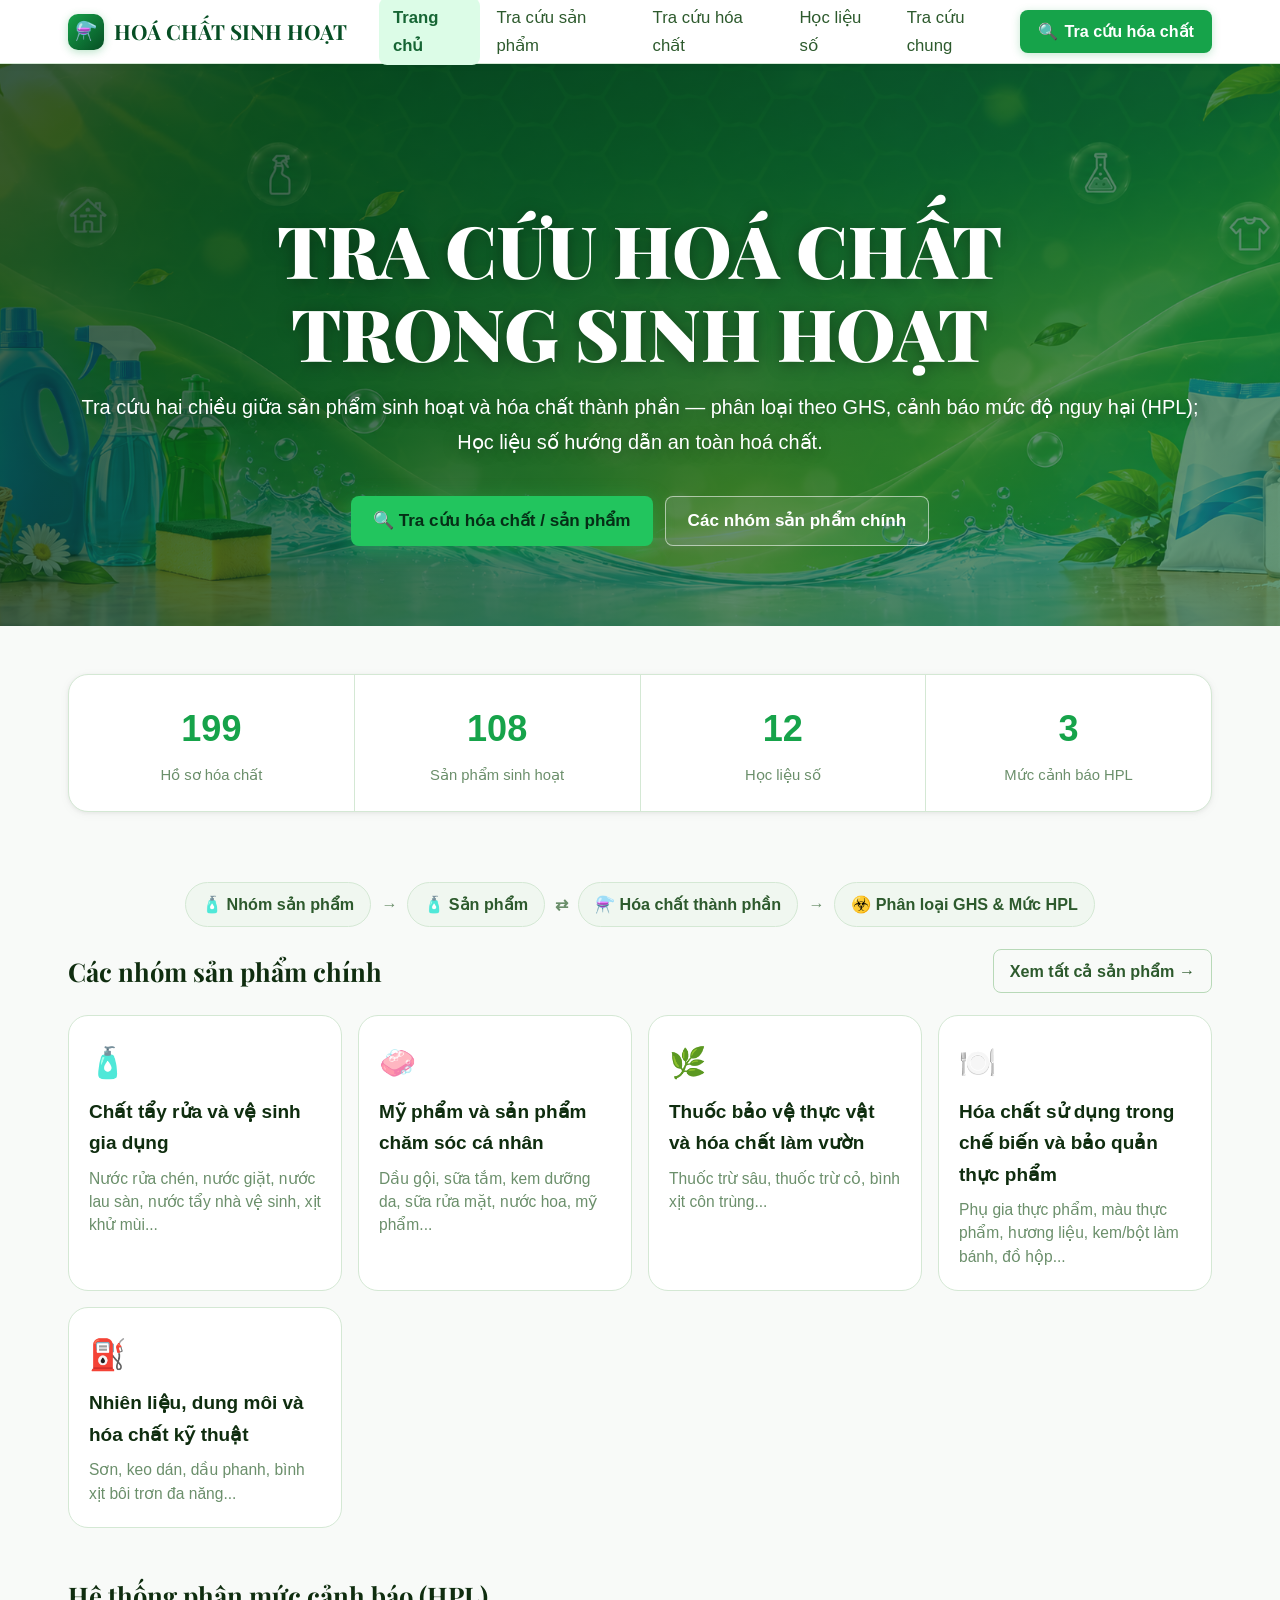
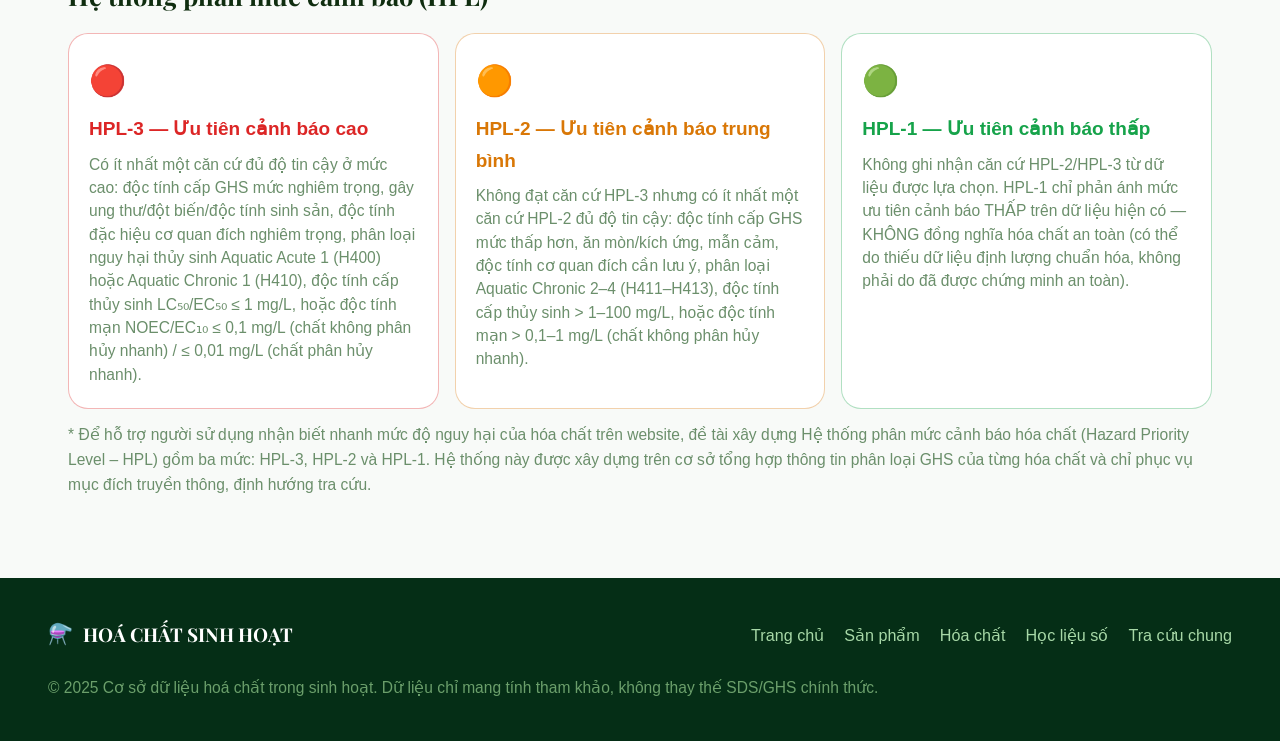
<file: index.html>
<!DOCTYPE html>
<html lang="vi">
<head>
  <meta charset="UTF-8" />
  <meta name="viewport" content="width=device-width, initial-scale=1.0" />
  <title>Hóa Chất Trong Sinh Hoạt — Trang Chủ</title>
  <meta name="description" content="Cơ sở dữ liệu và tra cứu hóa chất trong các sản phẩm sinh hoạt hằng ngày, theo mô hình dữ liệu hai cấp và phân loại GHS/HPL." />
  <link rel="stylesheet" href="css/style.css" />
  <link rel="stylesheet" href="css/home.css" />
  <link rel="stylesheet" href="css/backgrounds.css" />
</head>
<body>
 <div class="visit-counter" id="visitBox">
    👁️ Lượt truy cập: <strong id="visitCount">—</strong>
  </div>
<nav class="navbar">
  <div class="nav-inner">
    <a href="index.html" class="nav-logo">
      <div class="nav-logo-icon">⚗️</div>
      <span class="nav-logo-text">HOÁ CHẤT SINH HOẠT</span>
    </a>
    <ul class="nav-links" id="navLinks">
      <li><a href="index.html" class="active">Trang chủ</a></li>
      <li><a href="products.html">Tra cứu sản phẩm</a></li>
      <li><a href="chemicals.html">Tra cứu hóa chất</a></li>
      <li><a href="resources.html">Học liệu số</a></li>
      <li><a href="search.html">Tra cứu chung</a></li>
    </ul>
    <a href="search.html" class="nav-search-btn">🔍 <span>Tra cứu hóa chất</span></a>
    <button class="nav-toggle" onclick="document.getElementById('navLinks').classList.toggle('open')">☰</button>
  </div>
</nav>

<style>
.hero {
  position: relative;
  overflow: hidden;
}
.hero h1, .hero .hero-desc { color: #fff !important; text-shadow: 0 2px 16px rgba(0,0,0,0.35); }
.hero .btn-outline { color: #fff !important; border-color: rgba(255,255,255,0.55) !important; }
.hero .btn-outline:hover { background: rgba(255,255,255,0.12) !important; }

.hero-honeycomb {
  position: absolute; inset: 0; width: 100%; height: 100%;
  pointer-events: none; z-index: 0; opacity: 0.18;
}
.hero > .container { position: relative; z-index: 1; }

.cat-grid {
  display: grid; grid-template-columns: repeat(auto-fit, minmax(220px, 1fr));
  gap: 16px; margin-top: 8px;
}
.cat-card {
  background: var(--surface); border: 1px solid var(--border); border-radius: var(--radius-lg);
  padding: 22px 20px; text-decoration: none; color: inherit; transition: all .18s;
  display: flex; flex-direction: column; gap: 8px;
}
.cat-card:hover { border-color: var(--green-300); box-shadow: var(--shadow-md); transform: translateY(-2px); }
.cat-card .cat-icon { font-size: 30px; }
.cat-card .cat-name { font-weight: 700; color: var(--text); font-size: 1rem; }
.cat-card .cat-desc { color: var(--muted); font-size: .82rem; line-height: 1.5; }

.flow-strip {
  display: flex; flex-wrap: wrap; align-items: center; justify-content: center;
  gap: 10px; padding: 22px 0; color: var(--text2); font-size: .85rem; font-weight: 600;
}
.flow-strip span.step {
  background: var(--surface2); border: 1px solid var(--border); border-radius: 100px;
  padding: 8px 16px;
}
.flow-strip span.arrow { color: var(--muted); }
</style>

<section class="hero">
  <svg class="hero-honeycomb" xmlns="http://www.w3.org/2000/svg" width="100%" height="100%">
    <defs>
      <pattern id="hex" x="0" y="0" width="90" height="104" patternUnits="userSpaceOnUse">
        <polygon points="45,2 83,23 83,65 45,86 7,65 7,23" fill="none" stroke="#a8f0c0" stroke-width="1.5"/>
        <polygon points="90,54 128,75 128,117 90,138 52,117 52,75" fill="none" stroke="#a8f0c0" stroke-width="1.5"/>
        <polygon points="0,54 38,75 38,117 0,138 -38,117 -38,75" fill="none" stroke="#a8f0c0" stroke-width="1.5"/>
      </pattern>
      <pattern id="hexdots" x="0" y="0" width="90" height="104" patternUnits="userSpaceOnUse">
        <circle cx="45" cy="2"  r="2.5" fill="#dcfce7"/>
        <circle cx="83" cy="23" r="2.5" fill="#dcfce7"/>
        <circle cx="83" cy="65" r="2.5" fill="#dcfce7"/>
        <circle cx="45" cy="86" r="2.5" fill="#dcfce7"/>
        <circle cx="7"  cy="65" r="2.5" fill="#dcfce7"/>
        <circle cx="7"  cy="23" r="2.5" fill="#dcfce7"/>
      </pattern>
    </defs>
    <rect width="100%" height="100%" fill="url(#hex)"/>
    <rect width="100%" height="100%" fill="url(#hexdots)" opacity="0.7"/>
  </svg>

  <div class="container">
    <h1>TRA CỨU HOÁ CHẤT<br/>TRONG SINH HOẠT</h1>
    <p class="hero-desc">Tra cứu hai chiều giữa sản phẩm sinh hoạt và hóa chất thành phần — phân loại theo GHS,
      cảnh báo mức độ nguy hại (HPL);<br/> Học liệu số hướng dẫn an toàn hoá chất.</p>
    <div class="hero-actions">
      <a href="search.html" class="btn btn-primary">🔍 Tra cứu hóa chất / sản phẩm</a>
      <a href="#categories" class="btn btn-outline">Các nhóm sản phẩm chính</a>
    </div>
  </div>
</section>

<div class="container">
  <div class="stats-row">
    <a href="chemicals.html" class="stat-item" style="text-decoration:none;cursor:pointer;transition:opacity .18s;" onmouseover="this.style.opacity='.75'" onmouseout="this.style.opacity='1'"><div class="stat-number" id="statChems">—</div><div class="stat-label">Hồ sơ hóa chất</div></a>
    <a href="products.html" class="stat-item" style="text-decoration:none;cursor:pointer;transition:opacity .18s;" onmouseover="this.style.opacity='.75'" onmouseout="this.style.opacity='1'"><div class="stat-number" id="statProds">—</div><div class="stat-label">Sản phẩm sinh hoạt</div></a>
    <a href="resources.html" class="stat-item" style="text-decoration:none;cursor:pointer;transition:opacity .18s;" onmouseover="this.style.opacity='.75'" onmouseout="this.style.opacity='1'"><div class="stat-number" id="statRes">—</div><div class="stat-label">Học liệu số</div></a>
    <div class="stat-item"><div class="stat-number">3</div><div class="stat-label">Mức cảnh báo HPL</div></div>
  </div>
</div>

<!-- LUỒNG TRA CỨU 2 CHIỀU -->
<div class="container">
  <div class="flow-strip">
    <span class="step">🧴 Nhóm sản phẩm</span><span class="arrow">→</span>
    <span class="step">🧴 Sản phẩm</span><span class="arrow">⇄</span>
    <span class="step">⚗️ Hóa chất thành phần</span><span class="arrow">→</span>
    <span class="step">☣️ Phân loại GHS &amp; Mức HPL</span>
  </div>
</div>

<!-- 5 NHÓM SẢN PHẨM -->
<div class="container" id="categories">
  <div class="articles-section">
    <div class="articles-header">
      <h2>Các nhóm sản phẩm chính</h2>
      <a href="products.html" class="btn btn-outline" style="font-size:.85rem;padding:8px 16px">Xem tất cả sản phẩm →</a>
    </div>
    <div class="cat-grid" id="catGrid"></div>
  </div>
</div>

<!-- GIỚI THIỆU HỆ THỐNG PHÂN MỨC HPL -->
<div class="container">
  <div class="articles-section">
    <div class="articles-header"><h2>Hệ thống phân mức cảnh báo (HPL)</h2></div>
    <div class="cat-grid" id="hplGrid"></div>
    <p style="color:var(--muted);font-size:.82rem;margin-top:14px;line-height:1.6">
      * Để hỗ trợ người sử dụng nhận biết nhanh mức độ nguy hại của hóa chất trên website,
       đề tài xây dựng Hệ thống phân mức cảnh báo hóa chất (Hazard Priority Level – HPL) 
       gồm ba mức: HPL-3, HPL-2 và HPL-1. 
       Hệ thống này được xây dựng trên cơ sở tổng hợp thông tin phân loại GHS của từng hóa chất 
       và chỉ phục vụ mục đích truyền thông, định hướng tra cứu.
    </p>
  </div>
</div>

<footer>
  <div class="footer-inner">
    <div class="footer-brand"><span style="font-size:20px">⚗️</span><span class="footer-brand-name">HOÁ CHẤT SINH HOẠT</span></div>
    <ul class="footer-links">
      <li><a href="index.html">Trang chủ</a></li>
      <li><a href="products.html">Sản phẩm</a></li>
      <li><a href="chemicals.html">Hóa chất</a></li>
      <li><a href="resources.html">Học liệu số</a></li>
      <li><a href="search.html">Tra cứu chung</a></li>
    </ul>
    <p class="footer-copy">© 2025 Cơ sở dữ liệu hoá chất trong sinh hoạt. Dữ liệu chỉ mang tính tham khảo, không thay thế SDS/GHS chính thức.</p>
  </div>
</footer>
<div class="container">
  
</div>

<script src="js/data.js"></script>
<script src="js/resources-data.js"></script>
<script>
document.getElementById('statChems').textContent = CHEMICALS.length;
document.getElementById('statProds').textContent = PRODUCTS.length;
document.getElementById('statRes').textContent   = CHEMICAL_RESOURCES.length;

document.getElementById('catGrid').innerHTML = CATEGORIES.map(cat => `
  <a href="products.html" class="cat-card">
    <div class="cat-icon">${cat.icon}</div>
    <div class="cat-name">${cat.CategoryName}</div>
    <div class="cat-desc">${cat.Description}</div>
  </a>
`).join('');

document.getElementById('hplGrid').innerHTML = HPL_LEVELS
  .filter(h => h.HPLLevelID > 0).slice().sort((a,b) => b.HPLLevelID - a.HPLLevelID)
  .map(h => `
    <div class="cat-card" style="border-color:${h.ColorCode}55">
      <div class="cat-icon">${h.icon}</div>
      <div class="cat-name" style="color:${h.ColorCode}">${h.HPLCode} — ${h.LevelName}</div>
      <div class="cat-desc">${h.Description}</div>
    </div>
`).join('');
</script>
</body>
<script>
(function () {
  var CODE = 'hoachatsinhhoat';   // ← thay bằng mã GoatCounter của bạn
  var box = document.getElementById('visitBox');
  var el  = document.getElementById('visitCount');
  function load() {
    fetch('https://' + CODE + '.goatcounter.com/counter/TOTAL.json')
      .then(function (r) { return r.json(); })
      .then(function (d) { el.textContent = d.count || '0'; })
      .catch(function () { box.style.display = 'none'; });   // lỗi thì ẩn khung, không hiện "—"
  }
  setTimeout(load, 1500);
})();
</script>
<script data-goatcounter="https://hoachatsinhhoat.goatcounter.com/count"
        async src="//gc.zgo.at/count.js"></script>
</html>
</file>
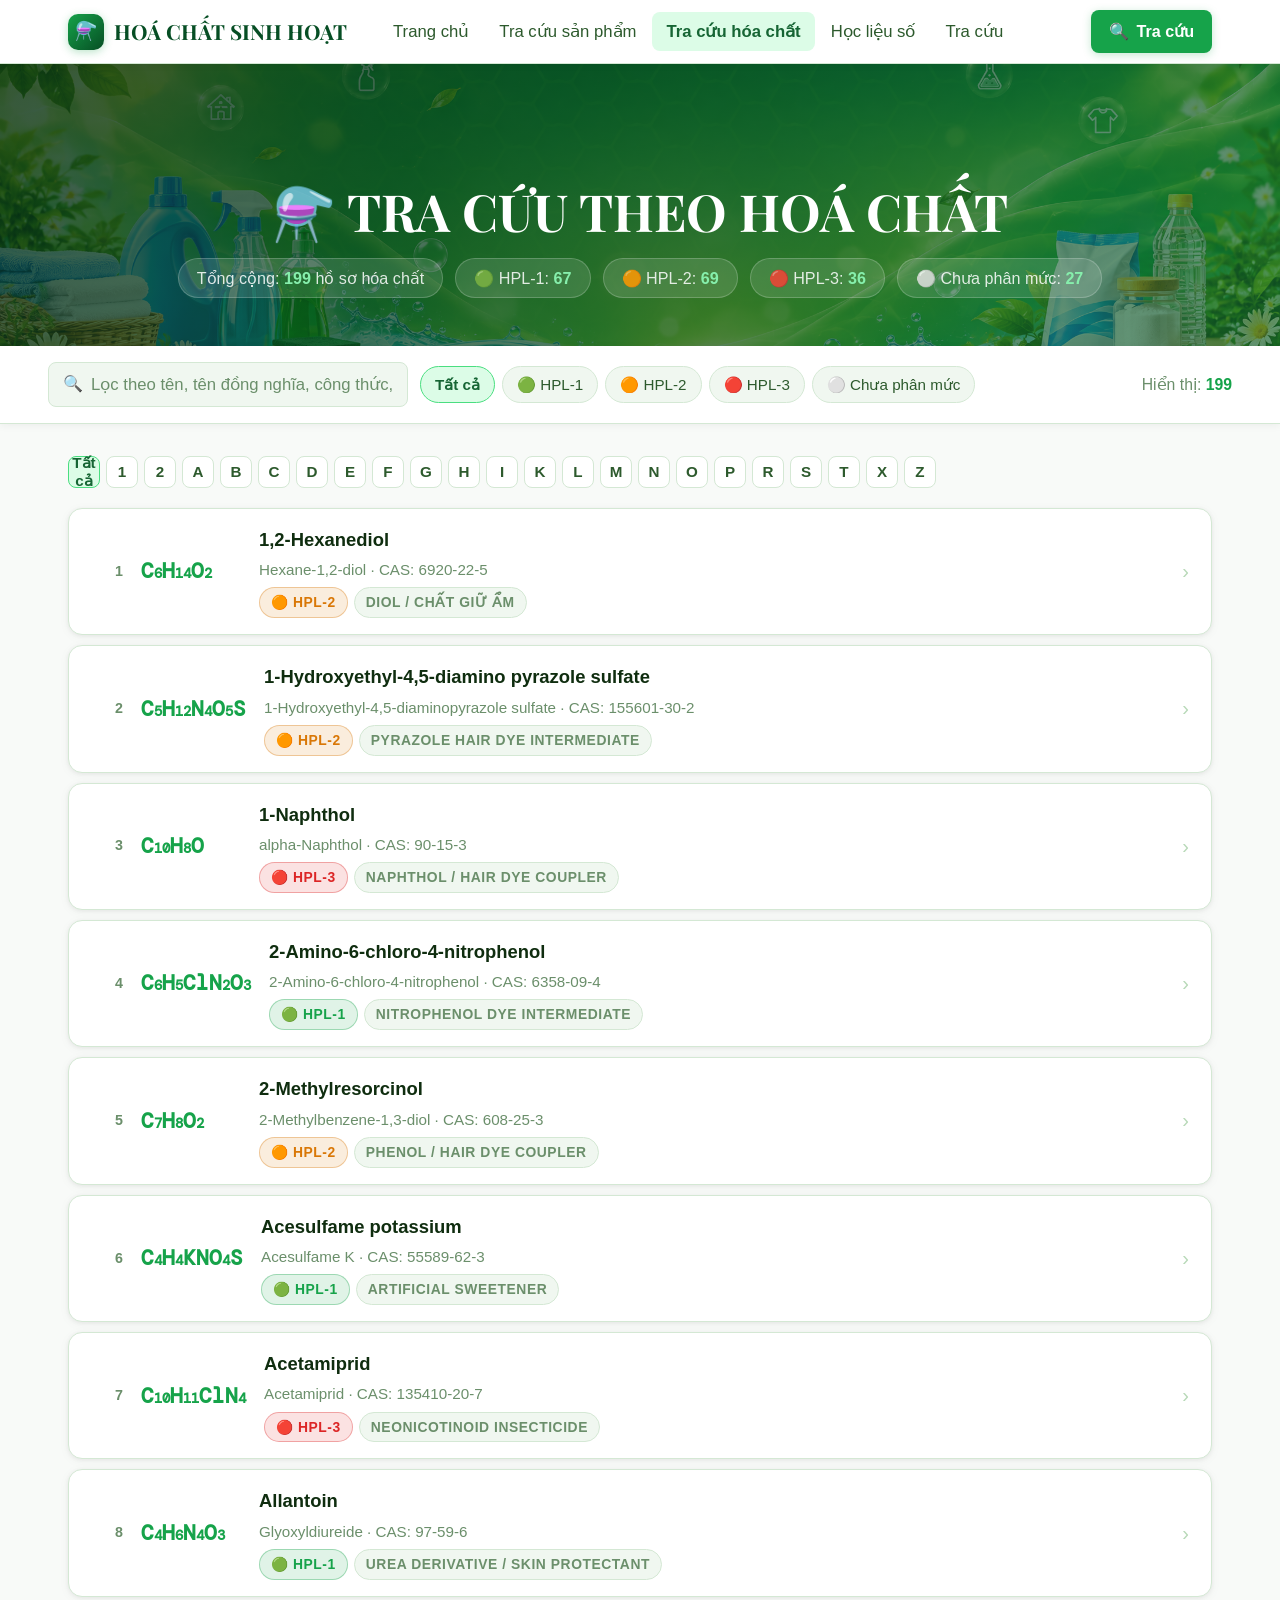
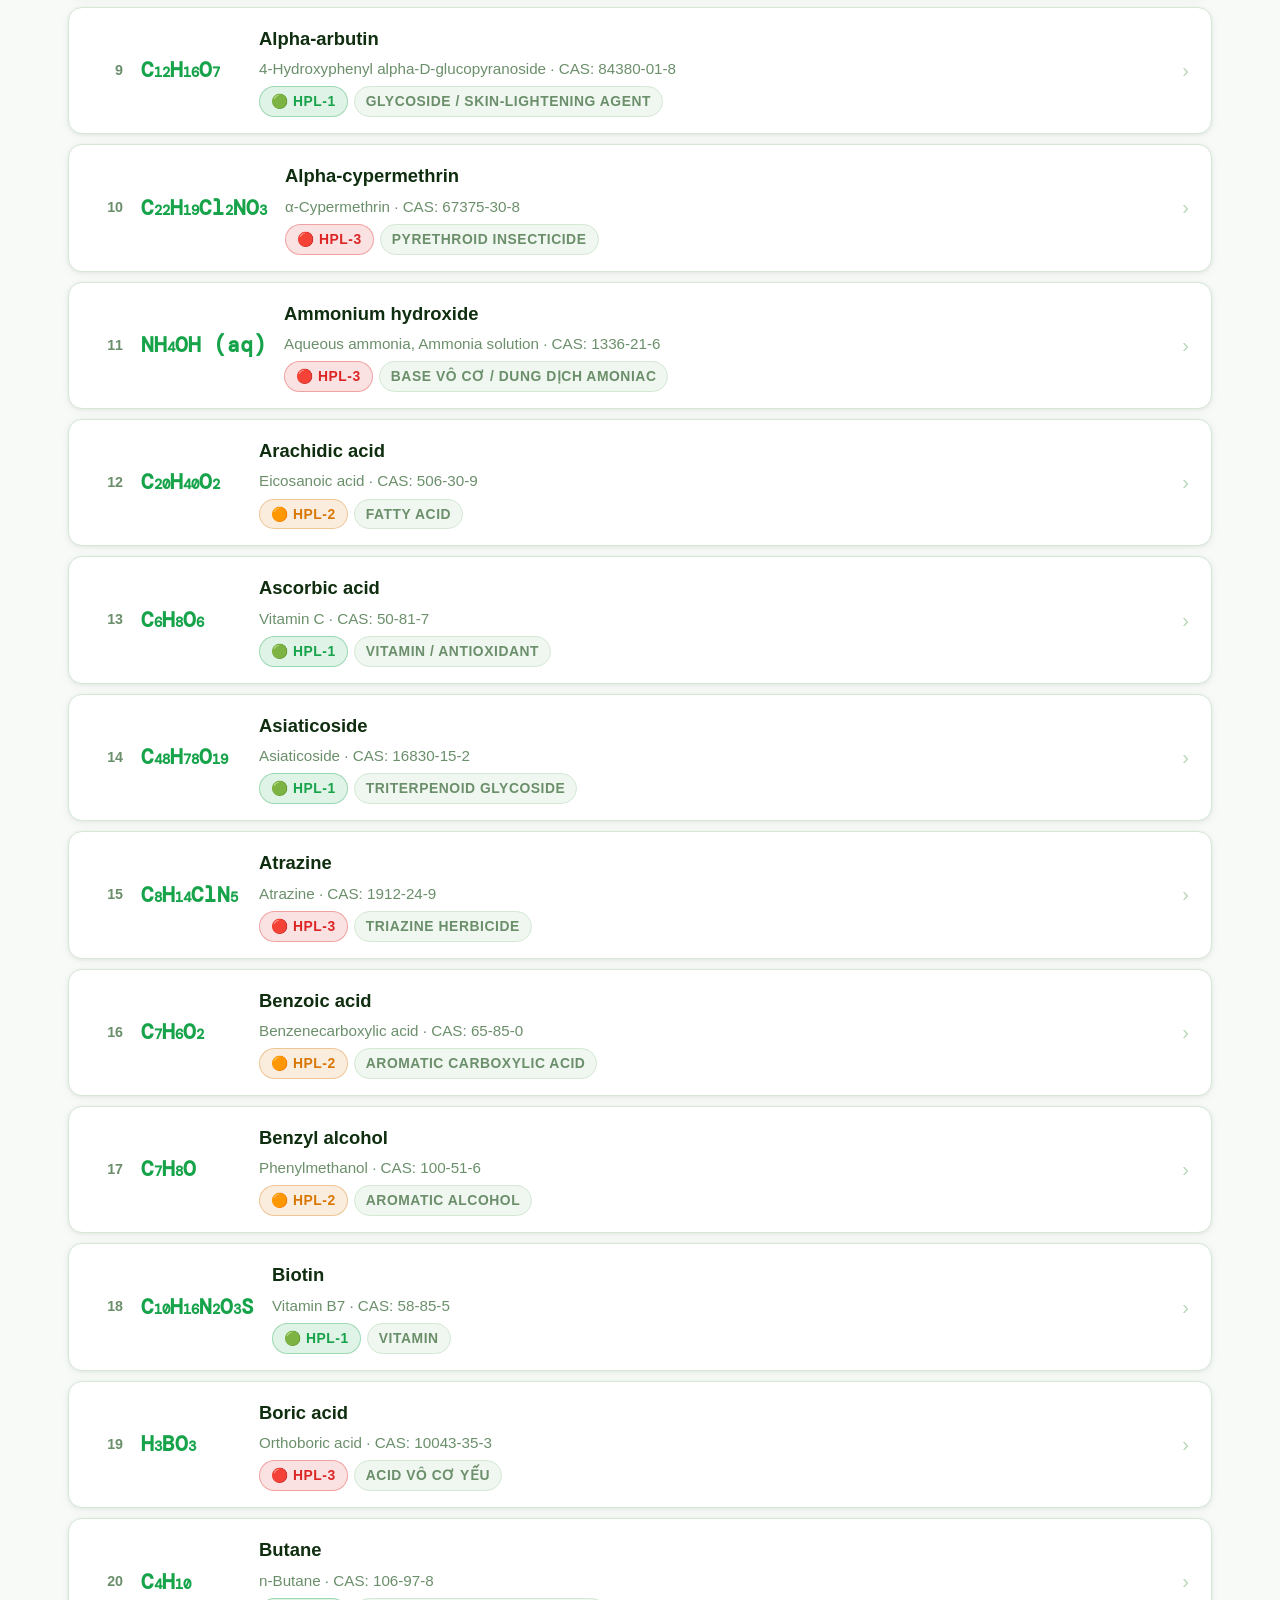
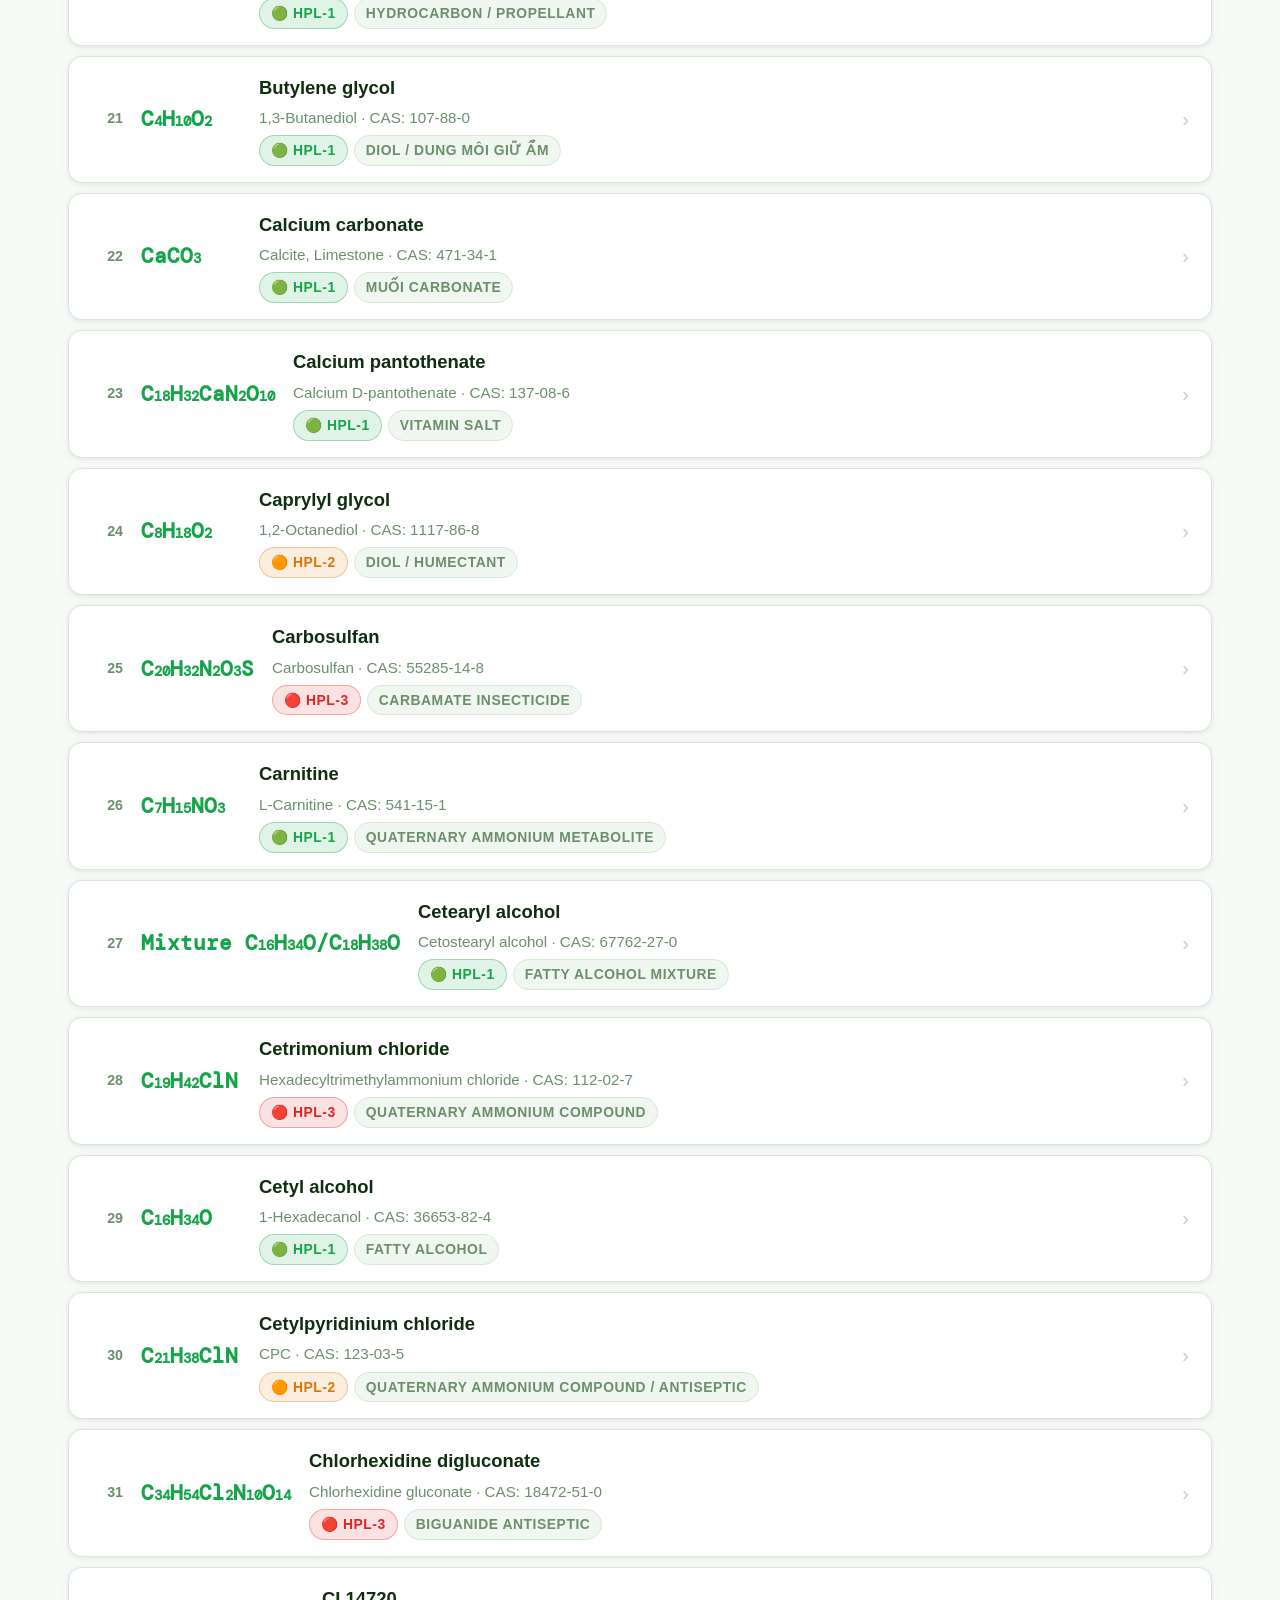
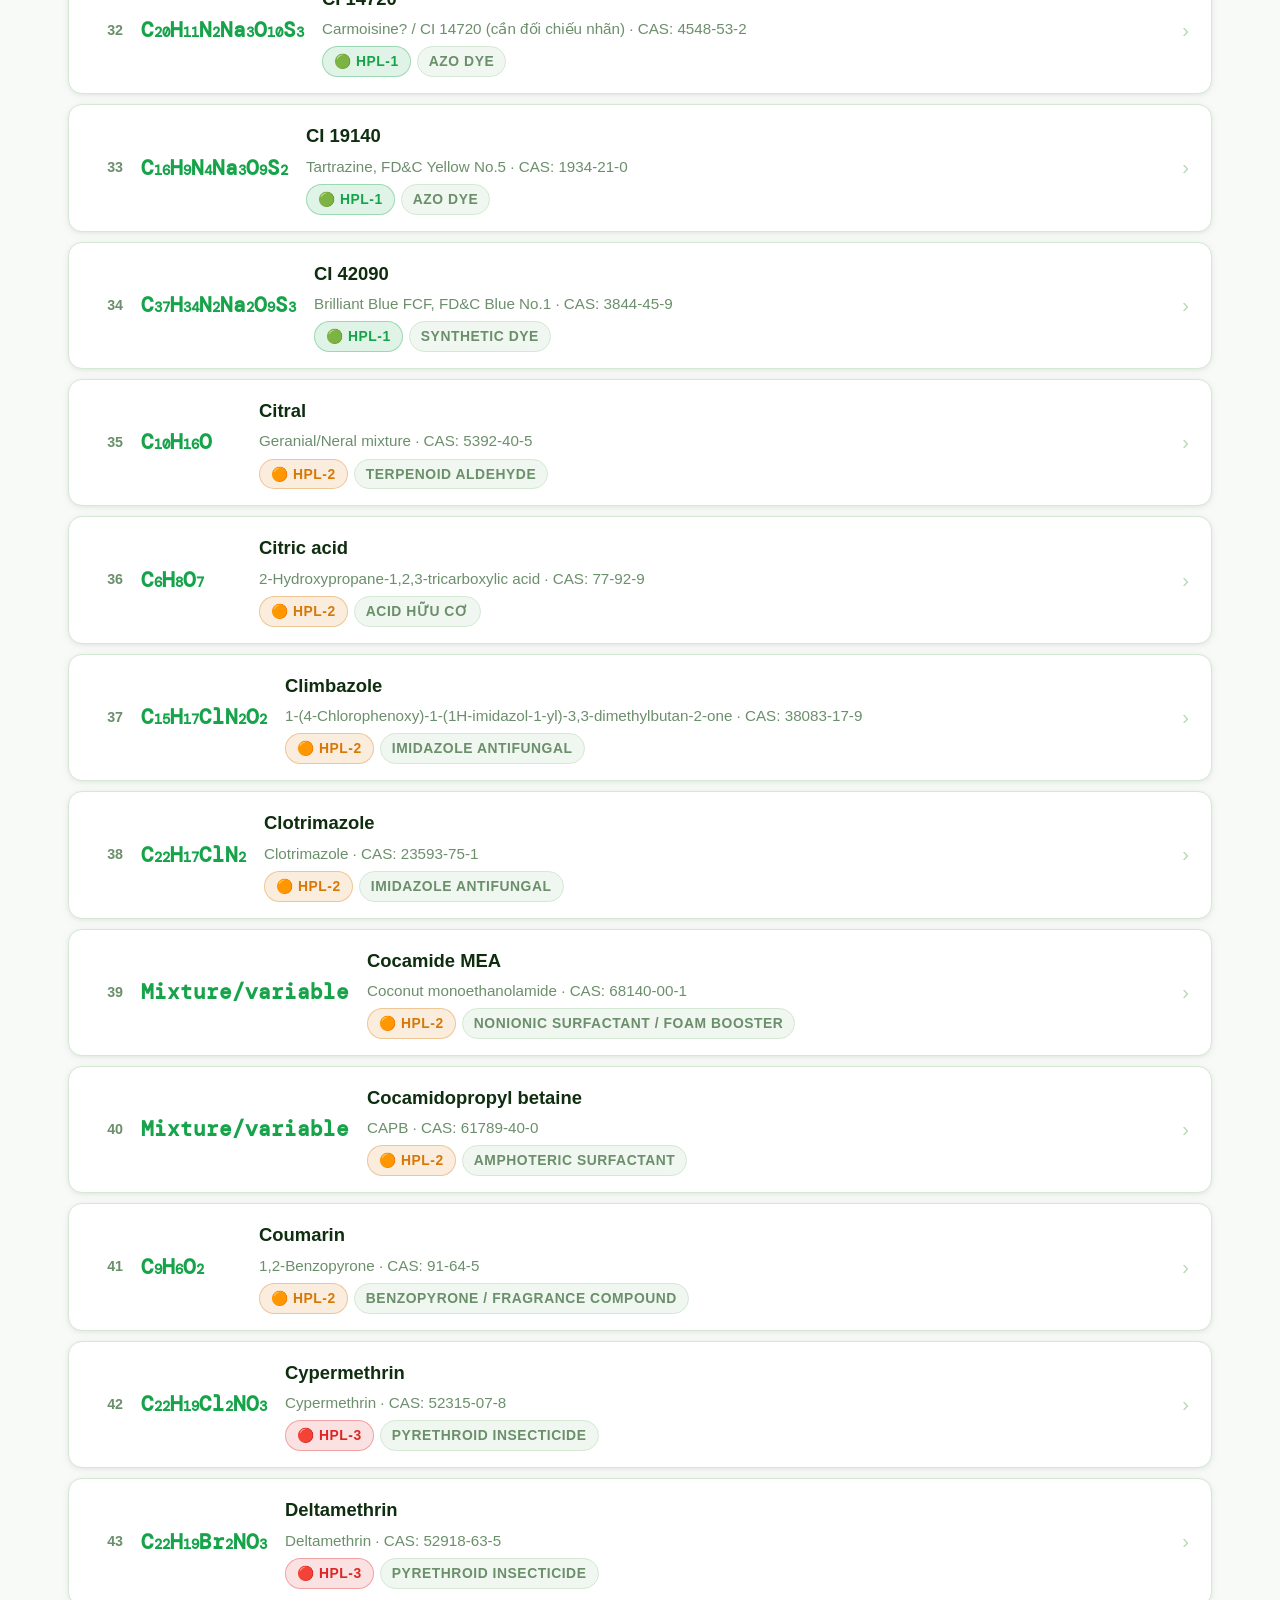
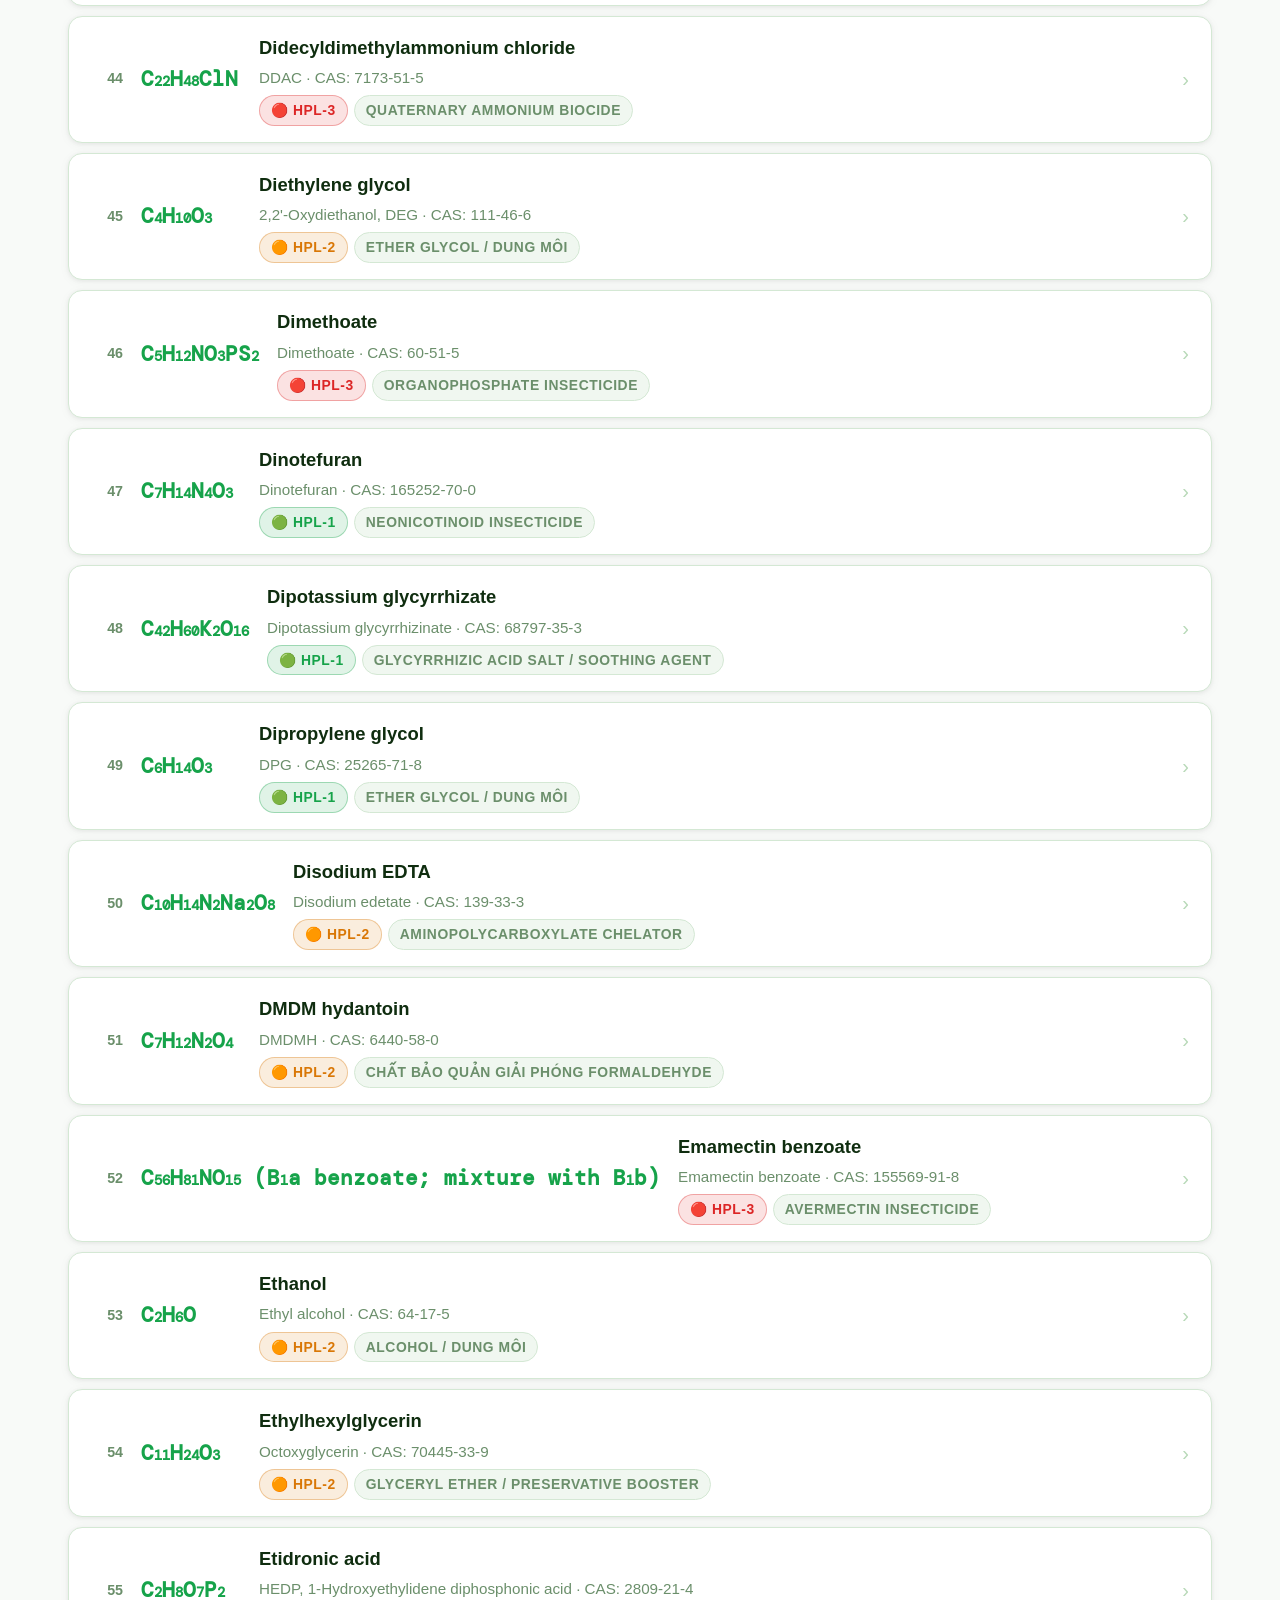
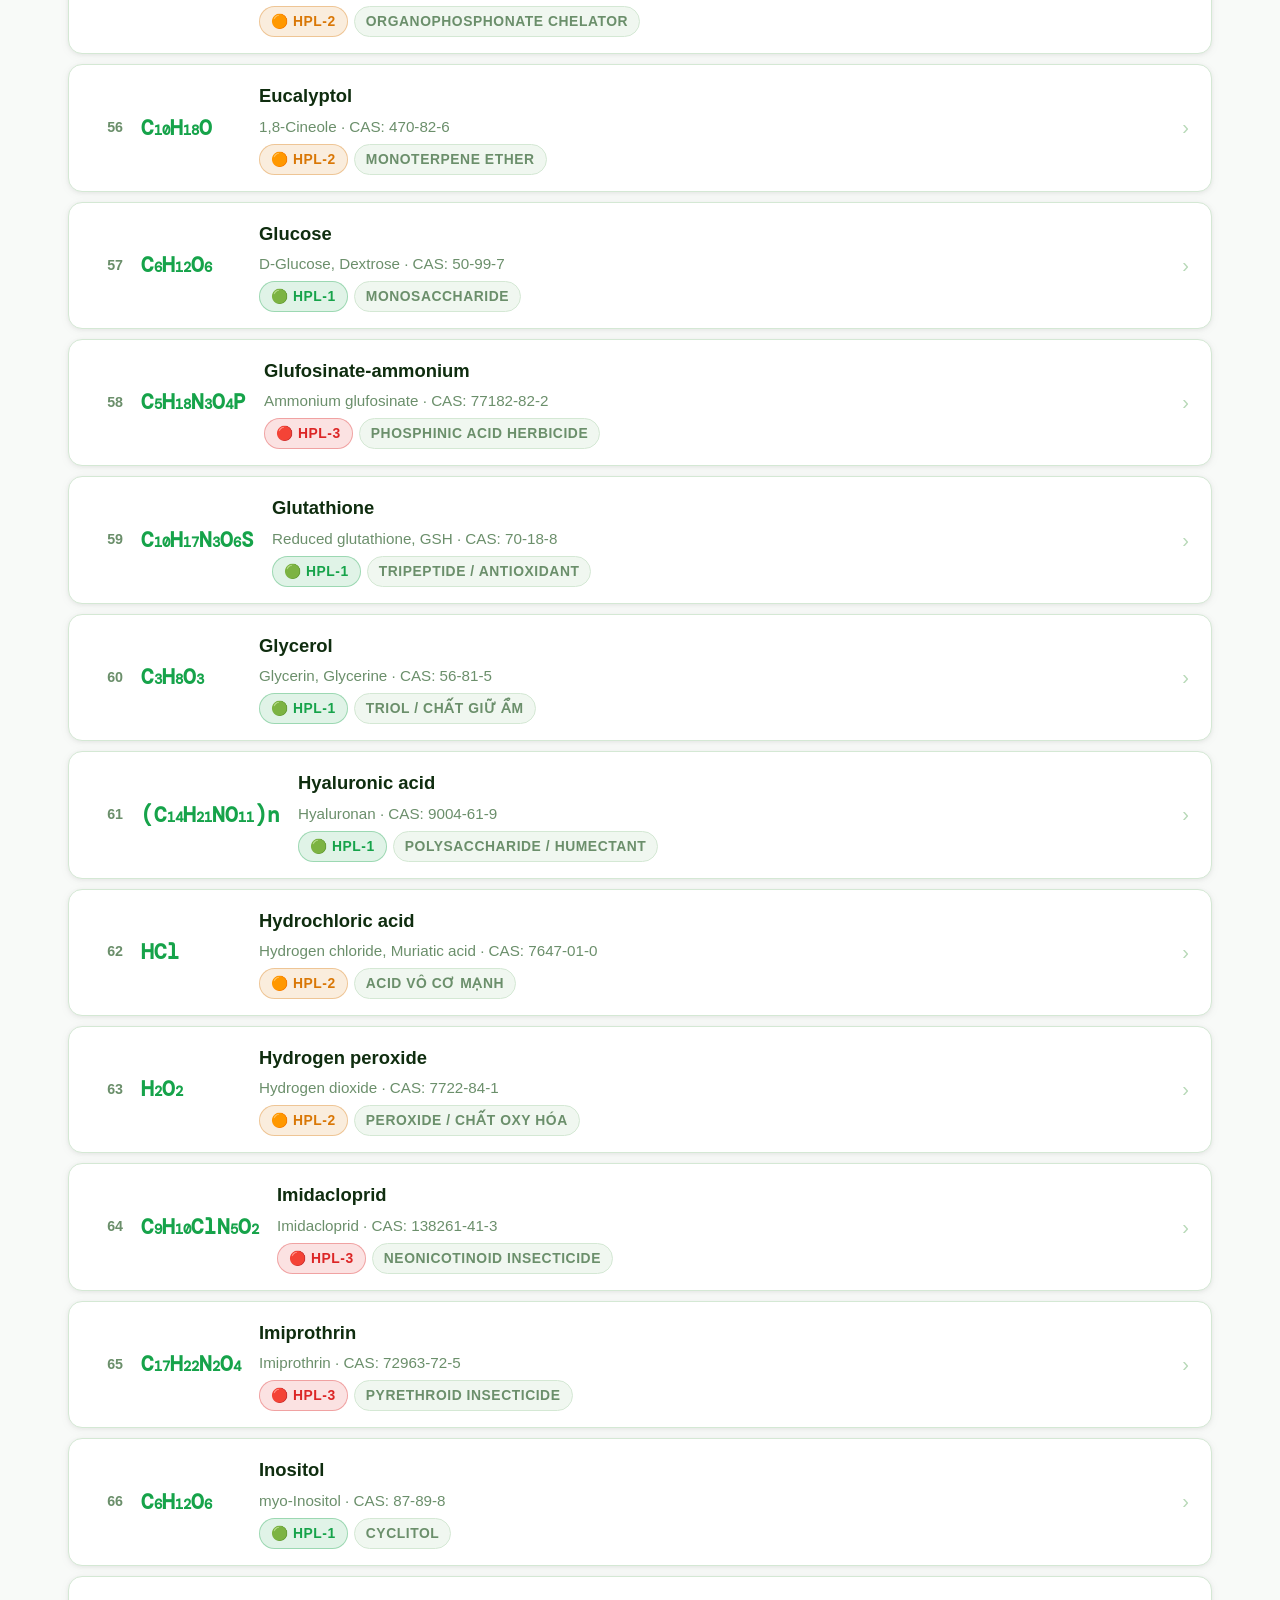
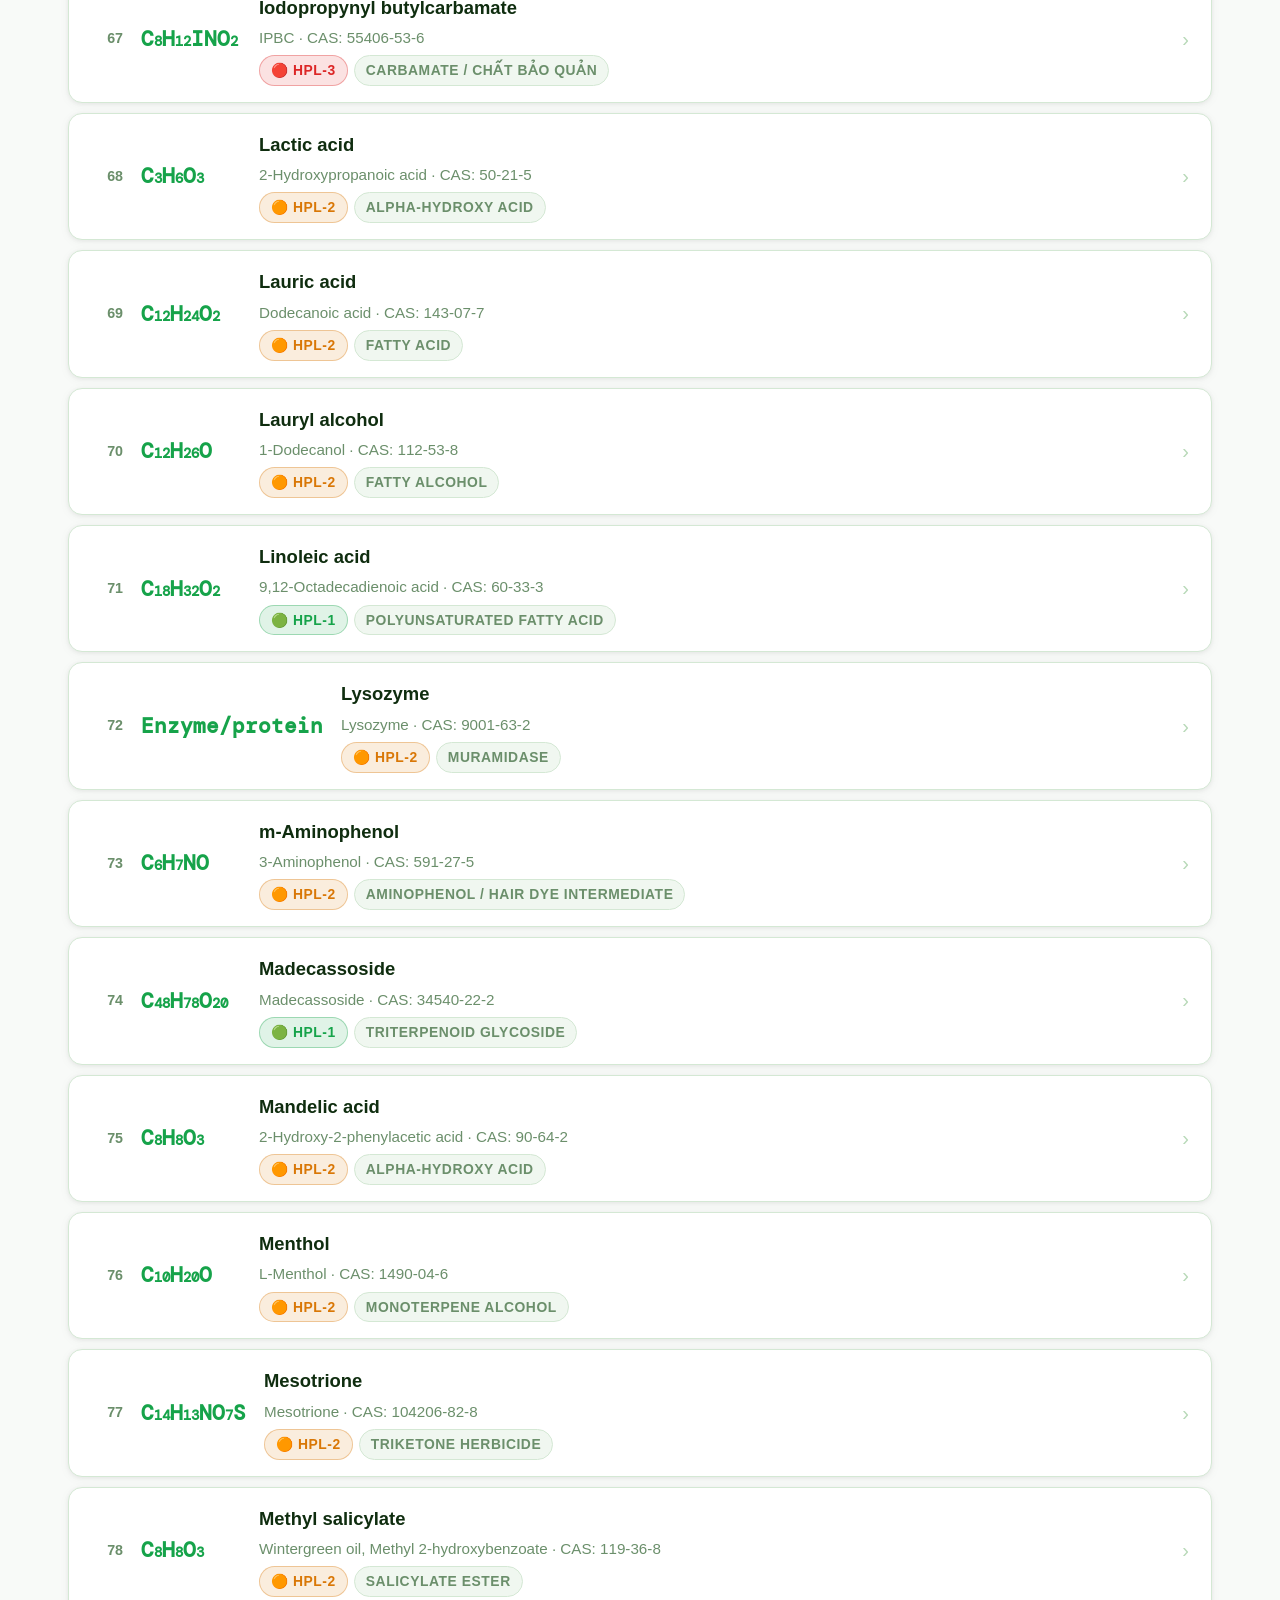
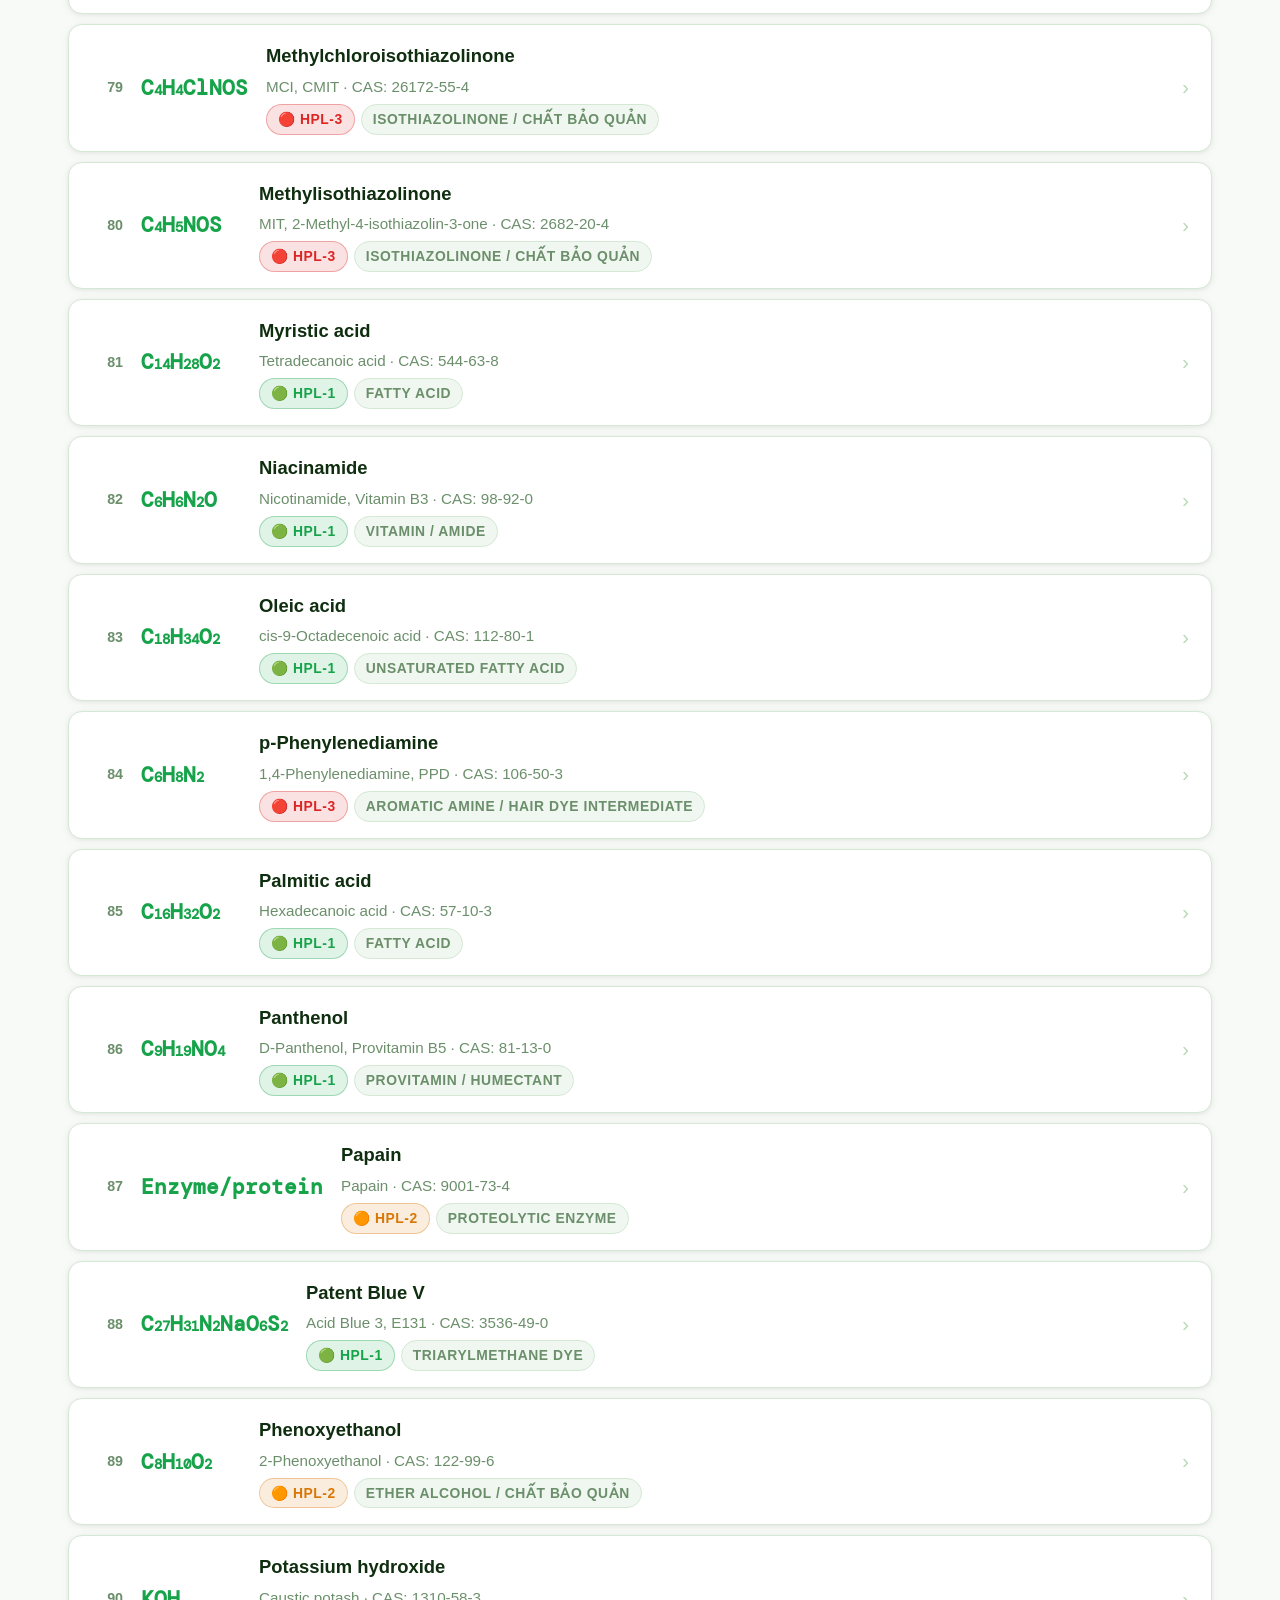
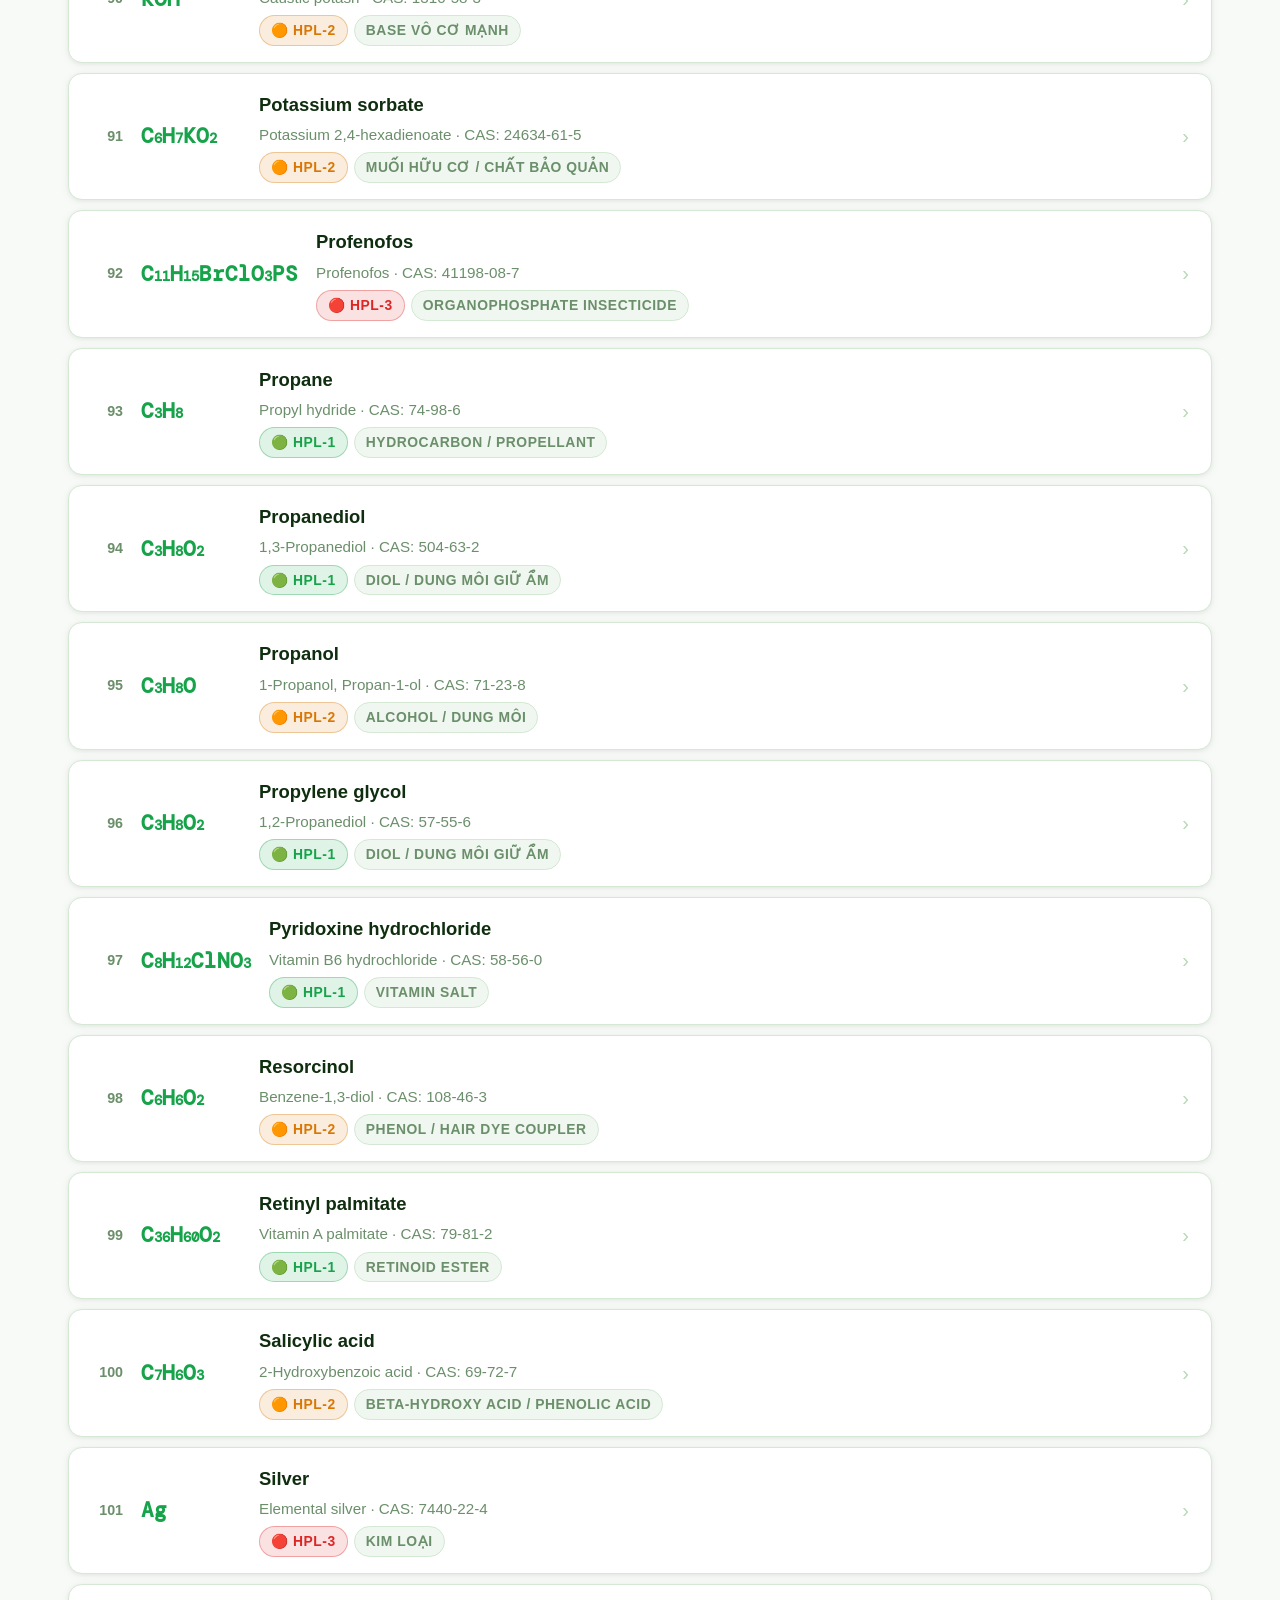
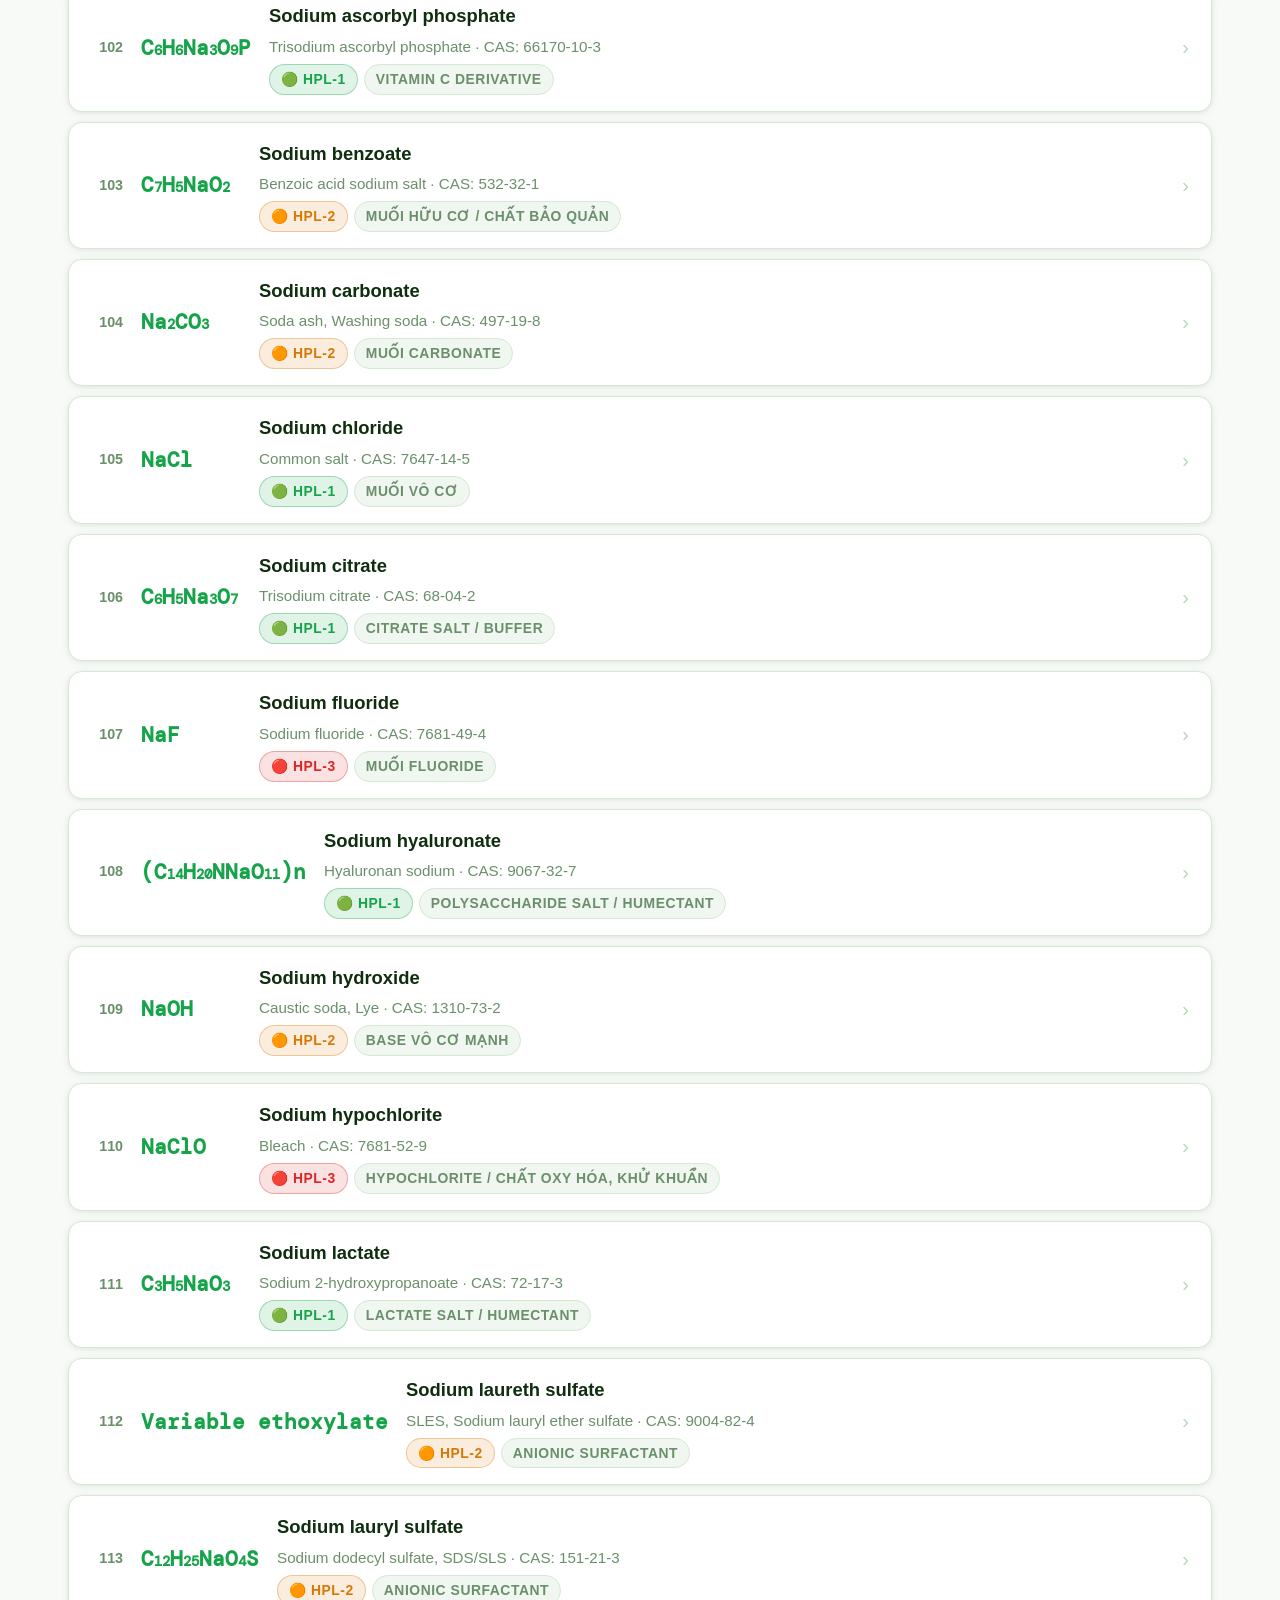
<file: chemicals.html>
<!DOCTYPE html>
<html lang="vi">
<head>
  <meta charset="UTF-8" />
  <meta name="viewport" content="width=device-width, initial-scale=1.0" />
  <title>Cơ Sở Dữ Liệu Hóa Chất — Tra Cứu Hóa Chất Trong Sinh Hoạt</title>
  <link rel="stylesheet" href="css/style.css" />
  <link rel="stylesheet" href="css/list.css" />
  <link rel="stylesheet" href="css/backgrounds.css" />
</head>
<body>

<!-- NAVBAR -->
<nav class="navbar">
  <div class="nav-inner">
    <a href="index.html" class="nav-logo">
      <div class="nav-logo-icon">⚗️</div>
      <span class="nav-logo-text">HOÁ CHẤT SINH HOẠT</span>
    </a>
    <ul class="nav-links" id="navLinks">
      <li><a href="index.html">Trang chủ</a></li>
      <li><a href="products.html">Tra cứu sản phẩm</a></li>
      <li><a href="chemicals.html" class="active">Tra cứu hóa chất</a></li>
      <li><a href="resources.html">Học liệu số</a></li>
      <li><a href="search.html">Tra cứu</a></li>
    </ul>
    <a href="search.html" class="nav-search-btn">🔍 <span>Tra cứu</span></a>
    <button class="nav-toggle" onclick="document.getElementById('navLinks').classList.toggle('open')">☰</button>
  </div>
</nav>

<!-- PAGE HEADER -->
<div class="list-header chem-header">
  <div class="list-header-inner">
    <h1>⚗️ TRA CỨU THEO HOÁ CHẤT</h1>
  
    <p style="font-size:.8rem;margin-top:-18px;opacity:.85"></p>
    <div class="list-stats">
      <span class="list-stat-badge">Tổng cộng: <strong id="totalCount">—</strong> hồ sơ hóa chất</span>
      <span class="list-stat-badge">🟢 HPL-1: <strong id="hpl1Count">—</strong></span>
      <span class="list-stat-badge">🟠 HPL-2: <strong id="hpl2Count">—</strong></span>
      <span class="list-stat-badge">🔴 HPL-3: <strong id="hpl3Count">—</strong></span>
      <span class="list-stat-badge">⚪ Chưa phân mức: <strong id="hpl0Count">—</strong></span>
    </div>
  </div>
</div>

<!-- TOOLBAR -->
<div class="list-toolbar">
  <div class="list-toolbar-inner">
    <div class="list-search">
      <span class="list-search-icon">🔍</span>
      <input type="text" id="filterInput" placeholder="Lọc theo tên, tên đồng nghĩa, công thức, CAS, nhóm hóa chất..." oninput="filterList()" />
    </div>
    <div class="filter-chips">
      <span class="filter-chip active" data-filter="all" onclick="setFilter(this,'all')">Tất cả</span>
      <span class="filter-chip" data-filter="1" onclick="setFilter(this,'1')">🟢 HPL-1</span>
      <span class="filter-chip" data-filter="2" onclick="setFilter(this,'2')">🟠 HPL-2</span>
      <span class="filter-chip" data-filter="3" onclick="setFilter(this,'3')">🔴 HPL-3</span>
      <span class="filter-chip" data-filter="0" onclick="setFilter(this,'0')">⚪ Chưa phân mức</span>
    </div>
    <span class="list-count">Hiển thị: <strong id="showCount">—</strong></span>
  </div>
</div>

<!-- MAIN LIST -->
<div class="list-main">
  <div class="alpha-index" id="alphaIndex"></div>
  <div class="chem-list-grid" id="chemList"></div>
  <div class="list-empty" id="listEmpty" style="display:none">
    <div class="list-empty-icon">🔬</div>
    <p>Không tìm thấy hóa chất phù hợp</p>
  </div>
</div>

<!-- FOOTER -->
<footer>
  <div class="footer-inner">
    <div class="footer-brand"><span>⚗️</span><span class="footer-brand-name">HOÁ CHẤT SINH HOẠT</span></div>
    <ul class="footer-links">
      <li><a href="index.html">Trang chủ</a></li>
      <li><a href="products.html">Sản phẩm</a></li>
      <li><a href="chemicals.html">Hóa chất</a></li>
      <li><a href="resources.html">Học liệu số</a></li>
    </ul>
    <p class="footer-copy">© 2025 Cơ sở dữ liệu hoá chất trong sinh hoạt. Dữ liệu chỉ mang tính tham khảo, không thay thế SDS/GHS chính thức.</p>
  </div>
</footer>

<script src="js/data.js"></script>
<script>
let currentFilter = 'all';
let currentSearch = '';

/* ── Thống kê theo HPL ── */
function updateStats() {
  document.getElementById('totalCount').textContent = CHEMICALS.length;
  document.getElementById('hpl1Count').textContent = CHEMICALS.filter(c => c.HPLLevelID === 1).length;
  document.getElementById('hpl2Count').textContent = CHEMICALS.filter(c => c.HPLLevelID === 2).length;
  document.getElementById('hpl3Count').textContent = CHEMICALS.filter(c => c.HPLLevelID === 3).length;
  document.getElementById('hpl0Count').textContent = CHEMICALS.filter(c => c.HPLLevelID === 0).length;
}

/* ── Chỉ mục A-Z ── */
function buildAlphaIndex() {
  const firstChars = [...new Set(CHEMICALS.map(c => c.ChemicalName[0].toUpperCase()))].sort();
  const el = document.getElementById('alphaIndex');
  el.innerHTML = `<button class="alpha-btn active" onclick="jumpTo(this,'')">Tất cả</button>` +
    firstChars.map(ch => `<button class="alpha-btn" onclick="jumpTo(this,'${ch}')">${ch}</button>`).join('');
}

function jumpTo(btn, char) {
  document.querySelectorAll('.alpha-btn').forEach(b => b.classList.remove('active'));
  btn.classList.add('active');
  if (!char) { window.scrollTo({top:0,behavior:'smooth'}); return; }
  const items = document.querySelectorAll('.chem-list-item');
  for (const item of items) {
    if (item.dataset.firstChar === char) {
      item.scrollIntoView({behavior:'smooth', block:'center'});
      break;
    }
  }
}

function norm(s){ return(s||'').toLowerCase().normalize('NFD').replace(/[\u0300-\u036f]/g,'').replace(/đ/gi,'d'); }

/* ── Render danh sách ── */
function render() {
  const q = norm(currentSearch.trim());
  const filtered = CHEMICALS.filter(c => {
    const matchHPL = currentFilter === 'all' || c.HPLLevelID === parseInt(currentFilter);
    const matchQ = !q ||
      norm(c.ChemicalName).includes(q) ||
      (c.Synonyms||[]).some(s => norm(s).includes(q)) ||
      norm(c.Formula).includes(q) ||
      (c.CASNumber||'').includes(currentSearch.trim()) ||
      norm(c.ChemicalGroup).includes(q);
    return matchHPL && matchQ;
  });

  document.getElementById('showCount').textContent = filtered.length;
  const empty = document.getElementById('listEmpty');
  const list  = document.getElementById('chemList');

  if (!filtered.length) { list.innerHTML=''; empty.style.display='block'; return; }
  empty.style.display = 'none';

  list.innerHTML = filtered.map((c, i) => {
    return `
    <a class="chem-list-item" href="chemical.html?id=${c.ChemicalID}" data-first-char="${c.ChemicalName[0].toUpperCase()}">
      <span class="chem-list-num">${i+1}</span>
      <span class="chem-list-formula">${formatFormula(c.Formula)}</span>
      <div class="chem-list-info">
        <div class="chem-list-name">${c.ChemicalName}</div>
        <div class="chem-list-sub">${[(c.Synonyms||[]).join(', '), c.CASNumber ? 'CAS: '+c.CASNumber : ''].filter(Boolean).join(' · ')}</div>
        <div class="chem-list-tags">
          ${hplBadgeHTML(c.HPLLevelID)}${c.IsNew ? '<span class="badge badge-muted" style="font-size:.68rem">Mới bổ sung</span>' : ''}
          ${c.ChemicalGroup ? `<span class="badge badge-muted">${c.ChemicalGroup}</span>` : ''}
        </div>
      </div>
      <span class="chem-list-arrow">›</span>
    </a>
  `;
  }).join('');
}

function filterList() {
  currentSearch = document.getElementById('filterInput').value;
  render();
}

function setFilter(el, val) {
  document.querySelectorAll('.filter-chip').forEach(c => c.classList.remove('active'));
  el.classList.add('active');
  currentFilter = val;
  render();
}

/* ── Init ── */
updateStats();
buildAlphaIndex();
render();
</script>
</body>
<script data-goatcounter="https://hoachatsinhhoat.goatcounter.com/count"
        async src="//gc.zgo.at/count.js"></script>
</html>
</file>
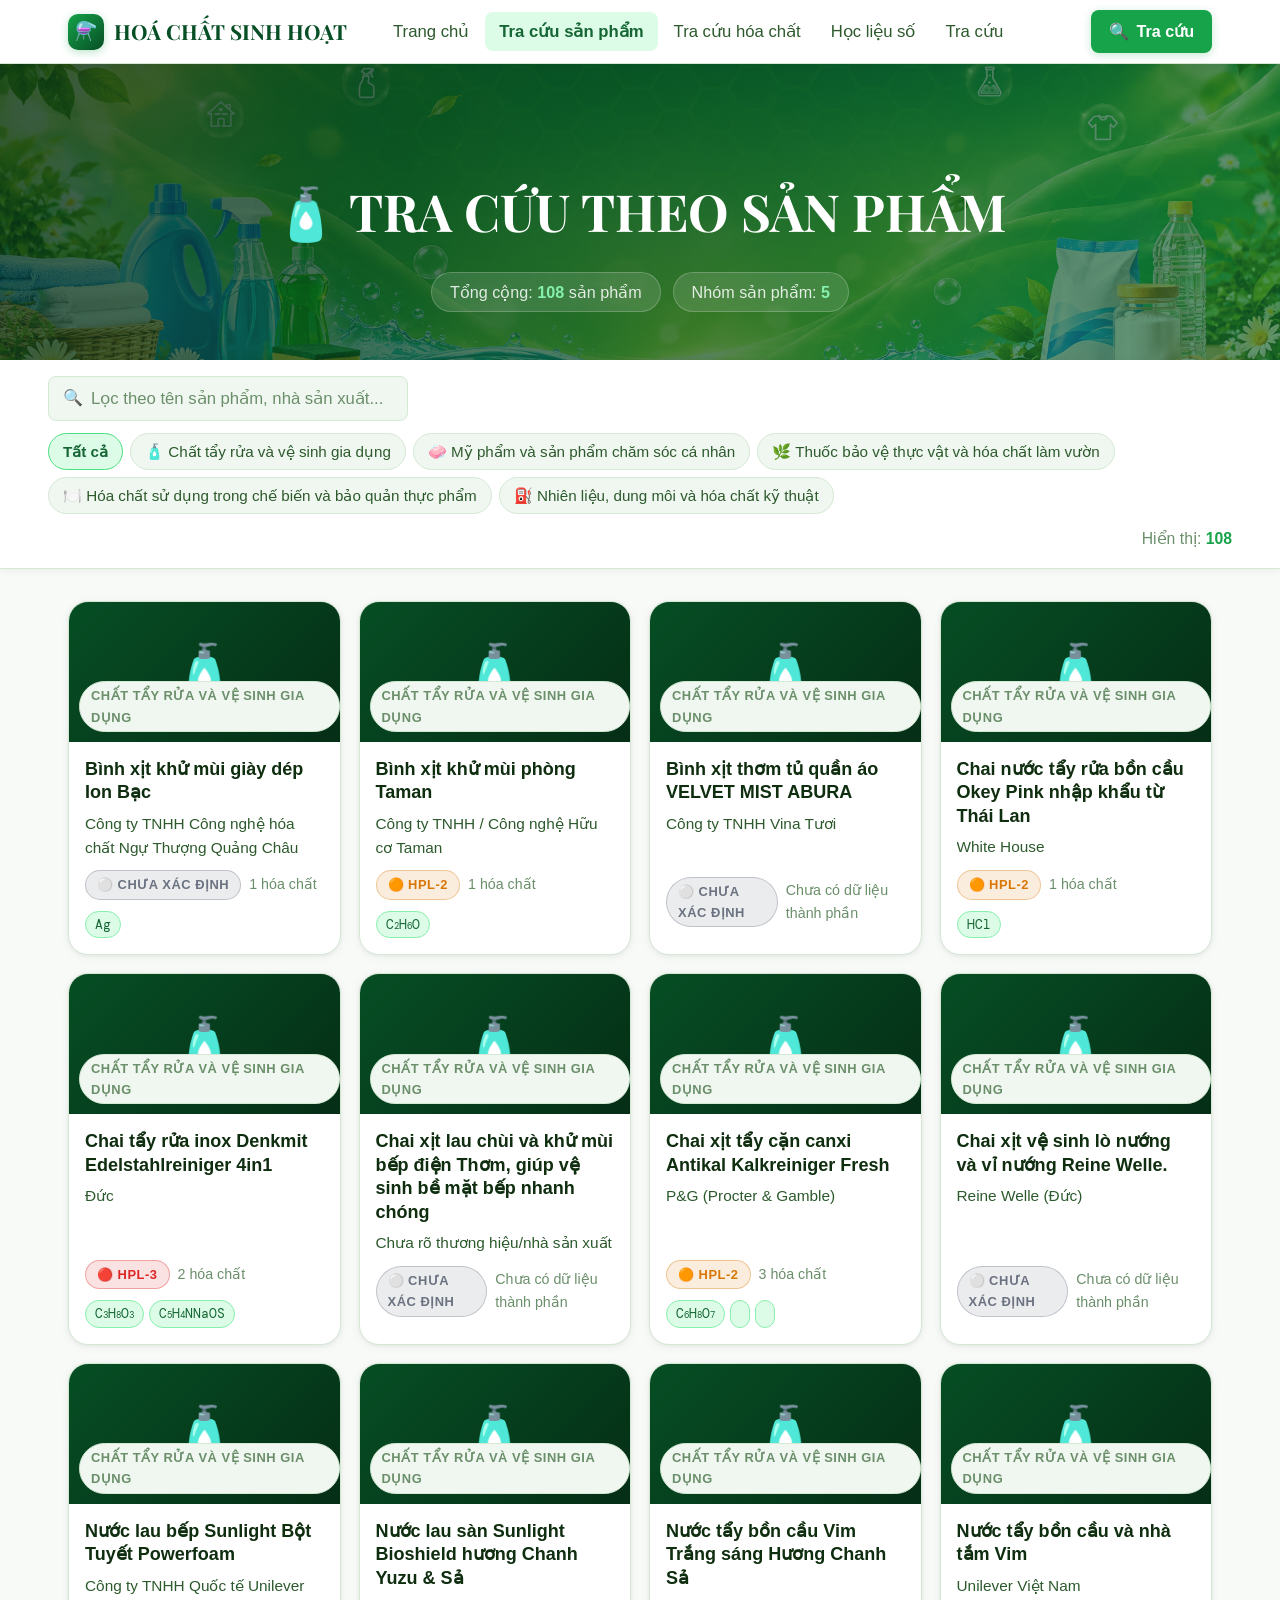
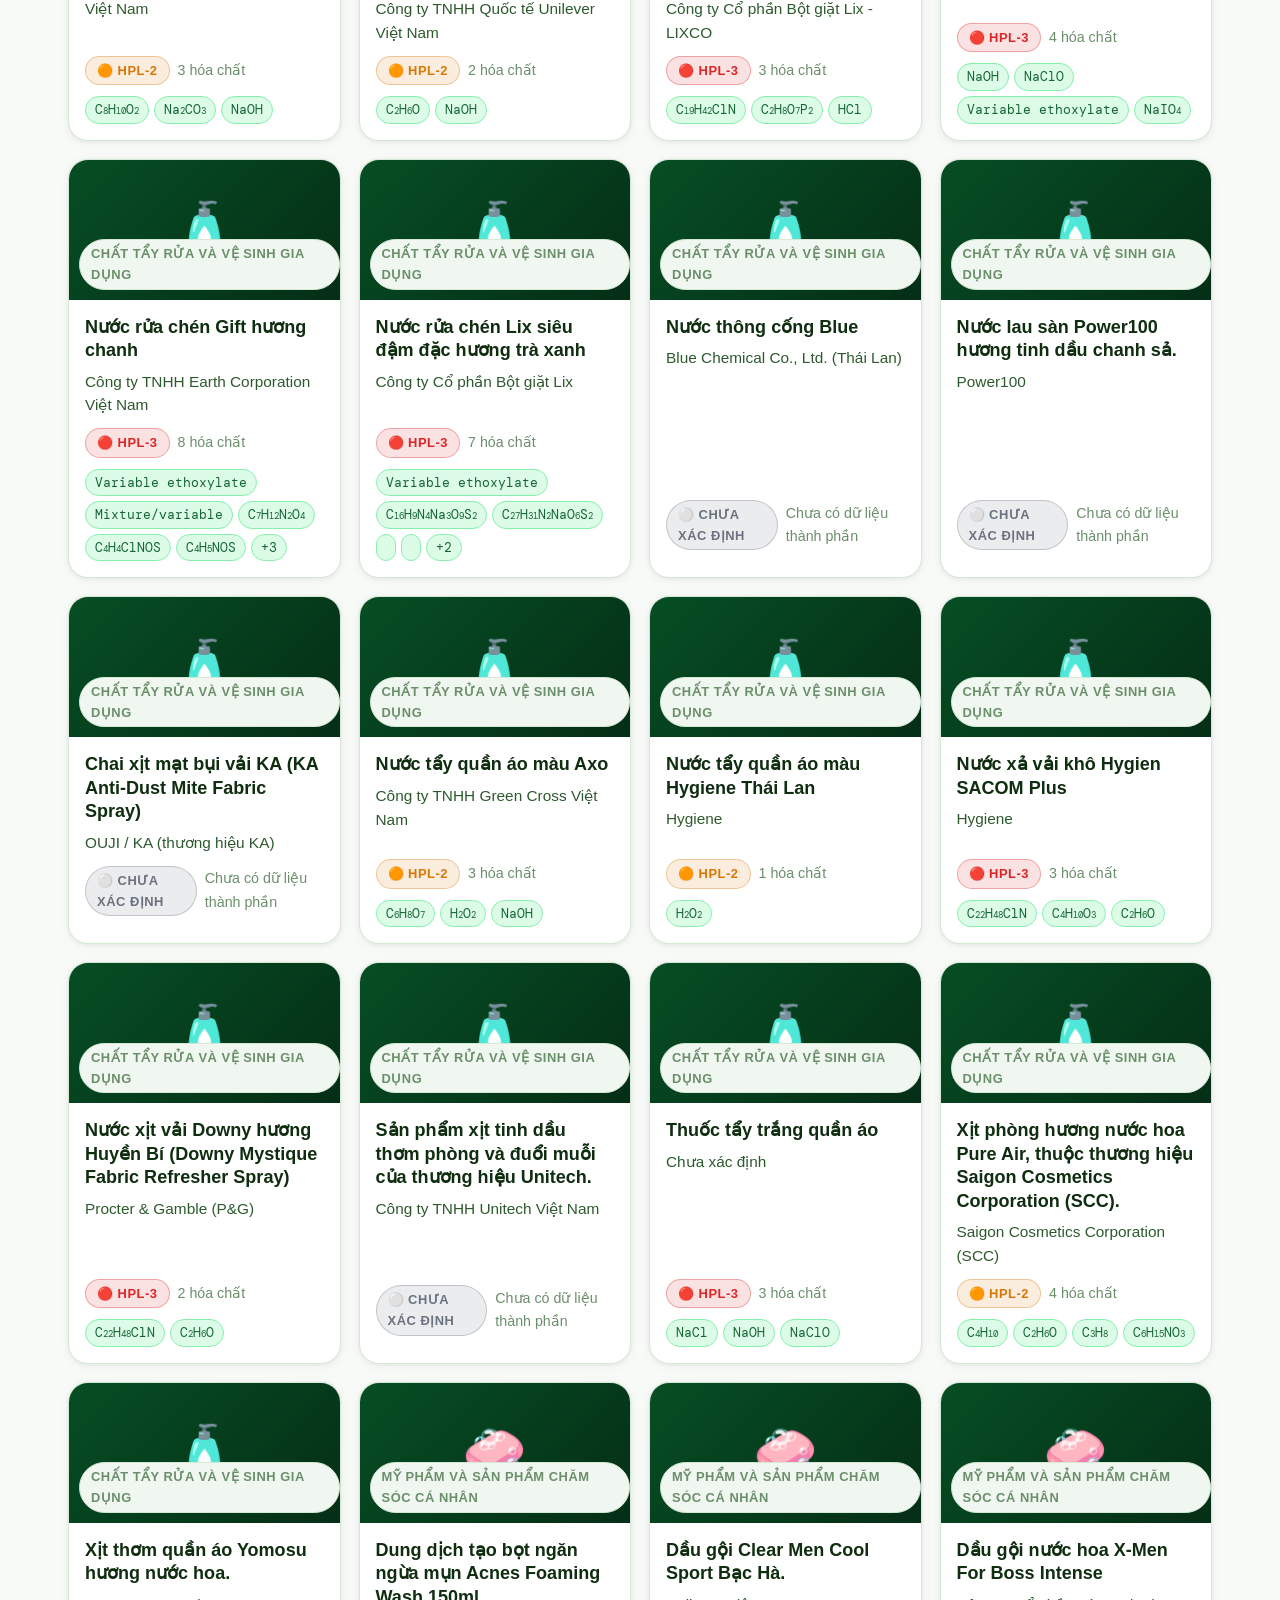
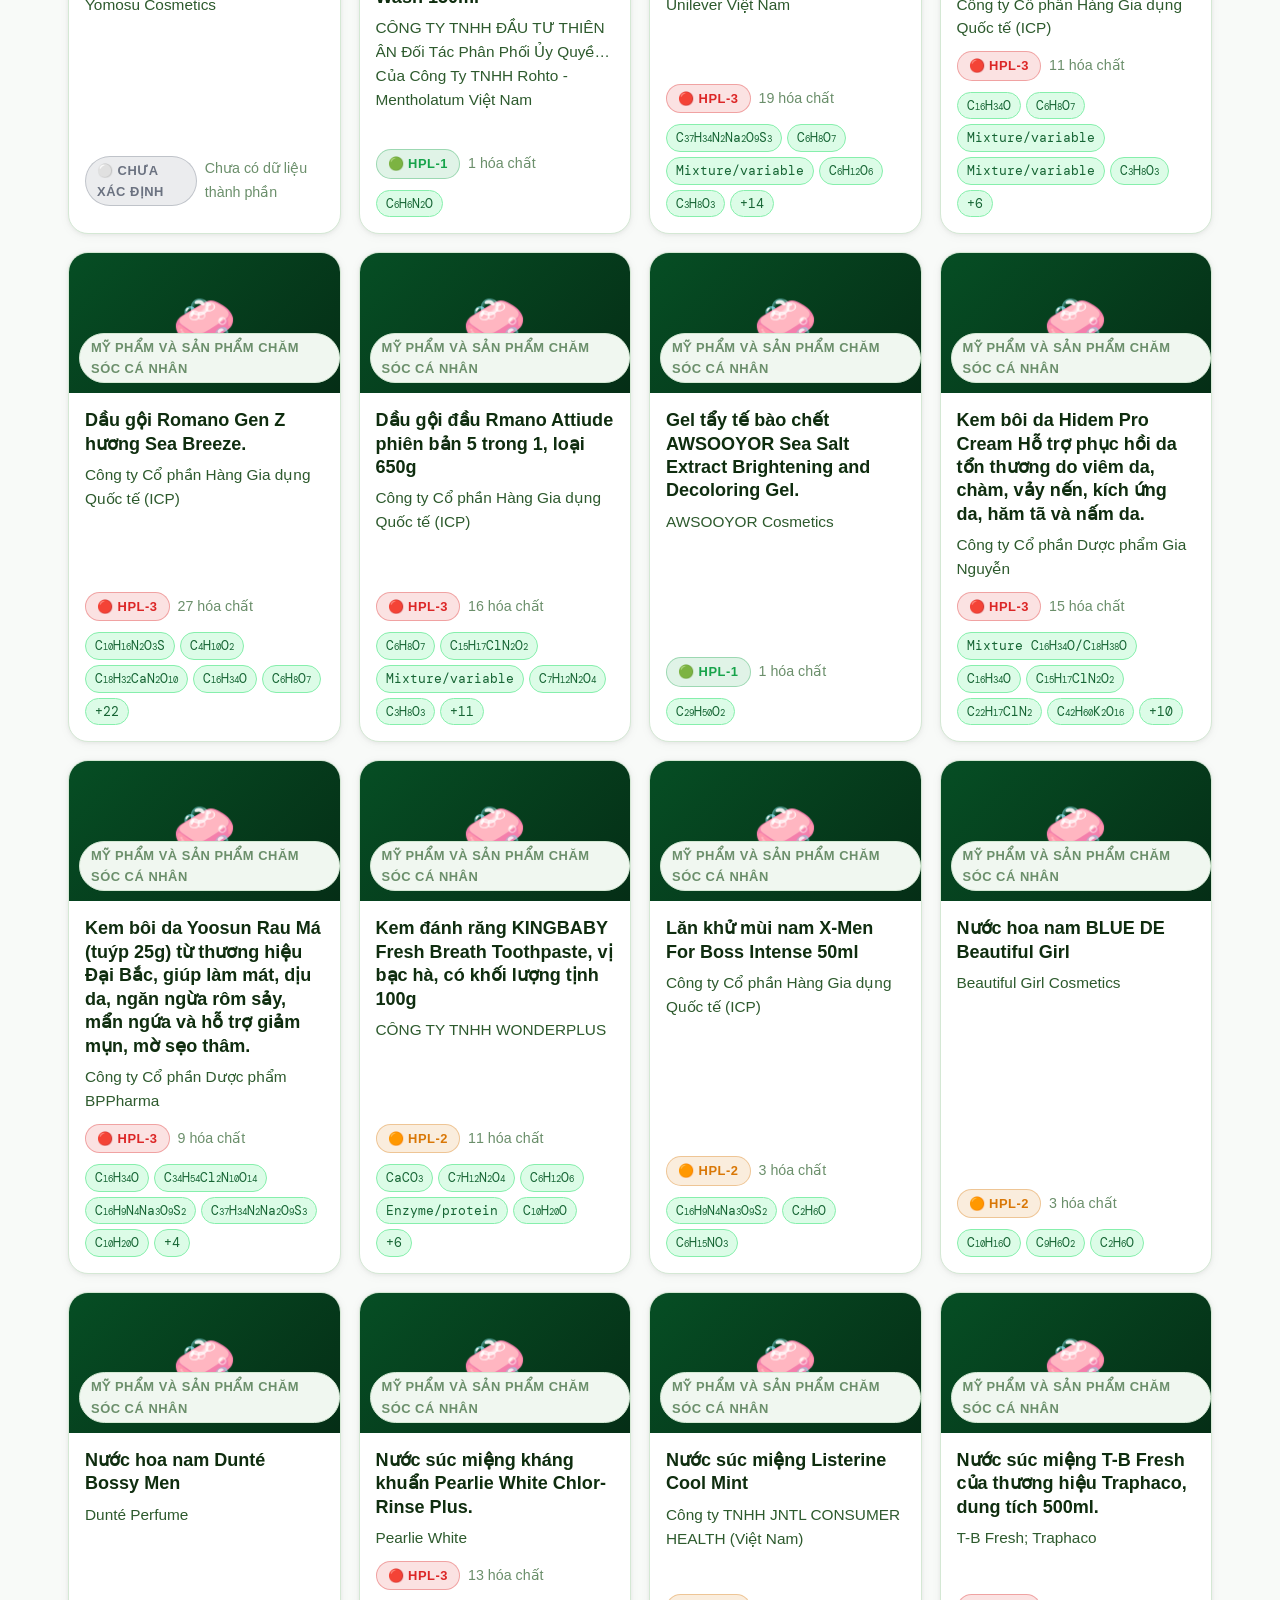
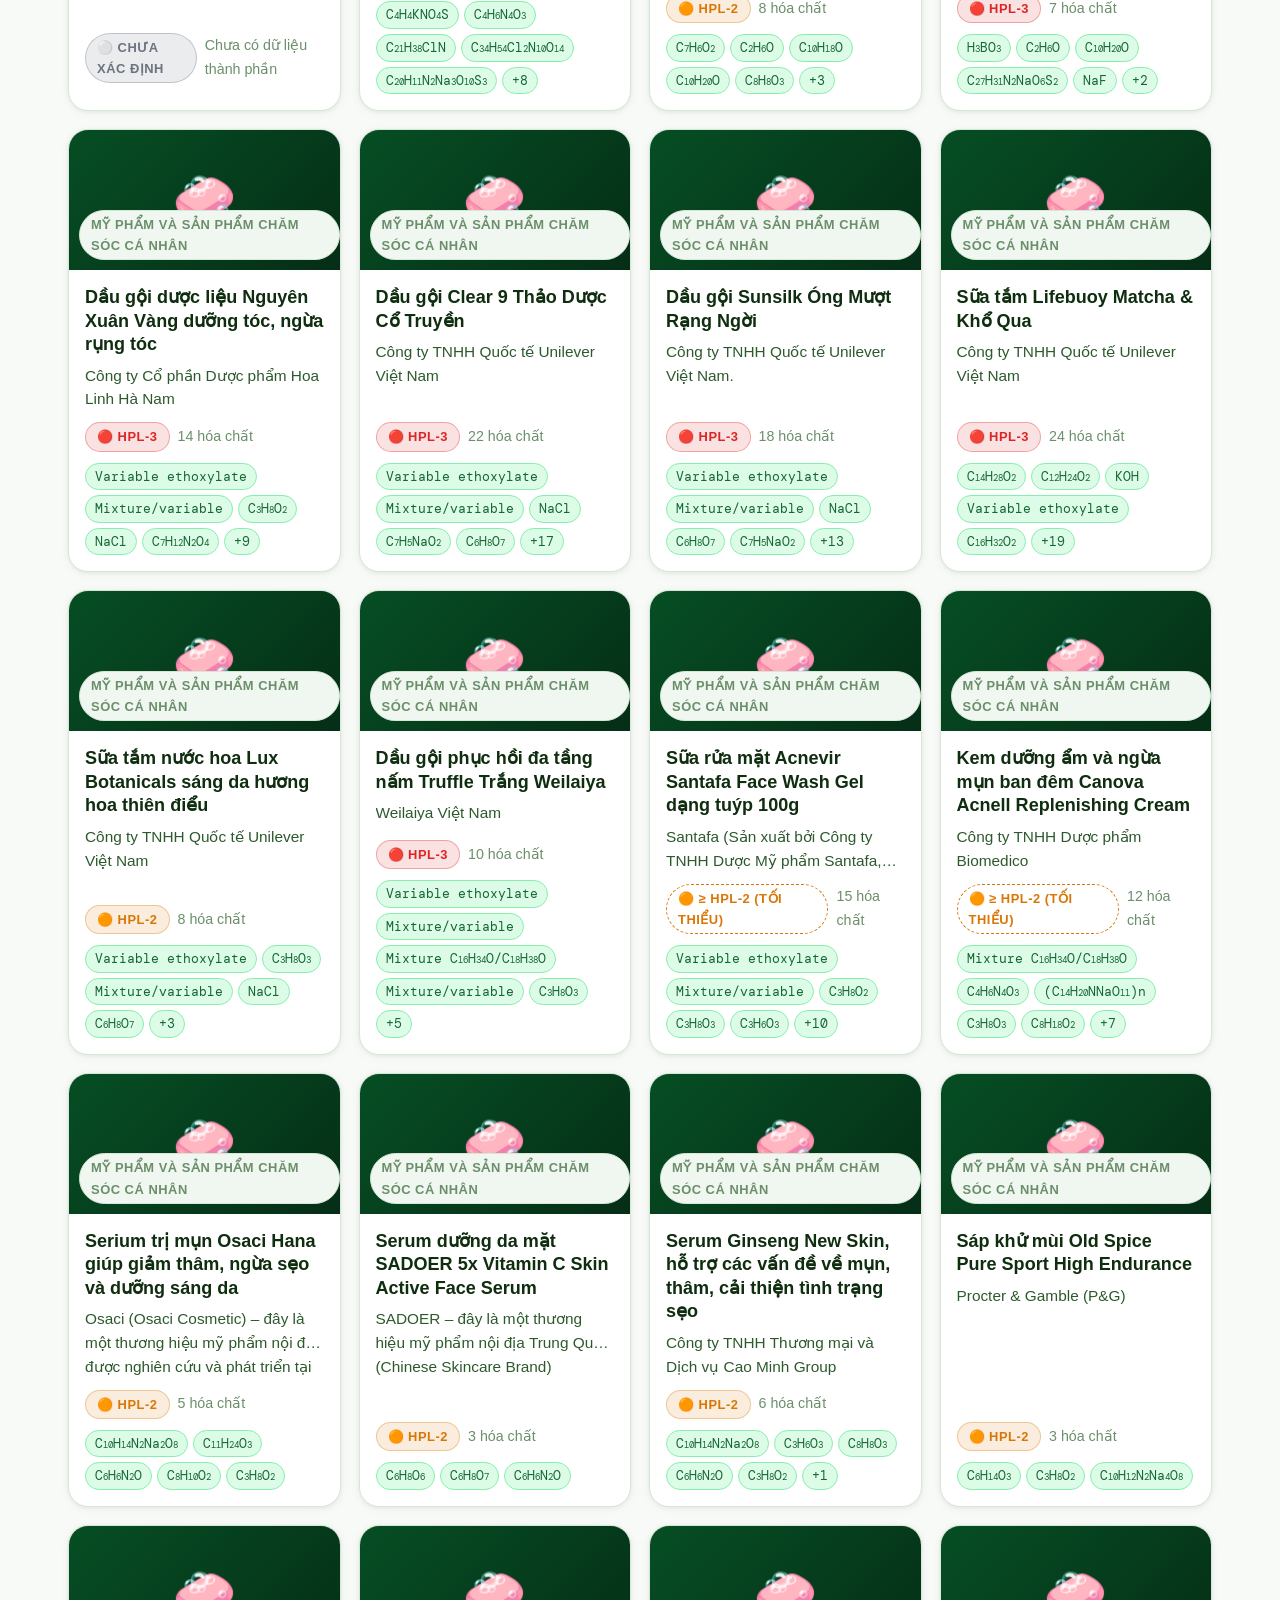
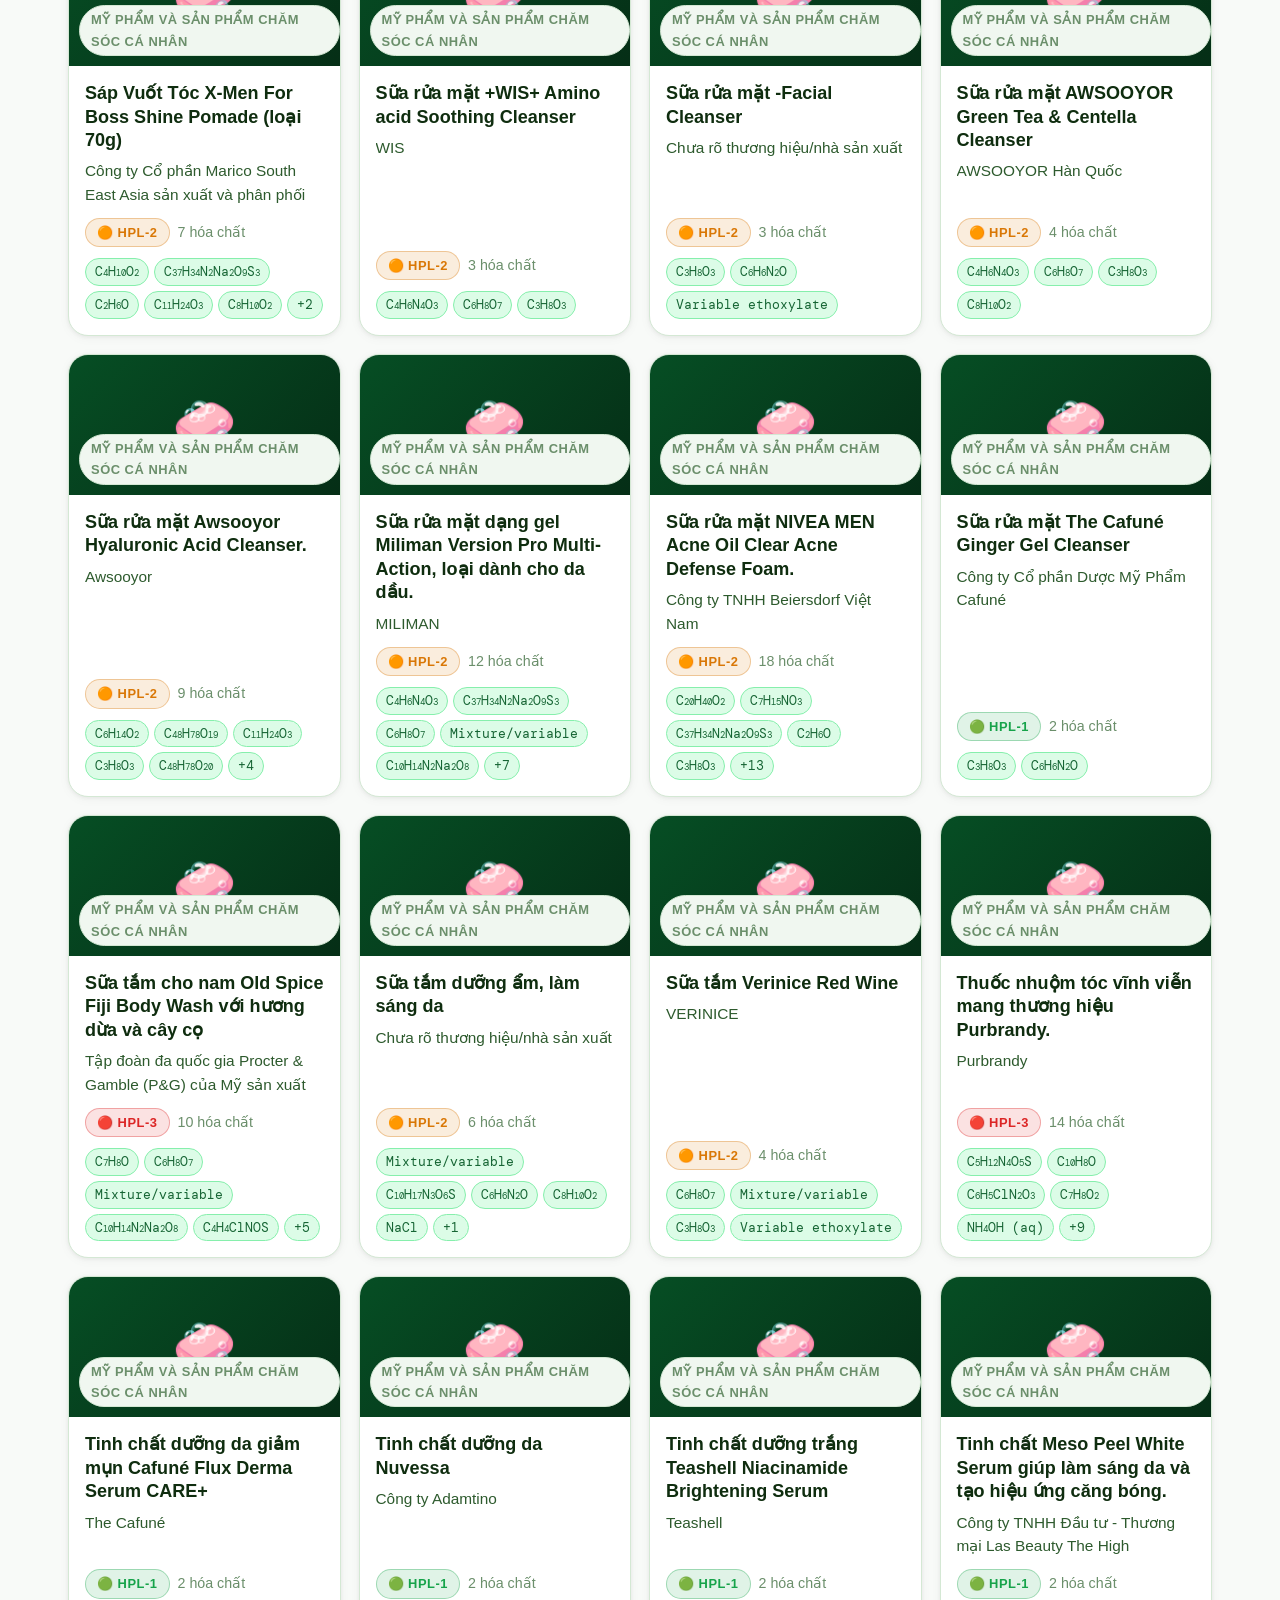
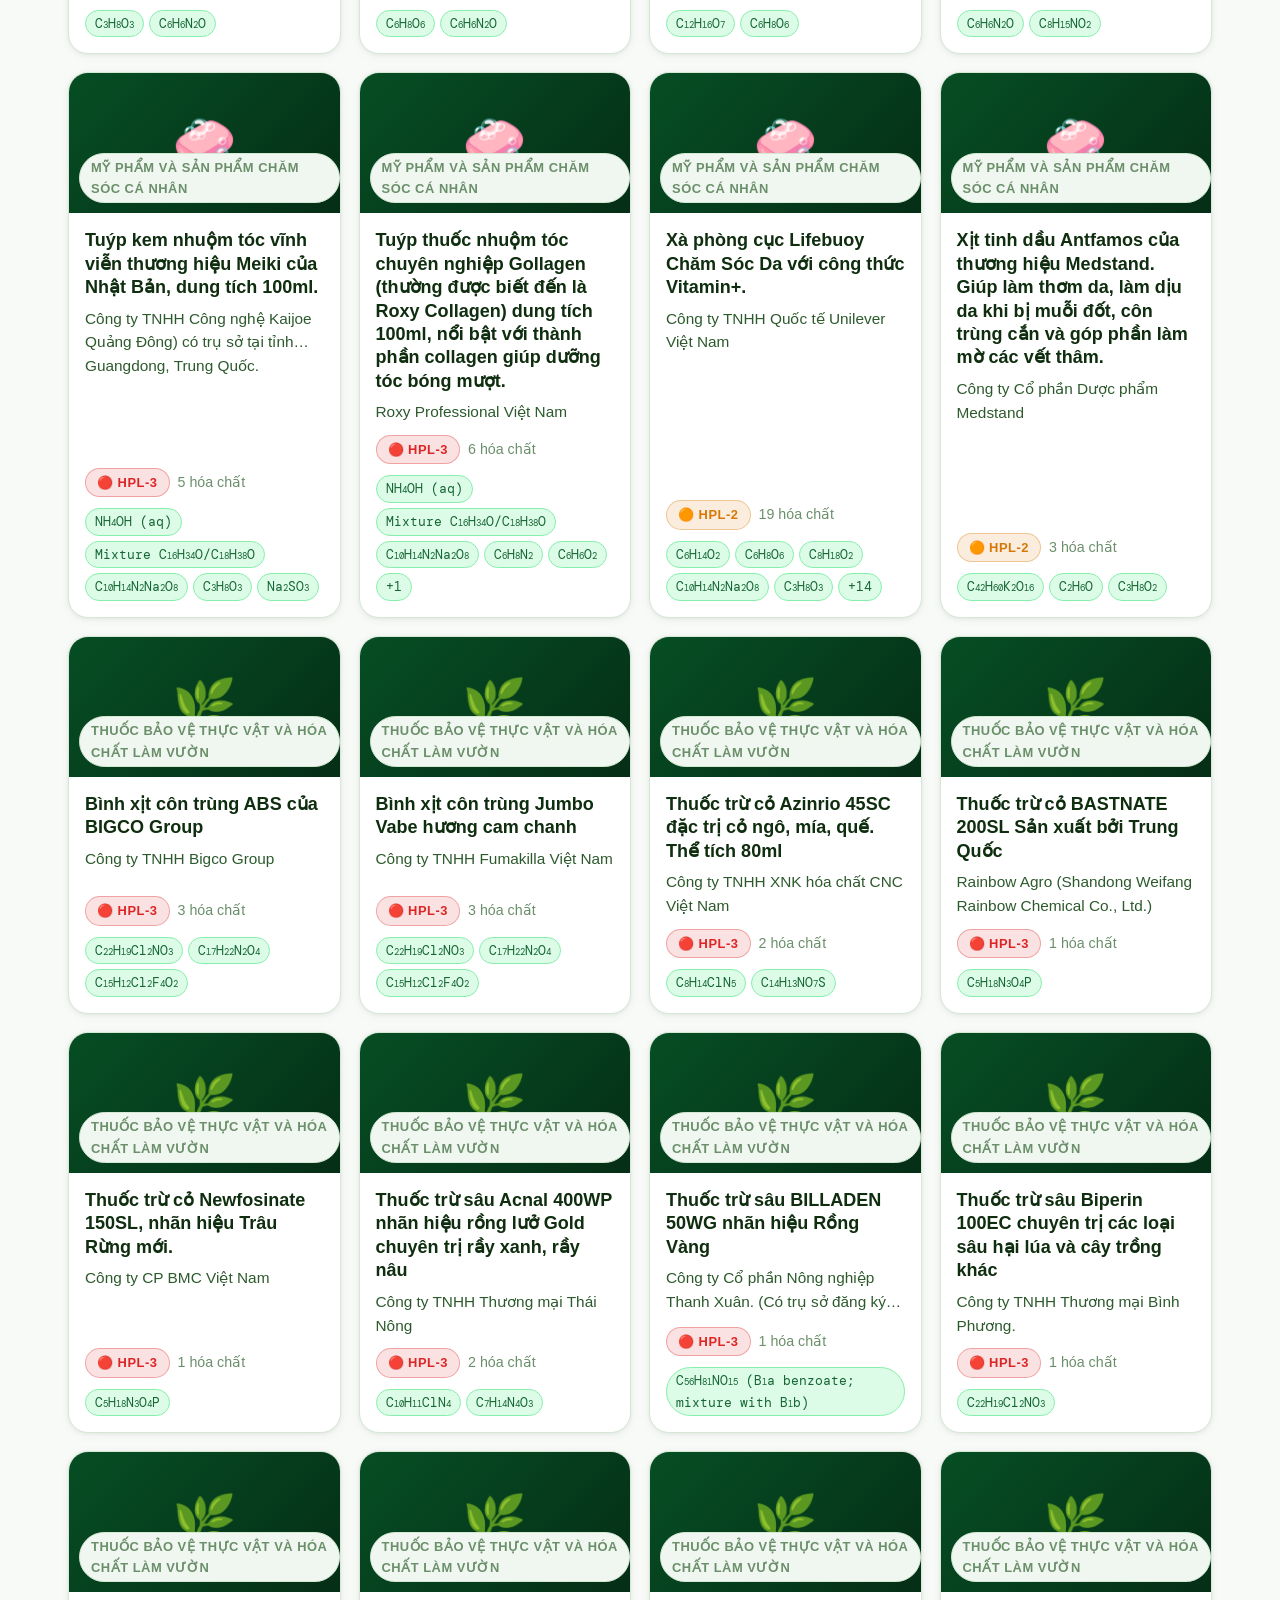
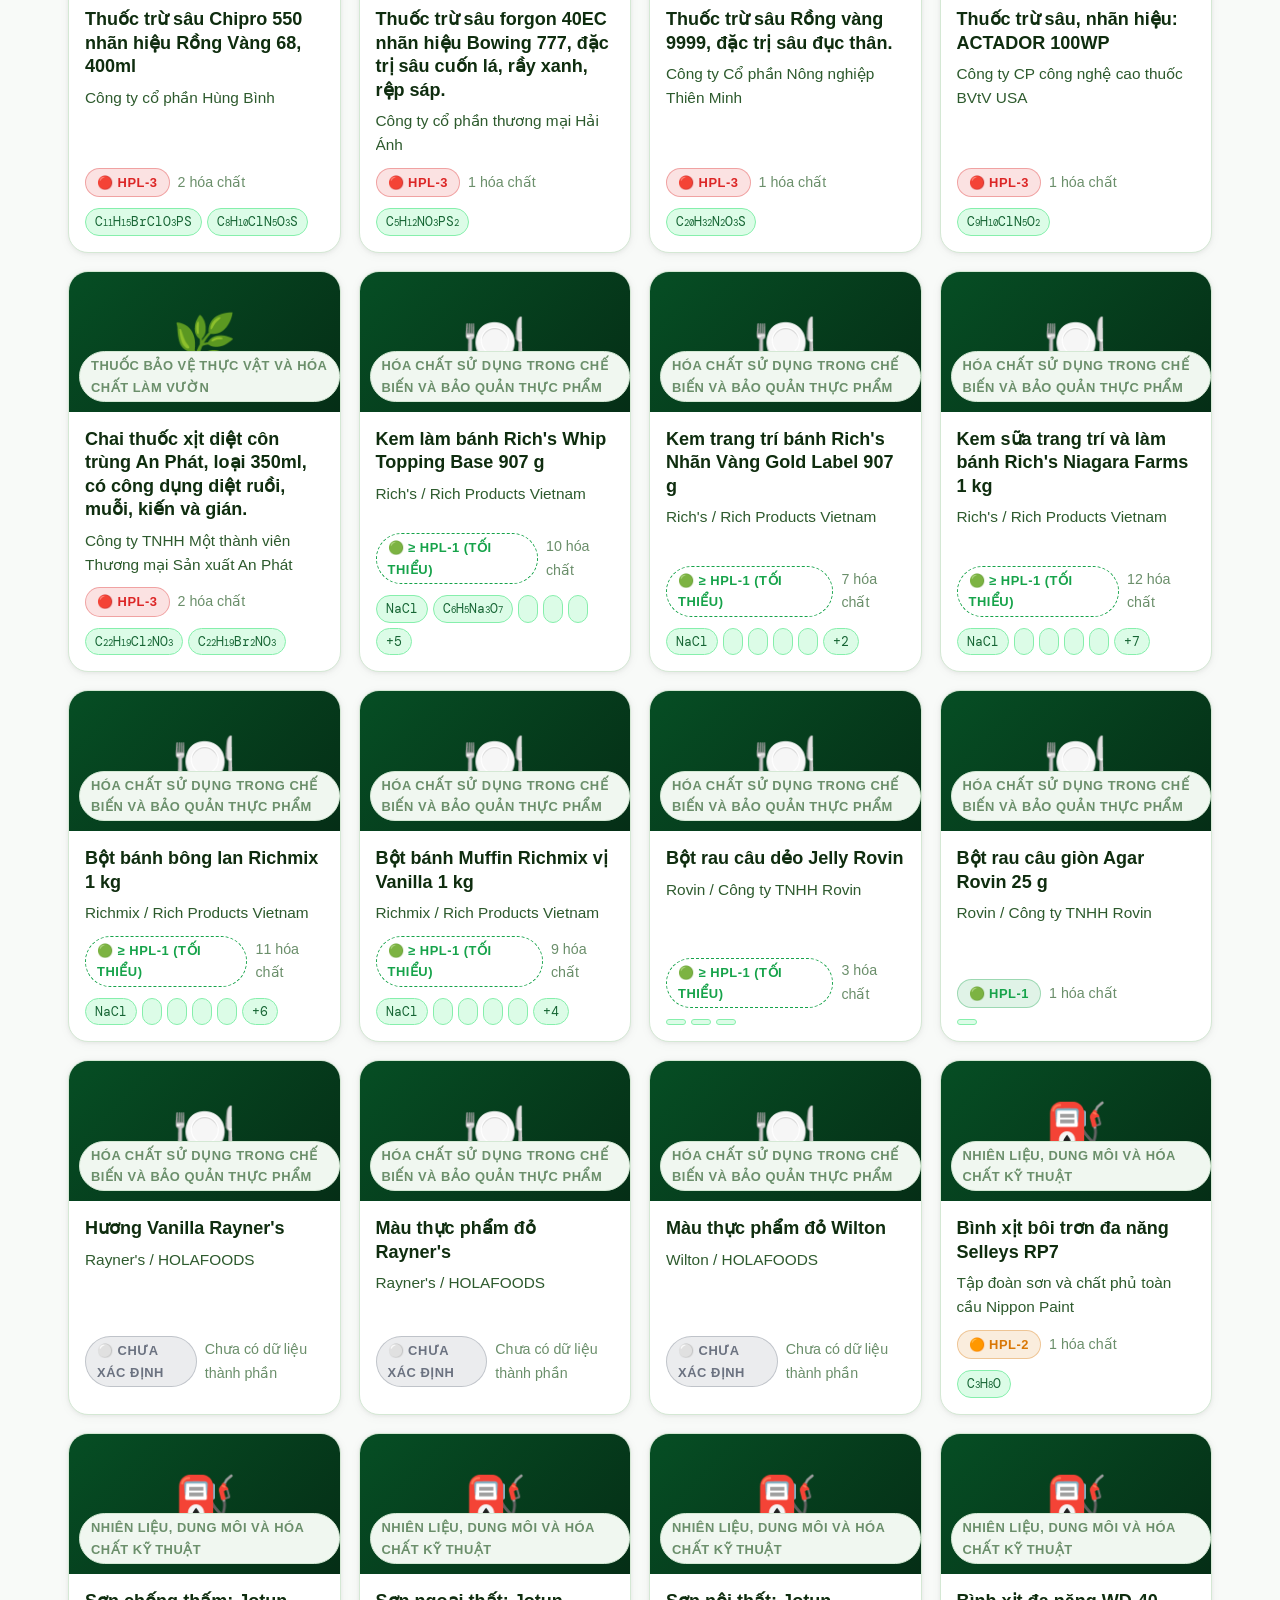
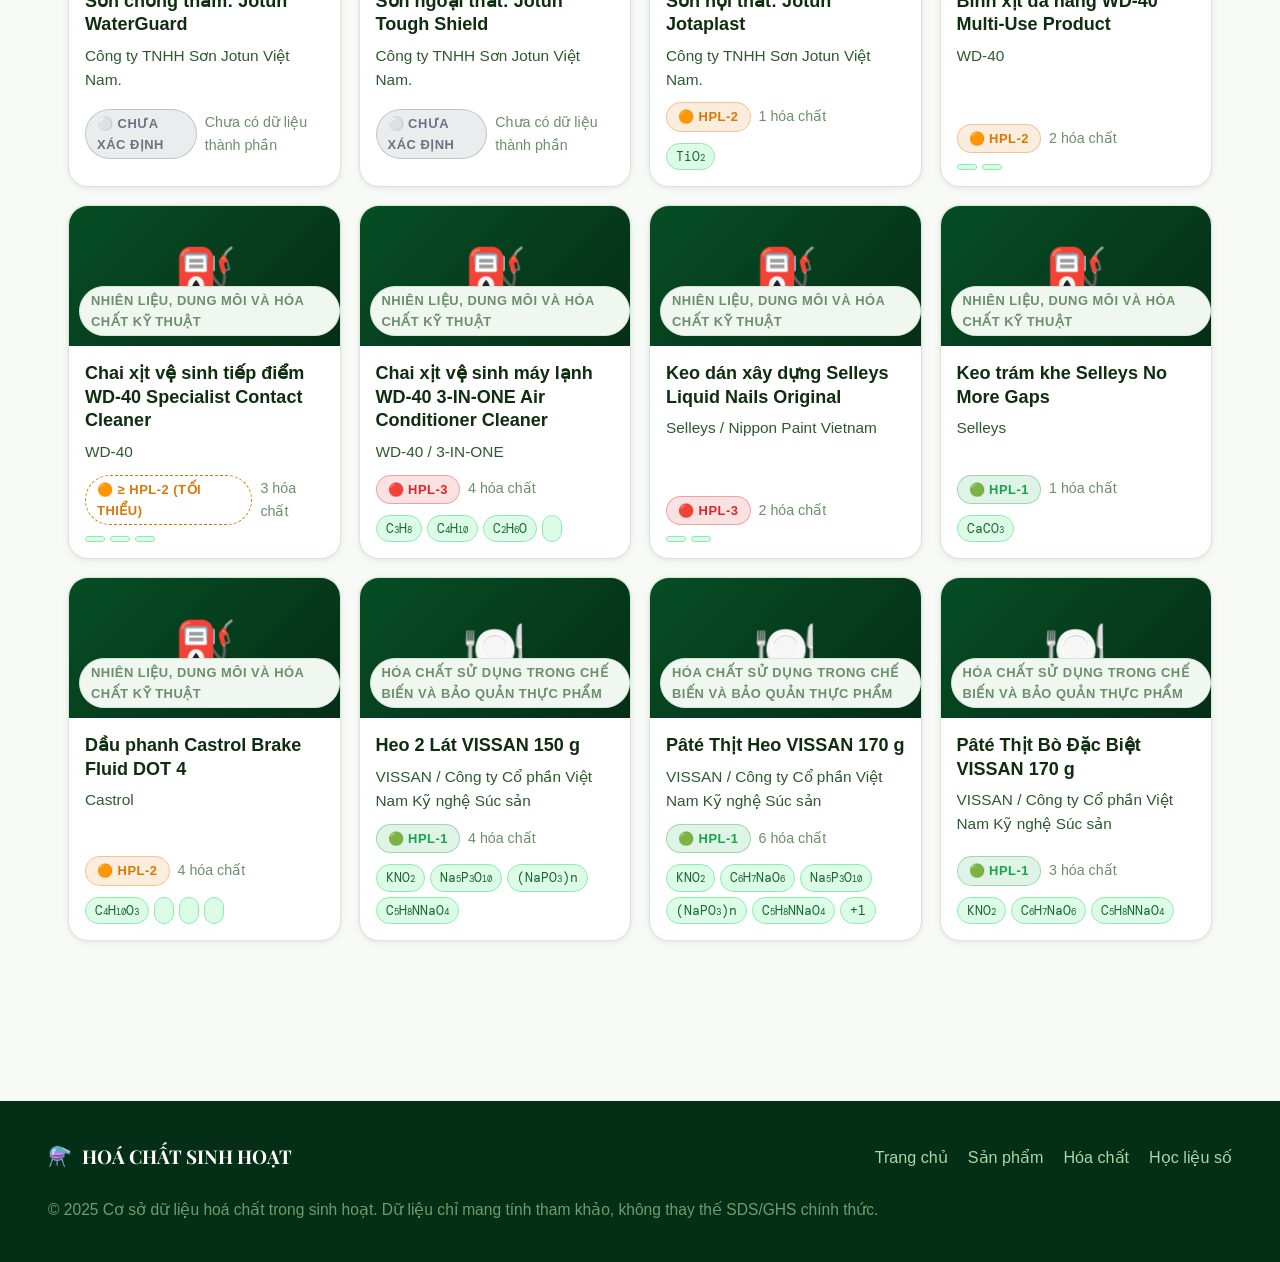
<file: products.html>
<!DOCTYPE html>
<html lang="vi">
<head>
  <meta charset="UTF-8" />
  <meta name="viewport" content="width=device-width, initial-scale=1.0" />
  <title>Cơ Sở Dữ Liệu Sản Phẩm — Tra Cứu Hóa Chất Trong Sinh Hoạt</title>
  <link rel="stylesheet" href="css/style.css" />
  <link rel="stylesheet" href="css/list.css" />
  <link rel="stylesheet" href="css/backgrounds.css" />
</head>
<body>

<!-- NAVBAR -->
<nav class="navbar">
  <div class="nav-inner">
    <a href="index.html" class="nav-logo">
      <div class="nav-logo-icon">⚗️</div>
      <span class="nav-logo-text">HOÁ CHẤT SINH HOẠT</span>
    </a>
    <ul class="nav-links" id="navLinks">
      <li><a href="index.html">Trang chủ</a></li>
      <li><a href="products.html" class="active">Tra cứu sản phẩm</a></li>
      <li><a href="chemicals.html">Tra cứu hóa chất</a></li>
      <li><a href="resources.html">Học liệu số</a></li>
      <li><a href="search.html">Tra cứu</a></li>
    </ul>
    <a href="search.html" class="nav-search-btn">🔍 <span>Tra cứu</span></a>
    <button class="nav-toggle" onclick="document.getElementById('navLinks').classList.toggle('open')">☰</button>
  </div>
</nav>

<!-- PAGE HEADER -->
<div class="list-header">
  <div class="list-header-inner">
    <h1> 🧴 TRA CỨU THEO SẢN PHẨM</h1>
    
    <div class="list-stats">
      <span class="list-stat-badge">Tổng cộng: <strong id="totalCount">—</strong> sản phẩm</span>
      <span class="list-stat-badge" id="catCount"></span>
    </div>
  </div>
</div>

<!-- TOOLBAR -->
<div class="list-toolbar">
  <div class="list-toolbar-inner">
    <div class="list-search">
      <span class="list-search-icon">🔍</span>
      <input type="text" id="filterInput" placeholder="Lọc theo tên sản phẩm, nhà sản xuất..." oninput="filterList()" />
    </div>
    <div class="filter-chips" id="filterChips">
      <span class="filter-chip active" data-cat="" onclick="setFilter(this,'')">Tất cả</span>
    </div>
    <span class="list-count">Hiển thị: <strong id="showCount">—</strong></span>
  </div>
</div>

<!-- MAIN GRID -->
<div class="list-main">
  <div class="prod-list-grid" id="prodGrid"></div>
  <div class="list-empty" id="listEmpty" style="display:none">
    <div class="list-empty-icon">🧴</div>
    <p>Không tìm thấy sản phẩm phù hợp</p>
  </div>
</div>

<!-- MODAL CHI TIẾT SẢN PHẨM -->
<div id="prodModal" style="display:none; position:fixed; inset:0; z-index:500;
  background:rgba(0,0,0,0.45); backdrop-filter:blur(6px);
  align-items:center; justify-content:center; padding:20px;">
  <div id="prodModalBox" style="
    background:#fff; border-radius:20px; max-width:640px; width:100%;
    max-height:90vh; overflow-y:auto; box-shadow:0 24px 80px rgba(0,0,0,0.2);">
  </div>
</div>

<!-- FOOTER -->
<footer>
  <div class="footer-inner">
    <div class="footer-brand"><span>⚗️</span><span class="footer-brand-name">HOÁ CHẤT SINH HOẠT</span></div>
    <ul class="footer-links">
      <li><a href="index.html">Trang chủ</a></li>
      <li><a href="products.html">Sản phẩm</a></li>
      <li><a href="chemicals.html">Hóa chất</a></li>
      <li><a href="resources.html">Học liệu số</a></li>
    </ul>
    <p class="footer-copy">© 2025 Cơ sở dữ liệu hoá chất trong sinh hoạt. Dữ liệu chỉ mang tính tham khảo, không thay thế SDS/GHS chính thức.</p>
  </div>
</footer>

<script src="js/data.js"></script>
<script>
let currentCat    = '';
let currentSearch = '';

/* ── Thống kê & filter chips theo 5 nhóm sản phẩm (CATEGORIES) ── */
function init() {
  document.getElementById('totalCount').textContent = PRODUCTS.length;
  document.getElementById('catCount').innerHTML = `Nhóm sản phẩm: <strong>${CATEGORIES.length}</strong>`;

  const chips = document.getElementById('filterChips');
  CATEGORIES.forEach(cat => {
    const sp = document.createElement('span');
    sp.className = 'filter-chip';
    sp.dataset.cat = cat.CategoryID;
    sp.textContent = `${cat.icon} ${cat.CategoryName}`;
    sp.onclick = () => setFilter(sp, cat.CategoryID);
    chips.appendChild(sp);
  });

  render();

  // Deep-link: products.html?id=X → mở thẳng modal chi tiết (tra cứu 2 chiều từ trang hóa chất)
  const params = new URLSearchParams(window.location.search);
  const id = params.get('id');
  if (id) openModal(id);
}

function norm(s){ return(s||'').toLowerCase().normalize('NFD').replace(/[\u0300-\u036f]/g,'').replace(/đ/gi,'d'); }

/* ── Render grid ── */
function render() {
  const q = norm(currentSearch.trim());
  const filtered = PRODUCTS.filter(p => {
    const matchCat = !currentCat || p.CategoryID === parseInt(currentCat);
    const matchQ = !q || norm(p.ProductName).includes(q) || norm(p.Manufacturer).includes(q);
    return matchCat && matchQ;
  });

  document.getElementById('showCount').textContent = filtered.length;
  const grid  = document.getElementById('prodGrid');
  const empty = document.getElementById('listEmpty');

  if (!filtered.length) { grid.innerHTML = ''; empty.style.display = 'block'; return; }
  empty.style.display = 'none';

  grid.innerHTML = filtered.map(p => {
    const cat = getCategoryById(p.CategoryID);
    const links = getChemicalsByProductId(p.ProductID);

    return `
      <div class="prod-list-card" onclick="openModal('${p.ProductID}')">
        <div class="prod-card-thumb">
          <span>${cat ? cat.icon : '🧴'}</span>
          <div class="prod-card-category">
            <span class="badge badge-muted" style="font-size:.68rem">${cat ? cat.CategoryName : ''}</span>
          </div>
        </div>
        <div class="prod-card-body">
          <div class="prod-card-name">${p.ProductName}</div>
          <p class="prod-card-desc">${p.Manufacturer || 'Chưa rõ thương hiệu/nhà sản xuất'}</p>
          <div style="display:flex;align-items:center;gap:8px;margin-top:4px">
            ${productHPLBadgeHTML(p, true)}
            <span style="color:var(--muted);font-size:.75rem">${links.length ? links.length + ' hóa chất' : 'Chưa có dữ liệu thành phần'}</span>
          </div>
          <div class="prod-card-chems">
            ${links.slice(0,5).map(l=>`<span class="prod-card-chem">${formatFormula(l.chemical.Formula)}</span>`).join('')}
            ${links.length > 5 ? `<span class="prod-card-chem">+${links.length-5}</span>` : ''}
          </div>
        </div>
      </div>`;
  }).join('');
}

function filterList() {
  currentSearch = document.getElementById('filterInput').value;
  render();
}

function setFilter(el, cat) {
  document.querySelectorAll('.filter-chip').forEach(c => c.classList.remove('active'));
  el.classList.add('active');
  currentCat = cat;
  render();
}

/* ── Modal chi tiết sản phẩm (tra cứu 2 chiều: sản phẩm → hóa chất) ── */
function openModal(id) {
  const p = getProductById(id);
  if (!p) return;

  const cat = getCategoryById(p.CategoryID);
  const links = getChemicalsByProductId(p.ProductID);

  const box = document.getElementById('prodModalBox');
  box.innerHTML = `
    <!-- Header -->
    <div style="background:linear-gradient(135deg,var(--green-800),var(--green-900));
      border-radius:20px 20px 0 0; padding:28px 28px 24px; position:relative;">
      <button onclick="closeModal()" style="position:absolute;top:16px;right:16px;
        background:rgba(255,255,255,0.15);border:none;border-radius:50%;
        width:32px;height:32px;cursor:pointer;color:#fff;font-size:18px;
        display:flex;align-items:center;justify-content:center;">✕</button>
      <div style="font-size:52px;margin-bottom:12px">${cat ? cat.icon : '📦'}</div>
      <h2 style="color:#fff;font-family:var(--font-display);font-size:1.4rem;margin-bottom:6px">${p.ProductName}</h2>
      <span style="background:rgba(255,255,255,0.15);color:rgba(255,255,255,0.8);
        border-radius:100px;padding:3px 12px;font-size:0.75rem">${cat ? cat.CategoryName : ''}</span>
      ${p.Manufacturer ? `<span style="margin-left:8px;color:rgba(255,255,255,0.7);font-size:0.8rem">🏭 ${p.Manufacturer}</span>` : ''}
    </div>

    <!-- Body -->
    <div style="padding:24px 28px">
      <div class="notice-box ${productHPLInfo(p).known ? '' : 'gray'}" style="${productHPLInfo(p).known ? 'background:#f8faf8;border-color:var(--border);color:var(--text2)' : ''}">
        <div style="margin-bottom:6px"><strong>HPL sản phẩm (suy ra từ thành phần):</strong> ${productHPLBadgeHTML(p)}</div>
        ${p.AssessmentStatus ? `<div><strong>Trạng thái:</strong> ${p.AssessmentStatus}${p.NumUnrated ? ` · còn ${p.NumUnrated} chất chưa phân mức` : ''}</div>` : ''}
        ${p.DominantChemicals ? `<div><strong>Chất chi phối:</strong> ${p.DominantChemicals}</div>` : ''}
        ${p.ScopeNote ? `<div style="margin-top:4px">${p.ScopeNote}</div>` : ''}
        <div style="margin-top:6px;font-size:.78rem;color:var(--muted)">Mức này KHÔNG thay thế phân loại GHS của hỗn hợp; chưa xét nồng độ, liều, đường và thời gian phơi nhiễm. “≥” (tối thiểu) = còn chất chưa phân mức, mức thực tế có thể cao hơn.</div>
      </div>
      ${p.SourceURL ? `<p style="font-size:0.85rem;margin-bottom:18px"><a href="${p.SourceURL}" target="_blank" rel="noopener" style="color:var(--accent)">🔗 Nguồn xác minh sản phẩm</a></p>` : ''}

      <!-- Danh sách hoá chất thành phần -->
      <div style="font-size:0.73rem;font-weight:700;text-transform:uppercase;
        letter-spacing:0.1em;color:var(--green-700);margin-bottom:14px">
        ⚗️ ${links.length} Thành phần chính
      </div>

      ${links.length ? '' : `<p style="color:var(--muted);font-size:.9rem;line-height:1.6;padding:10px 0">
        Chưa có dữ liệu thành phần hóa chất cho sản phẩm này trong bộ dữ liệu hiện tại
        (nhãn/nguồn xác minh không liệt kê đủ thành phần).</p>`}
      <div style="display:flex;flex-direction:column;gap:8px">
        ${links.map(({ chemical: c, LabelName, LinkConfidence }) => {
          const hpl = getHPLLevel(c.HPLLevelID) || getHPLLevel(0);
          const trusted = ['BỘ GỐC – ĐÃ GẮN','XÁC MINH TỪ THÀNH PHẦN'].includes(LinkConfidence);
          return `
            <a href="chemical.html?id=${c.ChemicalID}"
               style="display:flex;align-items:center;gap:14px;
                 padding:12px 16px;border-radius:12px;
                 background:${hpl.ColorCode}11;border:1.5px solid ${hpl.ColorCode}55;
                 text-decoration:none;color:inherit;transition:opacity .18s;"
               onmouseover="this.style.opacity='.8'" onmouseout="this.style.opacity='1'">
              <span style="font-size:20px">${hpl.icon}</span>
              <div style="flex:1;min-width:0">
                <div style="font-weight:600;font-size:.9rem;color:var(--text)">${c.ChemicalName}</div>
                <div style="font-family:var(--font-mono);font-size:.8rem;color:var(--accent)">${formatFormula(c.Formula)}</div>
                ${LabelName ? `<div style="font-size:.75rem;color:var(--muted)">Tên trên nhãn: ${LabelName}</div>` : ''}
                ${LinkConfidence && !trusted ? `<div style="font-size:.74rem;color:#b45309">⚠ Liên kết: ${LinkConfidence.toLowerCase()}</div>` : ''}
              </div>
              <span style="font-size:.7rem;font-weight:700;text-transform:uppercase;
                letter-spacing:.06em;color:${hpl.ColorCode};text-align:right">
                ${hpl.HPLCode}
              </span>
              <span style="color:var(--muted);font-size:18px">›</span>
            </a>`;
        }).join('')}
      </div>

      <div style="margin-top:20px;text-align:center">
        <button onclick="closeModal()" class="btn btn-outline" style="width:100%">Đóng</button>
      </div>
    </div>`;

  const modal = document.getElementById('prodModal');
  modal.style.display = 'flex';
  document.body.style.overflow = 'hidden';
}

function closeModal() {
  document.getElementById('prodModal').style.display = 'none';
  document.body.style.overflow = '';
  // Xoá ?id= khỏi URL khi đóng modal (không reload trang)
  if (window.location.search) {
    history.replaceState(null, '', window.location.pathname);
  }
}

document.getElementById('prodModal').addEventListener('click', function(e) {
  if (e.target === this) closeModal();
});
document.addEventListener('keydown', e => { if (e.key === 'Escape') closeModal(); });

init();
</script>
</body>
<script data-goatcounter="https://hoachatsinhhoat.goatcounter.com/count"
        async src="//gc.zgo.at/count.js"></script>
</html>
</file>
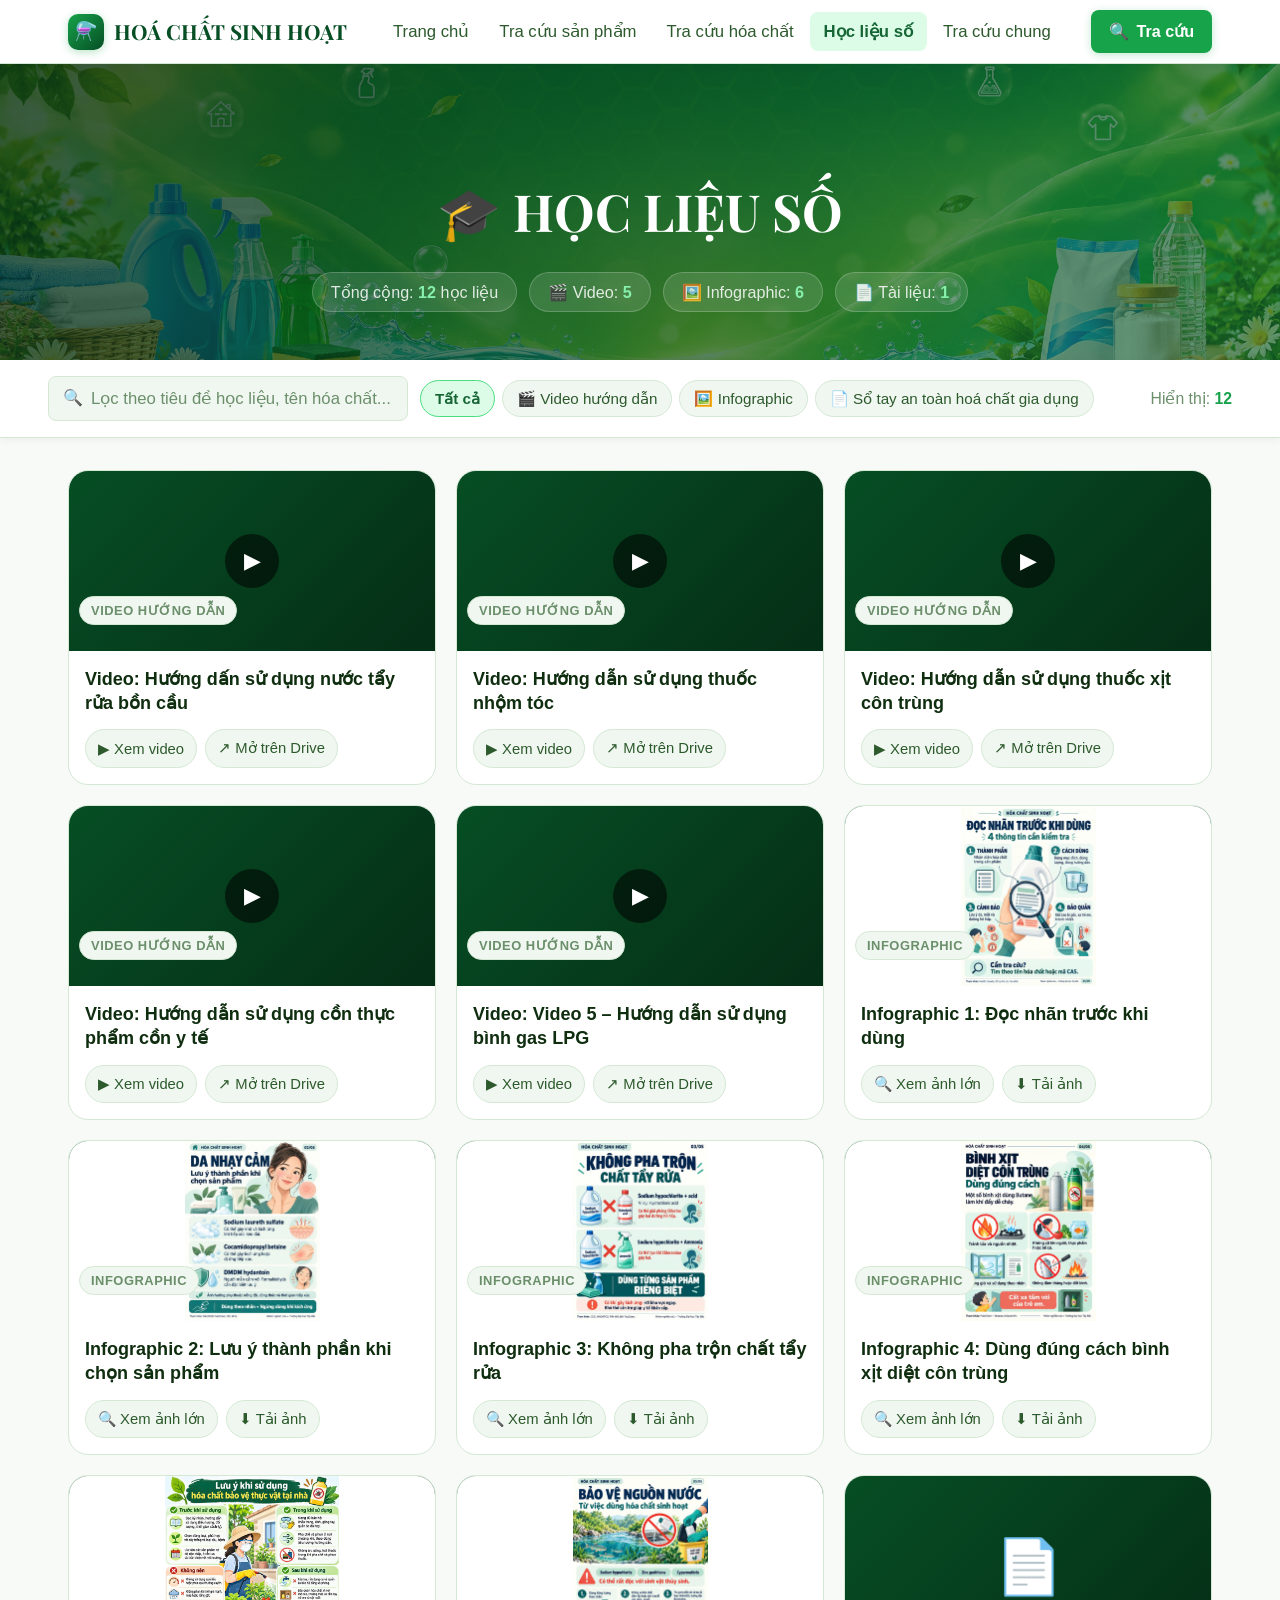
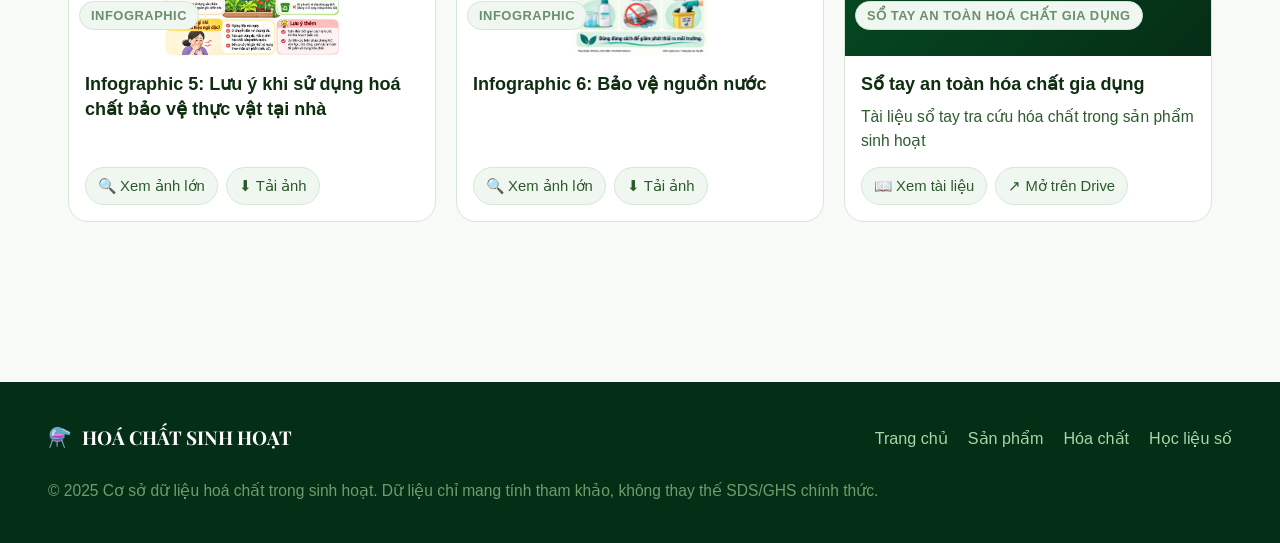
<file: resources.html>
<!DOCTYPE html>
<html lang="vi">
<head>
  <meta charset="UTF-8" />
  <meta name="viewport" content="width=device-width, initial-scale=1.0" />
  <title>Học Liệu Số — Tra Cứu Hóa Chất Trong Sinh Hoạt</title>
  <link rel="stylesheet" href="css/style.css" />
  <link rel="stylesheet" href="css/list.css" />
  <style>
    .res-grid { display:grid; grid-template-columns:repeat(auto-fill,minmax(290px,1fr)); gap:20px; }
    .res-card { background:var(--surface); border:1px solid var(--border); border-radius:var(--radius-lg);
      overflow:hidden; display:flex; flex-direction:column; cursor:pointer; transition:all .18s; }
    .res-card:hover { border-color:var(--green-300); box-shadow:var(--shadow-md); transform:translateY(-2px); }
    .res-thumb { position:relative; height:180px; background:linear-gradient(135deg,var(--green-800),var(--green-900));
      display:flex; align-items:center; justify-content:center; font-size:54px; overflow:hidden; }
    .res-thumb img { position:absolute; inset:0; width:100%; height:100%; object-fit:cover; }
    .res-thumb.is-infographic img { object-fit:contain; background:#fff; }
    .res-play { position:absolute; width:54px; height:54px; border-radius:50%; background:rgba(0,0,0,.55);
      color:#fff; display:flex; align-items:center; justify-content:center; font-size:22px; }
    .res-type { position:absolute; left:10px; bottom:10px; }
    .res-body { padding:16px; display:flex; flex-direction:column; gap:8px; flex:1; }
    .res-title { font-weight:700; font-size:.95rem; line-height:1.35; color:var(--text); }
    .res-desc { color:var(--text2); font-size:.82rem; line-height:1.55; }
    .res-actions { margin-top:auto; display:flex; gap:8px; flex-wrap:wrap; padding-top:6px; }
    .res-actions a, .res-actions button { font-size:.78rem; padding:6px 12px; border-radius:100px; cursor:pointer;
      border:1px solid var(--border); background:var(--surface2); color:var(--text2); text-decoration:none; font-family:inherit; }
    .res-actions a:hover, .res-actions button:hover { border-color:var(--green-300); color:var(--green-700); }
    .res-empty-note { max-width:560px; margin:10px auto 0; color:var(--muted); font-size:.85rem; line-height:1.6; text-align:center; }

    #resModal { display:none; position:fixed; inset:0; z-index:600; background:rgba(0,0,0,.75);
      backdrop-filter:blur(4px); align-items:center; justify-content:center; padding:20px; }
    #resModalBox { background:#fff; border-radius:16px; width:100%; max-width:960px; max-height:94vh;
      display:flex; flex-direction:column; overflow:hidden; }
    .rm-head { display:flex; align-items:center; gap:12px; padding:14px 18px; border-bottom:1px solid var(--border); }
    .rm-head h3 { flex:1; font-size:1rem; line-height:1.3; }
    .rm-close { background:var(--surface2); border:none; border-radius:50%; width:34px; height:34px; cursor:pointer; font-size:16px; }
    .rm-body { overflow:auto; background:#111; display:flex; align-items:center; justify-content:center; }
    .rm-body iframe { width:100%; border:0; display:block; }
    .rm-body iframe.video { aspect-ratio:16/9; }
    .rm-body iframe.doc { height:78vh; }
    .rm-body img { max-width:100%; max-height:80vh; display:block; background:#fff; }
    .rm-foot { padding:12px 18px; font-size:.82rem; color:var(--text2); border-top:1px solid var(--border); }
    .rm-foot a { color:var(--accent); }
  </style>
  <link rel="stylesheet" href="css/backgrounds.css" />
</head>
<body>

<!-- NAVBAR -->
<nav class="navbar">
  <div class="nav-inner">
    <a href="index.html" class="nav-logo">
      <div class="nav-logo-icon">⚗️</div>
      <span class="nav-logo-text">HOÁ CHẤT SINH HOẠT</span>
    </a>
    <ul class="nav-links" id="navLinks">
      <li><a href="index.html">Trang chủ</a></li>
      <li><a href="products.html">Tra cứu sản phẩm</a></li>
      <li><a href="chemicals.html">Tra cứu hóa chất</a></li>
      <li><a href="resources.html" class="active">Học liệu số</a></li>
      <li><a href="search.html">Tra cứu chung</a></li>
    </ul>
    <a href="search.html" class="nav-search-btn">🔍 <span>Tra cứu</span></a>
    <button class="nav-toggle" onclick="document.getElementById('navLinks').classList.toggle('open')">☰</button>
  </div>
</nav>

<!-- PAGE HEADER -->
<div class="list-header">
  <div class="list-header-inner">
    <h1>🎓 HỌC LIỆU SỐ</h1>
    
    <div class="list-stats">
      <span class="list-stat-badge">Tổng cộng: <strong id="totalCount">—</strong> học liệu</span>
      <span class="list-stat-badge">🎬 Video: <strong id="videoCount">—</strong></span>
      <span class="list-stat-badge">🖼️ Infographic: <strong id="infoCount">—</strong></span>
      <span class="list-stat-badge">📄 Tài liệu: <strong id="pdfCount">—</strong></span>
    </div>
  </div>
</div>

<!-- TOOLBAR -->
<div class="list-toolbar">
  <div class="list-toolbar-inner">
    <div class="list-search">
      <span class="list-search-icon">🔍</span>
      <input type="text" id="filterInput" placeholder="Lọc theo tiêu đề học liệu, tên hóa chất..." oninput="filterList()" />
    </div>
    <div class="filter-chips" id="filterChips">
      <span class="filter-chip active" onclick="setFilter(this,'')">Tất cả</span>
    </div>
    <span class="list-count">Hiển thị: <strong id="showCount">—</strong></span>
  </div>
</div>

<!-- MAIN -->
<div class="list-main">
  <div class="res-grid" id="resGrid"></div>
  <div class="list-empty" id="listEmpty" style="display:none">
    <div class="list-empty-icon">🎓</div>
    <p id="emptyText">Chưa có học liệu số phù hợp</p>
    <p class="res-empty-note" id="emptyNote"></p>
  </div>
</div>

<!-- MODAL XEM HỌC LIỆU -->
<div id="resModal" onclick="if(event.target===this)closeRes()">
  <div id="resModalBox"></div>
</div>

<!-- FOOTER -->
<footer>
  <div class="footer-inner">
    <div class="footer-brand"><span>⚗️</span><span class="footer-brand-name">HOÁ CHẤT SINH HOẠT</span></div>
    <ul class="footer-links">
      <li><a href="index.html">Trang chủ</a></li>
      <li><a href="products.html">Sản phẩm</a></li>
      <li><a href="chemicals.html">Hóa chất</a></li>
      <li><a href="resources.html">Học liệu số</a></li>
    </ul>
    <p class="footer-copy">© 2025 Cơ sở dữ liệu hoá chất trong sinh hoạt. Dữ liệu chỉ mang tính tham khảo, không thay thế SDS/GHS chính thức.</p>
  </div>
</footer>

<script src="js/data.js"></script>
<script src="js/resources-data.js"></script>
<script>
let currentType = '';
let currentSearch = '';

function esc(s){ return String(s==null?'':s).replace(/[&<>"]/g,c=>({'&':'&amp;','<':'&lt;','>':'&gt;','"':'&quot;'}[c])); }
function norm(s){ return (s||'').toLowerCase().normalize('NFD').replace(/[\u0300-\u036f]/g,'').replace(/đ/gi,'d'); }

function init() {
  const R = CHEMICAL_RESOURCES;
  document.getElementById('totalCount').textContent = R.length;
  document.getElementById('videoCount').textContent = R.filter(r=>r.ResourceTypeID===1).length;
  document.getElementById('infoCount').textContent  = R.filter(r=>r.ResourceTypeID===2).length;
  document.getElementById('pdfCount').textContent   = R.filter(r=>r.ResourceTypeID===3).length;

  const chips = document.getElementById('filterChips');
  RESOURCE_TYPES.forEach(t => {
    const sp = document.createElement('span');
    sp.className = 'filter-chip';
    sp.textContent = `${t.icon} ${t.TypeName}`;
    sp.onclick = () => setFilter(sp, t.TypeID);
    chips.appendChild(sp);
  });
  render();
}

function render() {
  const q = norm(currentSearch.trim());
  const list = CHEMICAL_RESOURCES.filter(r => {
    const chem = r.ChemicalID ? getChemicalById(r.ChemicalID) : null;
    const okType = !currentType || r.ResourceTypeID === parseInt(currentType);
    const okQ = !q || norm(r.Title).includes(q) || norm(r.Description).includes(q) ||
                (chem && norm(chem.ChemicalName).includes(q));
    return okType && okQ;
  });

  document.getElementById('showCount').textContent = list.length;
  const grid = document.getElementById('resGrid'), empty = document.getElementById('listEmpty');
  if (!list.length) {
    grid.innerHTML = '';
    empty.style.display = 'block';
    document.getElementById('emptyText').textContent = CHEMICAL_RESOURCES.length
      ? 'Không có học liệu phù hợp với bộ lọc' : 'Học liệu số đang được cập nhật';
    document.getElementById('emptyNote').textContent = CHEMICAL_RESOURCES.length
      ? '' : 'Video, infographic và tài liệu hướng dẫn sẽ sớm được bổ sung tại đây.';
    return;
  }
  empty.style.display = 'none';

  grid.innerHTML = list.map(r => {
    const type = getResourceType(r.ResourceTypeID) || {};
    const chem = r.ChemicalID ? getChemicalById(r.ChemicalID) : null;
    const thumb = resourceThumbUrl(r);
    const isInfo = r.ResourceTypeID === 2;
    return `
    <div class="res-card" onclick="openRes(${r.ResourceID})">
      <div class="res-thumb ${isInfo ? 'is-infographic' : ''}">
        ${r.ResourceTypeID === 1 ? '' : `<span>${type.icon || '📄'}</span>`}
        ${thumb ? `<img src="${esc(thumb)}" alt="${esc(r.Title)}" loading="lazy" referrerpolicy="no-referrer" onerror="this.remove()">` : ''}
        ${r.ResourceTypeID === 1 ? '<div class="res-play">▶</div>' : ''}
        <div class="res-type"><span class="badge badge-muted" style="font-size:.68rem">${esc(type.TypeName || '')}</span></div>
      </div>
      <div class="res-body">
        <div class="res-title">${esc(r.Title)}</div>
        ${r.Description ? `<p class="res-desc">${esc(r.Description)}</p>` : ''}
        ${chem ? `<span class="badge badge-accent" style="font-size:.7rem;align-self:flex-start">⚗️ ${esc(chem.ChemicalName)}</span>` : ''}
        <div class="res-actions" onclick="event.stopPropagation()">
          <button onclick="openRes(${r.ResourceID})">${isInfo ? '🔍 Xem ảnh lớn' : (r.ResourceTypeID === 1 ? '▶ Xem video' : '📖 Xem tài liệu')}</button>
          ${isInfo ? `<a href="${esc(r.FileURL)}" download>⬇ Tải ảnh</a>`
                   : `<a href="${esc(resourceOpenUrl(r))}" target="_blank" rel="noopener">↗ Mở trên Drive</a>`}
          ${chem ? `<a href="chemical.html?id=${encodeURIComponent(chem.ChemicalID)}">Hồ sơ hóa chất</a>` : ''}
        </div>
      </div>
    </div>`;
  }).join('');
}

function filterList(){ currentSearch = document.getElementById('filterInput').value; render(); }
function setFilter(el, type){
  document.querySelectorAll('.filter-chip').forEach(c=>c.classList.remove('active'));
  el.classList.add('active'); currentType = type; render();
}

/* ── Xem học liệu ngay trên trang ── */
function openRes(id) {
  const r = CHEMICAL_RESOURCES.find(x => x.ResourceID === id);
  if (!r) return;
  const type = getResourceType(r.ResourceTypeID) || {};
  const embed = resourceEmbedUrl(r);
  let body;
  if (r.ResourceTypeID === 2) {
    body = `<img src="${esc(r.FileURL)}" alt="${esc(r.Title)}">`;
  } else if (embed) {
    body = `<iframe class="${r.ResourceTypeID === 1 ? 'video' : 'doc'}" src="${esc(embed)}" allow="autoplay; fullscreen" allowfullscreen></iframe>`;
  } else {
    window.open(r.FileURL, '_blank', 'noopener'); return;
  }
  document.getElementById('resModalBox').innerHTML = `
    <div class="rm-head"><h3>${type.icon || ''} ${esc(r.Title)}</h3><button class="rm-close" onclick="closeRes()">✕</button></div>
    <div class="rm-body">${body}</div>
    <div class="rm-foot">${r.Description ? esc(r.Description) + ' · ' : ''}
      ${r.ResourceTypeID === 2 ? `<a href="${esc(r.FileURL)}" download>Tải ảnh về</a>`
        : `Không xem được? <a href="${esc(resourceOpenUrl(r))}" target="_blank" rel="noopener">Mở trực tiếp trên Drive</a>`}</div>`;
  document.getElementById('resModal').style.display = 'flex';
  document.body.style.overflow = 'hidden';
}
function closeRes() {
  document.getElementById('resModal').style.display = 'none';
  document.getElementById('resModalBox').innerHTML = '';   // dừng video
  document.body.style.overflow = '';
}
document.addEventListener('keydown', e => { if (e.key === 'Escape') closeRes(); });

init();
</script>
</body>
<script data-goatcounter="https://hoachatsinhhoat.goatcounter.com/count"
        async src="//gc.zgo.at/count.js"></script>
</html>
</file>
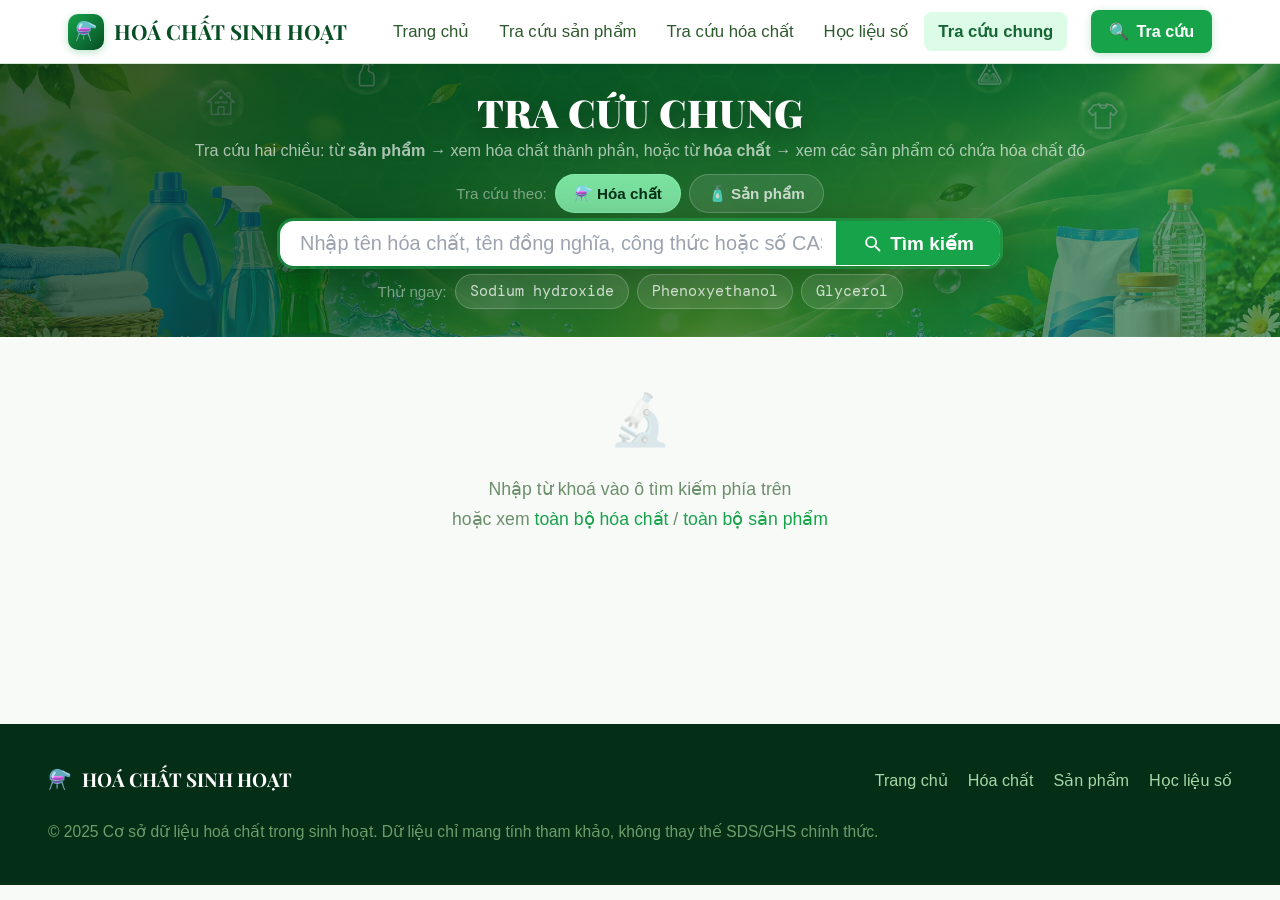
<file: search.html>
<!DOCTYPE html>
<html lang="vi">
<head>
  <meta charset="UTF-8" />
  <meta name="viewport" content="width=device-width, initial-scale=1.0" />
  <title>Tra Cứu Hóa Chất &amp; Sản Phẩm — Hóa Chất Trong Sinh Hoạt</title>
  <link rel="stylesheet" href="css/style.css" />
  <link rel="stylesheet" href="css/search.css" />
  <link rel="stylesheet" href="css/backgrounds.css" />
</head>
<body>

<!-- ══ NAVBAR ══ -->
<nav class="navbar">
  <div class="nav-inner">
    <a href="index.html" class="nav-logo">
      <div class="nav-logo-icon">⚗️</div>
      <span class="nav-logo-text">HOÁ CHẤT SINH HOẠT</span>
    </a>
    <ul class="nav-links" id="navLinks">
      <li><a href="index.html">Trang chủ</a></li>
      <li><a href="products.html">Tra cứu sản phẩm</a></li>
      <li><a href="chemicals.html">Tra cứu hóa chất</a></li>
      <li><a href="resources.html">Học liệu số</a></li>
      <li><a href="search.html" class="active">Tra cứu chung</a></li>
    </ul>
    <a href="search.html" class="nav-search-btn">🔍 <span>Tra cứu</span></a>
    <button class="nav-toggle" onclick="document.getElementById('navLinks').classList.toggle('open')">☰</button>
  </div>
</nav>

<!-- ══ HERO ══ -->
<section class="search-hero">
  <h1 class="hero-title">TRA CỨU CHUNG</h1>
  <p class="hero-sub">Tra cứu hai chiều: từ <strong>sản phẩm</strong> → xem hóa chất thành phần, hoặc từ <strong>hóa chất</strong> → xem các sản phẩm có chứa hóa chất đó</p>

  <!-- Chọn chiều tra cứu -->
  <div class="quick-section" style="margin-bottom:18px">
    <span class="quick-label">Tra cứu theo:</span>
    <span class="quick-tag mode-tag active" data-mode="chemical" onclick="setMode(this,'chemical')">⚗️ Hóa chất</span>
    <span class="quick-tag mode-tag" data-mode="product" onclick="setMode(this,'product')">🧴 Sản phẩm</span>
  </div>

  <div class="search-box-wrap">
    <div class="search-box">
      <input type="text" id="searchInput"
        placeholder="Nhập tên hóa chất, tên đồng nghĩa, công thức hoặc số CAS..."
        autocomplete="off" autofocus />
      <button id="clearBtn" onclick="clearSearch()" title="Xoá">✕</button>
      <button id="searchBtn" onclick="doSearch()">
        <svg viewBox="0 0 24 24" xmlns="http://www.w3.org/2000/svg">
          <path d="M21 21l-4.35-4.35M17 11A6 6 0 1 1 5 11a6 6 0 0 1 12 0z"
                stroke="#fff" stroke-width="2.2" stroke-linecap="round" fill="none"/>
        </svg>
        <span>Tìm kiếm</span>
      </button>
    </div>
  </div>

  <div class="quick-section" id="quickTagsChemical">
    <span class="quick-label">Thử ngay:</span>
    <span class="quick-tag" onclick="quickSearch('Sodium hydroxide')">Sodium hydroxide</span>
    <span class="quick-tag" onclick="quickSearch('Phenoxyethanol')">Phenoxyethanol</span>
    <span class="quick-tag" onclick="quickSearch('Glycerol')">Glycerol</span>
  </div>
  <div class="quick-section" id="quickTagsProduct" style="display:none">
    <span class="quick-label">Thử ngay:</span>
    <span class="quick-tag" onclick="quickSearch('nước rửa chén')">Nước rửa chén</span>
    <span class="quick-tag" onclick="quickSearch('dầu gội')">Dầu gội</span>
    <span class="quick-tag" onclick="quickSearch('keo dán')">Keo dán</span>
  </div>

  <div class="hero-shortcuts">
    <a href="chemicals.html" class="shortcut-item">
      <div class="shortcut-icon">⚗️</div>
      <span class="shortcut-label">Toàn bộ Hóa chất</span>
    </a>
    <a href="products.html" class="shortcut-item">
      <div class="shortcut-icon">🧴</div>
      <span class="shortcut-label">Toàn bộ Sản phẩm</span>
    </a>
    <a href="resources.html" class="shortcut-item">
      <div class="shortcut-icon">🎓</div>
      <span class="shortcut-label">Học Liệu Số</span>
    </a>
  </div>
</section>

<!-- ══ KẾT QUẢ ══ -->
<div class="results-area">
  <div class="state-empty" id="stateEmpty">
    <div class="state-icon">🔬</div>
    <p class="state-text">
      Nhập từ khoá vào ô tìm kiếm phía trên<br/>
      hoặc xem <a href="chemicals.html" style="color:var(--accent)">toàn bộ hóa chất</a> /
      <a href="products.html" style="color:var(--accent)">toàn bộ sản phẩm</a>
    </p>
  </div>
  <div class="state-none" id="stateNone">
    <div class="state-icon" style="opacity:.3">🧪</div>
    <p class="state-text">
      Không tìm thấy kết quả phù hợp.<br/>
      Hãy thử từ khoá khác hoặc đổi chiều tra cứu.
    </p>
  </div>
  <div class="state-loading" id="stateLoading">
    <div class="spinner"></div>
    <p>Đang tìm kiếm...</p>
  </div>
  <div class="results-header" id="resultsHeader">
    <span class="results-count" id="resultsCount"></span>
  </div>
  <div id="resultList"></div>
</div>

<!-- ══ FOOTER ══ -->
<footer>
  <div class="footer-inner">
    <div class="footer-brand"><span>⚗️</span><span class="footer-brand-name">HOÁ CHẤT SINH HOẠT</span></div>
    <ul class="footer-links">
      <li><a href="index.html">Trang chủ</a></li>
      <li><a href="chemicals.html">Hóa chất</a></li>
      <li><a href="products.html">Sản phẩm</a></li>
      <li><a href="resources.html">Học liệu số</a></li>
    </ul>
    <p class="footer-copy">© 2025 Cơ sở dữ liệu hoá chất trong sinh hoạt. Dữ liệu chỉ mang tính tham khảo, không thay thế SDS/GHS chính thức.</p>
  </div>
</footer>

<script src="js/data.js"></script>
<script src="js/search.js"></script>
</body>
<script data-goatcounter="https://hoachatsinhhoat.goatcounter.com/count"
        async src="//gc.zgo.at/count.js"></script>
</html>
</file>
<file: css/style.css>
/* ═══════════════════════════════════════════════════════════
   style.css — THEME SÁNG | Màu xanh lá chủ đạo
   ═══════════════════════════════════════════════════════════ */

@import url('https://fonts.googleapis.com/css2?family=Playfair+Display:wght@600;700;900&family=DM+Mono:wght@400;500&display=swap');

:root {
  /* ── NỀN & BỀ MẶT ── */
  --bg:        #f8faf8;
  --surface:   #ffffff;
  --surface2:  #f0f7f0;
  --surface3:  #e6f2e6;
  --border:    #d4e8d4;
  --border2:   #b8d9b8;

  /* ── XANH LÁ CHỦ ĐẠO ── */
  --green-900: #052e16;
  --green-800: #064e24;
  --green-700: #166534;
  --green-600: #16a34a;
  --green-500: #22c55e;
  --green-400: #4ade80;
  --green-300: #86efac;
  --green-100: #dcfce7;
  --green-50:  #f0fdf4;

  --accent:     #16a34a;
  --accent2:    #22c55e;
  --accent-dim: rgba(22,163,74,0.10);
  --accent-bg:  #f0fdf4;

  /* ── CHỮ ── */
  --text:   #0f2d0f;
  --text2:  #2d5a2d;
  --muted:  #6b8f6b;

  /* ── TRẠNG THÁI ── */
  --danger:     #dc2626;
  --danger-dim: rgba(220,38,38,0.08);
  --warn:       #d97706;
  --warn-dim:   rgba(217,119,6,0.08);
  --safe:       #16a34a;
  --safe-dim:   rgba(22,163,74,0.08);
  --gold:       #b45309;
  --gold-dim:   rgba(180,83,9,0.08);

  /* ── FONT ── */
  --font-display: 'Playfair Display', Georgia, serif;
  --font-body:    Calibri, Carlito, 'Segoe UI', Arial, sans-serif;  /* phông chữ nội dung */
  --font-mono:    'DM Mono', 'Courier New', monospace;

  /* ── LAYOUT ── */
  --radius-sm: 8px;
  --radius-md: 14px;
  --radius-lg: 20px;
  --radius-xl: 28px;
  --shadow-sm: 0 1px 4px rgba(0,0,0,0.06), 0 2px 12px rgba(0,0,0,0.04);
  --shadow-md: 0 4px 20px rgba(0,0,0,0.08), 0 2px 8px rgba(0,0,0,0.04);
  --shadow-lg: 0 8px 40px rgba(0,0,0,0.10);
  --nav-h:     64px;
  --page-pad:  48px;
  --page-pad-sm: 18px;
  --page-max:  1240px;
}

/* ── RESET ── */
*, *::before, *::after { box-sizing: border-box; margin: 0; padding: 0; }
html { scroll-behavior: smooth; font-size: 19px; }  /* ← CỠ CHỮ GỐC: 18px ≈ 14pt. Muốn to/nhỏ hơn thì đổi số này */

body {
  background: var(--bg);
  color: var(--text);
  font-family: var(--font-body);
  font-size: 1rem;
  line-height: 1.65;
  min-height: 100vh;
  overflow-x: hidden;
}

h1,h2,h3,h4 { font-family: var(--font-display); line-height: 1.2; color: var(--text); }
a { color: var(--accent); text-decoration: none; transition: color 0.18s; }
a:hover { color: var(--green-700); }
sub { font-size: 0.65em; vertical-align: baseline; line-height: 0; }

/* ══════════════════════════════════════
   NAVBAR
══════════════════════════════════════ */
.navbar {
  position: sticky; top: 0; z-index: 300;
  height: var(--nav-h);
  background: rgba(255,255,255,0.92);
  backdrop-filter: blur(16px);
  border-bottom: 1px solid var(--border);
  box-shadow: 0 1px 8px rgba(0,0,0,0.05);
}

.nav-inner {
  height: 100%;
  max-width: var(--page-max);
  margin: 0 auto;
  padding: 0 var(--page-pad);
  display: flex; align-items: center;
}

.nav-logo {
  display: flex; align-items: center; gap: 10px;
  text-decoration: none; flex-shrink: 0;
  margin-right: 32px;
}
.nav-logo-icon {
  width: 36px; height: 36px;
  background: linear-gradient(135deg, var(--green-600), var(--green-800));
  border-radius: 10px;
  display: flex; align-items: center; justify-content: center;
  font-size: 18px;
  box-shadow: 0 2px 8px rgba(22,163,74,0.3);
}
.nav-logo-text {
  font-family: var(--font-display);
  font-size: 1.1rem; font-weight: 700;
  color: var(--green-800);
}

.nav-links {
  display: flex; align-items: center; gap: 2px;
  list-style: none;
}
.nav-links a {
  display: block; padding: 6px 14px;
  border-radius: var(--radius-sm);
  color: var(--text2); font-size: 0.88rem; font-weight: 500;
  transition: all 0.18s;
}
.nav-links a:hover { background: var(--green-50); color: var(--accent); }
.nav-links a.active {
  background: var(--green-100); color: var(--green-700); font-weight: 600;
}

.nav-search-btn {
  margin-left: auto;
  display: flex; align-items: center; gap: 7px;
  background: var(--accent); color: #fff;
  border: none; border-radius: var(--radius-sm);
  padding: 8px 18px;
  font-size: 0.85rem; font-weight: 600;
  cursor: pointer; transition: all 0.18s;
  text-decoration: none; white-space: nowrap;
  box-shadow: 0 2px 8px rgba(22,163,74,0.25);
}
.nav-search-btn:hover { background: var(--green-700); color: #fff; }

.nav-toggle {
  display: none; background: none; border: none;
  color: var(--text2); cursor: pointer; font-size: 22px;
  padding: 4px; margin-left: auto;
}

/* ══════════════════════════════════════
   CONTAINER
══════════════════════════════════════ */
.container {
  max-width: var(--page-max);
  margin: 0 auto;
  padding-left: var(--page-pad);
  padding-right: var(--page-pad);
  position: relative; z-index: 10;
}

/* ══════════════════════════════════════
   FOOTER
══════════════════════════════════════ */
footer {
  background: var(--green-900);
  color: #a7d8a7;
  border-top: none;
  padding: 40px var(--page-pad);
  margin-top: 80px;
}
.footer-inner {
  max-width: var(--page-max); margin: 0 auto;
  display: flex; flex-wrap: wrap; gap: 24px;
  justify-content: space-between; align-items: center;
}
.footer-brand { display: flex; align-items: center; gap: 10px; }
.footer-brand-name {
  font-family: var(--font-display);
  font-size: 1rem; font-weight: 700; color: #fff;
}
.footer-copy { color: #6b9f6b; font-size: 0.82rem; }
.footer-links { display: flex; gap: 20px; list-style: none; }
.footer-links a { color: #a7d8a7; font-size: 0.85rem; }
.footer-links a:hover { color: var(--green-400); }

/* ══════════════════════════════════════
   BADGE
══════════════════════════════════════ */
.badge {
  display: inline-flex; align-items: center; gap: 5px;
  padding: 3px 11px; border-radius: 100px;
  font-size: 0.73rem; font-weight: 600;
  letter-spacing: 0.04em; text-transform: uppercase; border: 1px solid;
}
.badge-accent  { background: var(--green-100); color: var(--green-700); border-color: var(--green-300); }
.badge-gold    { background: #fef3c7; color: var(--gold);   border-color: #fcd34d; }
.badge-danger  { background: #fee2e2; color: var(--danger); border-color: #fca5a5; }
.badge-warn    { background: #fef3c7; color: var(--warn);   border-color: #fcd34d; }
.badge-safe    { background: var(--green-100); color: var(--green-700); border-color: var(--green-300); }
.badge-muted   { background: var(--surface2); color: var(--muted);     border-color: var(--border); }

/* ══════════════════════════════════════
   BUTTONS
══════════════════════════════════════ */
.btn {
  display: inline-flex; align-items: center; gap: 7px;
  padding: 10px 22px; border-radius: var(--radius-sm);
  font-family: var(--font-body); font-size: 0.9rem; font-weight: 600;
  cursor: pointer; border: none; transition: all 0.18s;
  text-decoration: none; white-space: nowrap;
}
.btn-primary {
  background: var(--accent); color: #fff;
  box-shadow: 0 2px 8px rgba(22,163,74,0.3);
}
.btn-primary:hover { background: var(--green-700); color: #fff; }

.btn-outline {
  background: none; border: 1.5px solid var(--border2);
  color: var(--text2);
}
.btn-outline:hover { border-color: var(--accent); color: var(--accent); background: var(--green-50); }

.btn-ghost {
  background: none; border: none; color: var(--muted); padding: 8px 12px;
}
.btn-ghost:hover { color: var(--accent); }

/* ══════════════════════════════════════
   CARD
══════════════════════════════════════ */
.card {
  background: var(--surface);
  border: 1px solid var(--border);
  border-radius: var(--radius-lg);
  overflow: hidden;
  transition: border-color 0.2s, box-shadow 0.2s;
}
.card:hover { border-color: var(--border2); box-shadow: var(--shadow-md); }

/* ══════════════════════════════════════
   SECTION LABEL
══════════════════════════════════════ */
.section-label {
  display: flex; align-items: center; gap: 10px;
  color: var(--green-700);
  font-size: 0.73rem; font-weight: 700;
  text-transform: uppercase; letter-spacing: 0.10em;
  margin-bottom: 18px;
}
.section-label::after {
  content: ''; flex: 1; height: 1px;
  background: var(--border);
}

/* ══════════════════════════════════════
   SCROLLBAR
══════════════════════════════════════ */
::-webkit-scrollbar { width: 6px; }
::-webkit-scrollbar-track { background: var(--bg); }
::-webkit-scrollbar-thumb { background: var(--green-300); border-radius: 3px; }
::-webkit-scrollbar-thumb:hover { background: var(--green-500); }

  body, h1, h2, h3, h4, .stat-number { font-variant-numeric: lining-nums; }

/* ══════════════════════════════════════
   RESPONSIVE
══════════════════════════════════════ */
@media (max-width: 900px) { :root { --page-pad: 28px; } }
@media (max-width: 640px) {
  :root { --page-pad: var(--page-pad-sm); --nav-h: 56px; }
  .nav-links { display: none; }
  .nav-toggle { display: block; }
  .nav-search-btn span { display: none; }
  .nav-search-btn { padding: 7px 12px; }
  .nav-links.open {
    display: flex; flex-direction: column;
    position: fixed; top: var(--nav-h); left: 0; right: 0;
    background: #fff; border-bottom: 1px solid var(--border);
    padding: 12px var(--page-pad-sm); gap: 2px; z-index: 299;
    box-shadow: var(--shadow-md);
  }
  footer { padding: 28px var(--page-pad-sm); margin-top: 48px; }
  .footer-inner { flex-direction: column; align-items: flex-start; }
}
</file>
<file: css/home.css>
/* ═══════════════════════════════════════════════════
   home.css — Trang chủ | Theme sáng
   ═══════════════════════════════════════════════════ */

/* ── HERO VỚI ẢNH NỀN ── */
.hero {
  position: relative;
  min-height: 520px;
  display: flex; align-items: center; justify-content: center;
  text-align: center;
  padding: calc(var(--nav-h) + 80px) 0 80px;
  overflow: hidden;
}

/* Ảnh nền chìm */
.hero-bg {
  position: absolute; inset: 0; z-index: 0;
  background-image: url('https://images.unsplash.com/photo-1532187863486-abf9dbad1b69?w=1400&q=80');
  background-size: cover;
  background-position: center;
  filter: brightness(0.18) saturate(0.8);
}

/* Overlay gradient xanh lá lên ảnh */
.hero-bg::after {
  content: '';
  position: absolute; inset: 0;
  background: linear-gradient(
    135deg,
    rgba(5,46,22,0.85) 0%,
    rgba(22,101,52,0.70) 50%,
    rgba(5,46,22,0.85) 100%
  );
}

/* Lưới hexagon mờ lên trên */
.hero::before {
  content: '';
  position: absolute; inset: 0; z-index: 1;
  background-image: url("data:image/svg+xml,%3Csvg xmlns='http://www.w3.org/2000/svg' width='80' height='92'%3E%3Cpolygon points='40,2 78,22 78,70 40,90 2,70 2,22' fill='none' stroke='rgba(134,239,172,0.10)' stroke-width='1'/%3E%3C/svg%3E");
  background-size: 80px 92px;
  pointer-events: none;
}

/* Nội dung nổi trên ảnh */
.hero-content {
  position: relative; z-index: 2;
  max-width: 760px; margin: 0 auto;
  padding: 0 var(--page-pad);
}

.hero-eyebrow {
  display: inline-flex; align-items: center; gap: 8px;
  background: rgba(134,239,172,0.15);
  border: 1px solid rgba(134,239,172,0.35);
  border-radius: 100px;
  padding: 5px 18px;
  font-size: 0.76rem; font-weight: 700;
  color: var(--green-300);
  letter-spacing: 0.12em; text-transform: uppercase;
  margin-bottom: 22px;
}

.hero h1 {
  font-size: clamp(2.2rem, 6vw, 3.8rem);
  font-weight: 900;
  color: #fff;
  margin-bottom: 16px;
  text-shadow: 0 2px 20px rgba(0,0,0,0.4);
  line-height: 1.15;
}

.hero-desc {
  color: rgba(255,255,255,0.80);
  font-size: 1.05rem; font-weight: 300;
  margin-bottom: 36px; line-height: 1.75;
}

.hero-actions {
  display: flex; flex-wrap: wrap; gap: 12px;
  justify-content: center;
}

/* Override btn màu cho hero trên nền tối */
.hero .btn-primary {
  background: var(--green-500); color: #052e16;
  box-shadow: 0 4px 20px rgba(34,197,94,0.4);
}
.hero .btn-primary:hover { background: var(--green-400); }
.hero .btn-outline {
  border-color: rgba(255,255,255,0.4); color: #fff;
  background: rgba(255,255,255,0.08);
}
.hero .btn-outline:hover { background: rgba(255,255,255,0.18); border-color: #fff; }

/* ── STATS ROW ── */
.stats-row {
  display: flex; flex-wrap: wrap;
  border: 1px solid var(--border);
  border-radius: var(--radius-lg);
  overflow: hidden; margin: 48px 0;
  background: var(--surface);
  box-shadow: var(--shadow-sm);
}
.stat-item {
  flex: 1; min-width: 130px;
  padding: 24px 20px; text-align: center;
  border-right: 1px solid var(--border);
}
.stat-item:last-child { border-right: none; }
.stat-number {
  font-family: var(--font-body);
  font-size: 1.9rem; font-weight: 700;
  color: var(--accent); margin-bottom: 4px;
}
.stat-label { color: var(--muted); font-size: 0.78rem; }

/* Link nhanh đến trang danh sách */
.stat-item a {
  text-decoration: none; color: inherit; display: block;
  transition: background 0.18s;
}
.stat-item a:hover { background: var(--green-50); }
.stat-item a .stat-number { color: var(--accent); }

/* ── FEATURED ARTICLE ── */
.featured-section { margin-bottom: 52px; }

.featured-article {
  background: var(--surface);
  border: 1px solid var(--border);
  border-radius: var(--radius-xl);
  overflow: hidden;
  display: grid; grid-template-columns: 1fr 1.15fr;
  min-height: 300px;
  transition: all 0.22s;
  cursor: pointer; text-decoration: none;
  box-shadow: var(--shadow-sm);
}
.featured-article:hover {
  border-color: var(--green-400);
  box-shadow: var(--shadow-lg);
  transform: translateY(-2px);
}

.featured-img {
  background: linear-gradient(135deg, var(--green-800) 0%, var(--green-900) 100%);
  display: flex; align-items: center; justify-content: center;
  font-size: 72px; position: relative; overflow: hidden;
}
.featured-img::after {
  content: ''; position: absolute; inset: 0;
  background: linear-gradient(to right, transparent 55%, var(--surface));
}
.featured-img img { width: 100%; height: 100%; object-fit: cover; }

.featured-content {
  padding: 32px 32px 32px 24px;
  display: flex; flex-direction: column; justify-content: center; gap: 10px;
}
.article-meta { display: flex; align-items: center; gap: 10px; flex-wrap: wrap; }
.article-date { color: var(--muted); font-size: 0.78rem; }
.article-category {
  font-size: 0.72rem; font-weight: 700;
  text-transform: uppercase; letter-spacing: 0.06em;
  color: var(--green-600);
}
.featured-title { font-size: 1.45rem; line-height: 1.25; color: var(--text); }
.featured-excerpt { color: var(--text2); font-size: 0.9rem; line-height: 1.68; }
.article-footer { display: flex; align-items: center; gap: 12px; margin-top: 8px; }
.author-avatar {
  width: 30px; height: 30px; border-radius: 50%;
  background: linear-gradient(135deg, var(--accent), var(--green-700));
  display: flex; align-items: center; justify-content: center;
  font-size: 13px; font-weight: 700; color: #fff; flex-shrink: 0;
}
.author-name { font-size: 0.83rem; font-weight: 500; color: var(--text2); }
.read-time { color: var(--muted); font-size: 0.78rem; margin-left: auto; }

/* ── ARTICLE GRID ── */
.articles-section { margin-bottom: 52px; }
.articles-header {
  display: flex; align-items: center; justify-content: space-between;
  margin-bottom: 22px;
}
.articles-header h2 { font-size: 1.35rem; }

.articles-grid {
  display: grid;
  grid-template-columns: repeat(auto-fill, minmax(280px, 1fr));
  gap: 18px;
}

.article-card {
  background: var(--surface);
  border: 1px solid var(--border);
  border-radius: var(--radius-lg);
  overflow: hidden; cursor: pointer;
  transition: all 0.22s; text-decoration: none; color: inherit;
  display: flex; flex-direction: column;
  box-shadow: var(--shadow-sm);
}
.article-card:hover {
  border-color: var(--green-400);
  transform: translateY(-3px); box-shadow: var(--shadow-md);
}

.card-thumb {
  height: 152px;
  background: linear-gradient(135deg, var(--green-800) 0%, var(--green-900) 100%);
  display: flex; align-items: center; justify-content: center;
  font-size: 44px; position: relative; overflow: hidden;
}
.card-thumb img { width: 100%; height: 100%; object-fit: cover; }
.card-thumb-label { position: absolute; top: 12px; left: 12px; }

.card-body { padding: 18px; flex: 1; display: flex; flex-direction: column; gap: 7px; }
.card-meta { display: flex; align-items: center; gap: 8px; }
.card-category {
  font-size: 0.70rem; font-weight: 700;
  text-transform: uppercase; letter-spacing: 0.06em; color: var(--green-600);
}
.card-date { color: var(--muted); font-size: 0.73rem; }
.card-title { font-family: var(--font-display); font-size: 1rem; line-height: 1.3; flex: 1; }
.card-excerpt {
  color: var(--text2); font-size: 0.83rem; line-height: 1.6;
  display: -webkit-box; -webkit-line-clamp: 2; line-clamp: 2;
  -webkit-box-orient: vertical; overflow: hidden;
}
.card-footer {
  display: flex; align-items: center; gap: 8px;
  padding-top: 12px; border-top: 1px solid var(--border); margin-top: auto;
}
.card-author { font-size: 0.78rem; color: var(--text2); font-weight: 500; }
.card-read-time { color: var(--muted); font-size: 0.76rem; margin-left: auto; }

/* ── TOPIC CHIPS ── */
.topics-strip { display: flex; flex-wrap: wrap; gap: 9px; margin-bottom: 40px; }
.topic-chip {
  background: var(--surface); border: 1.5px solid var(--border);
  border-radius: 100px; padding: 6px 18px;
  font-size: 0.82rem; font-weight: 500;
  color: var(--text2); cursor: pointer; transition: all 0.18s;
}
.topic-chip:hover, .topic-chip.active {
  background: var(--green-100); border-color: var(--green-400); color: var(--green-700);
}

/* ── NEWSLETTER ── */
.newsletter-box {
  background: linear-gradient(135deg, var(--green-800) 0%, var(--green-900) 100%);
  border-radius: var(--radius-xl);
  padding: 52px 36px; text-align: center; margin-bottom: 48px;
  position: relative; overflow: hidden;
  box-shadow: var(--shadow-lg);
}
.newsletter-box::before {
  content: '';
  position: absolute; top: -60px; right: -60px;
  width: 220px; height: 220px;
  background: radial-gradient(circle, rgba(134,239,172,0.12), transparent 70%);
  pointer-events: none;
}
.newsletter-box h3 { font-size: 1.5rem; margin-bottom: 8px; color: #fff; }
.newsletter-box p  { color: rgba(255,255,255,0.70); margin-bottom: 24px; font-size: 0.92rem; }

.newsletter-form {
  display: flex; gap: 10px; max-width: 440px; margin: 0 auto;
}
.newsletter-form input {
  flex: 1; background: rgba(255,255,255,0.12);
  border: 1.5px solid rgba(255,255,255,0.25);
  border-radius: var(--radius-sm);
  padding: 12px 16px; color: #fff;
  font-family: var(--font-body); font-size: 0.9rem;
  outline: none; transition: border-color 0.18s;
}
.newsletter-form input:focus { border-color: var(--green-400); background: rgba(255,255,255,0.18); }
.newsletter-form input::placeholder { color: rgba(255,255,255,0.45); }
.newsletter-form .btn-primary {
  background: var(--green-500); color: #052e16;
  white-space: nowrap; flex-shrink: 0;
}
.newsletter-form .btn-primary:hover { background: var(--green-400); }

/* Thông báo đăng ký */
.nl-success {
  display: none; background: rgba(134,239,172,0.2);
  border: 1px solid var(--green-400); border-radius: var(--radius-sm);
  padding: 12px 20px; color: var(--green-300);
  font-size: 0.9rem; margin-top: 12px;
}
.nl-success.show { display: block; }
.visit-counter {
  position: absolute;
  top: 100px;      /* menu cao khoảng 80px, nên đặt 100px để nằm dưới menu */
  left: 24px;
  z-index: 1000;
  font-size: 14px;
  color: #fff;
  background: rgba(0, 0, 0, 0.35);
  padding: 4px 10px;
  border-radius: 999px;
}
/* ── RESPONSIVE ── */
@media (max-width: 768px) {
  .featured-article { grid-template-columns: 1fr; }
  .featured-img { height: 180px; }
  .featured-img::after { background: linear-gradient(to top, var(--surface), transparent); }
  .featured-content { padding: 22px; }
  .stat-item { min-width: 100px; }
  .newsletter-form { flex-direction: column; }
  .articles-header { flex-direction: column; align-items: flex-start; gap: 10px; }
  .hero { min-height: 400px; padding: calc(var(--nav-h) + 48px) 0 56px; }
}
</file>
<file: css/backgrounds.css>
/* ═══════════════════════════════════════════════════════════════════════
   backgrounds.css — ẢNH NỀN CÁC BANNER (file bạn tự chỉnh)

   CÁCH DÙNG (3 bước):
   1. Tạo ảnh nền (khuyên dùng 1920×700 px trở lên, JPG/WEBP, dưới 500 KB).
   2. Copy ảnh vào thư mục:  assets/images/   (ví dụ: banner.jpg)
   3. Mở dòng tương ứng bên dưới (xóa cặp dấu chú thích ở đầu và cuối dòng)
      và sửa tên file cho đúng.
      Lưu file, tải lại trang (Ctrl + F5).

   Muốn đổi lại như cũ: xóa dòng đó (hoặc đặt lại là: none).
   ═══════════════════════════════════════════════════════════════════════ */

:root {
  /* ── (A) MỘT ẢNH DÙNG CHUNG CHO TẤT CẢ BANNER ───────────────────────── */
  --banner-image: url('../assets/images/anh2.png');
  /*--banner-image: none;

  /* ── (B) ẢNH RIÊNG CHO TỪNG LOẠI TRANG (không bắt buộc) ───────────────
     Nếu không đặt, mỗi loại trang sẽ dùng ảnh chung ở (A).               */
  --banner-home:   var(--banner-image);  /* Trang chủ                       */
  --banner-list:   var(--banner-image);  /* Tra cứu sản phẩm / hóa chất / học liệu số */
  --banner-search: var(--banner-image);  /* Trang Tra cứu                   */
  /* --banner-home:   url('../assets/images/banner-home.jpg'); */
  /* --banner-list:   url('../assets/images/banner-list.jpg'); */
  /* --banner-search: url('../assets/images/banner-search.jpg'); */

  /* ── (C) LỚP PHỦ XANH LÁ ĐỂ CHỮ TRẮNG DỄ ĐỌC ─────────────────────────
     Số cuối (0.80 / 0.65) là độ đậm: tăng lên → ảnh tối hơn, giảm → rõ ảnh hơn. */
  --banner-overlay: linear-gradient(135deg, rgba(5,46,22,0.80) 0%, rgba(22,101,52,0.65) 100%);
}

/* ── Áp dụng (không cần sửa phần dưới) ─────────────────────────────────── */
.hero {
  background-image: var(--banner-overlay), var(--banner-home),
    linear-gradient(135deg, #052e16 0%, #064e24 45%, #166534 75%, #16a34a 100%);
  background-size: cover; background-position: center; background-repeat: no-repeat;
}
.list-header {
  background-image: var(--banner-overlay), var(--banner-list),
    linear-gradient(135deg, var(--green-900) 0%, var(--green-800) 100%);
  background-size: cover; background-position: center; background-repeat: no-repeat;
}
.search-hero {
  background-image: var(--banner-overlay), var(--banner-search),
    linear-gradient(160deg, var(--green-900) 0%, var(--green-800) 50%, var(--green-900) 100%);
  background-size: cover; background-position: center; background-repeat: no-repeat;
}

/* Tắt lưới lục giác trên banner */
:root { --grid-display: none; }
.hero-honeycomb,
.hero::before,
.list-header::before,
.search-hero::before { display: var(--grid-display); }
</file>
<file: css/list.css>
/* ═══════════════════════════════════════════════════
   list.css — Trang danh sách hoá chất & sản phẩm
   ═══════════════════════════════════════════════════ */

/* ── PAGE HEADER ── */
.list-header {
  background: linear-gradient(135deg, var(--green-900) 0%, var(--green-800) 100%);
  padding: calc(var(--nav-h) + 48px) var(--page-pad) 48px;
  text-align: center; position: relative; overflow: hidden;
}
.list-header::before {
  content: '';
  position: absolute; inset: 0;
  background-image: url("data:image/svg+xml,%3Csvg xmlns='http://www.w3.org/2000/svg' width='80' height='92'%3E%3Cpolygon points='40,2 78,22 78,70 40,90 2,70 2,22' fill='none' stroke='rgba(134,239,172,0.07)' stroke-width='1.5'/%3E%3C/svg%3E");
  background-size: 80px 92px; pointer-events: none;
}
.list-header-inner { position: relative; z-index: 1; max-width: var(--page-max); margin: 0 auto; }
.list-header h1 { color: #fff; font-size: clamp(1.8rem,4vw,2.8rem); margin-bottom: 24px; line-height: 1.4;  }
.list-header p  { color: rgba(255,255,255,0.65); font-size: 0.95rem; margin-bottom: 28px; }

.chem-header h1 { margin-bottom: 24px; line-height: 1.4; }
.chem-header p  { margin-bottom: 28px; line-height: 1.6; }

/* Stats badges */
.list-stats {
  display: flex; flex-wrap: wrap; justify-content: center; gap: 12px;
}
.list-stat-badge {
  background: rgba(255,255,255,0.12);
  border: 1px solid rgba(255,255,255,0.2);
  border-radius: 100px; padding: 6px 18px;
  color: rgba(255,255,255,0.85); font-size: 0.85rem; font-weight: 500;
}
.list-stat-badge strong { color: var(--green-300); }

/* ── TOOLBAR ── */
.list-toolbar {
  background: var(--surface); border-bottom: 1px solid var(--border);
  padding: 16px var(--page-pad); position: sticky; top: var(--nav-h); z-index: 100;
  box-shadow: 0 2px 8px rgba(0,0,0,0.05);
}
.list-toolbar-inner {
  max-width: var(--page-max); margin: 0 auto;
  display: flex; flex-wrap: wrap; gap: 12px; align-items: center;
}

/* Search bar nhỏ */
.list-search {
  display: flex; align-items: center; gap: 8px;
  background: var(--surface2); border: 1.5px solid var(--border);
  border-radius: var(--radius-sm); padding: 8px 14px;
  flex: 1; min-width: 220px; max-width: 360px;
  transition: border-color 0.18s;
}
.list-search:focus-within { border-color: var(--accent); background: #fff; }
.list-search input {
  flex: 1; border: none; background: none; outline: none;
  font-family: var(--font-body); font-size: 0.88rem; color: var(--text);
}
.list-search input::placeholder { color: var(--muted); }
.list-search-icon { color: var(--muted); font-size: 16px; flex-shrink: 0; }

/* Filter chips */
.filter-chips {
  display: flex; flex-wrap: wrap; gap: 7px; align-items: center;
}
.filter-chip {
  background: var(--surface2); border: 1.5px solid var(--border);
  border-radius: 100px; padding: 5px 14px;
  font-size: 0.80rem; font-weight: 500; color: var(--text2);
  cursor: pointer; transition: all 0.18s; white-space: nowrap;
}
.filter-chip:hover  { border-color: var(--accent); color: var(--accent); background: var(--green-50); }
.filter-chip.active { background: var(--green-100); border-color: var(--green-400); color: var(--green-700); font-weight: 600; }

/* Count */
.list-count { color: var(--muted); font-size: 0.83rem; margin-left: auto; white-space: nowrap; }
.list-count strong { color: var(--accent); }

/* ── MAIN CONTENT ── */
.list-main {
  max-width: var(--page-max); margin: 32px auto;
  padding: 0 var(--page-pad) 80px;
}

/* ─── CHEMICALS LIST ─── */
.chem-list-grid {
  display: flex; flex-direction: column; gap: 10px;
}

.chem-list-item {
  background: var(--surface); border: 1.5px solid var(--border);
  border-radius: var(--radius-md); padding: 16px 22px;
  display: flex; align-items: center; gap: 18px;
  cursor: pointer; transition: all 0.18s;
  text-decoration: none; color: inherit;
  box-shadow: var(--shadow-sm);
}
.chem-list-item:hover {
  border-color: var(--green-400); background: var(--green-50);
  transform: translateX(4px);
  box-shadow: -4px 0 0 var(--accent), var(--shadow-md);
}

.chem-list-num {
  color: var(--muted); font-size: 0.75rem; font-weight: 600;
  min-width: 32px; text-align: right; flex-shrink: 0;
}
.chem-list-formula {
  font-family: var(--font-mono); font-size: 1.1rem; font-weight: 600;
  color: var(--accent); min-width: 100px; flex-shrink: 0;
}
.chem-list-info { flex: 1; min-width: 0; }
.chem-list-name { font-weight: 600; font-size: 0.97rem; color: var(--text); margin-bottom: 2px; }
.chem-list-sub {
  color: var(--muted); font-size: 0.80rem;
  white-space: nowrap; overflow: hidden; text-overflow: ellipsis;
}
.chem-list-tags { display: flex; gap: 6px; flex-wrap: wrap; margin-top: 5px; }
.chem-list-arrow {
  color: var(--border2); font-size: 20px; flex-shrink: 0;
  transition: transform 0.18s, color 0.18s;
}
.chem-list-item:hover .chem-list-arrow { transform: translateX(4px); color: var(--accent); }

/* ─── PRODUCTS GRID ─── */
.prod-list-grid {
  display: grid; grid-template-columns: repeat(auto-fill, minmax(240px, 1fr));
  gap: 18px;
}

.prod-list-card {
  background: var(--surface); border: 1.5px solid var(--border);
  border-radius: var(--radius-lg); overflow: hidden;
  cursor: pointer; transition: all 0.22s;
  text-decoration: none; color: inherit;
  box-shadow: var(--shadow-sm);
  display: flex; flex-direction: column;
}
.prod-list-card:hover {
  border-color: var(--green-400);
  transform: translateY(-4px); box-shadow: var(--shadow-lg);
}

.prod-card-thumb {
  height: 140px;
  background: linear-gradient(135deg, var(--green-800), var(--green-900));
  display: flex; align-items: center; justify-content: center;
  font-size: 52px; position: relative; overflow: hidden;
}
.prod-card-thumb img { width: 100%; height: 100%; object-fit: cover; }
.prod-card-category {
  position: absolute; bottom: 10px; left: 10px;
}

.prod-card-body { padding: 16px; flex: 1; display: flex; flex-direction: column; gap: 7px; }
.prod-card-name { font-weight: 700; font-size: 0.95rem; color: var(--text); line-height: 1.3; }
.prod-card-desc {
  color: var(--text2); font-size: 0.81rem; line-height: 1.55;
  display: -webkit-box; -webkit-line-clamp: 2; line-clamp: 2;
  -webkit-box-orient: vertical; overflow: hidden; flex: 1;
}
.prod-card-chems {
  display: flex; flex-wrap: wrap; gap: 5px; margin-top: 4px;
}
.prod-card-chem {
  background: var(--green-100); border: 1px solid var(--green-300);
  border-radius: 100px; padding: 2px 9px;
  font-size: 0.69rem; font-family: var(--font-mono); color: var(--green-700);
}

/* ── EMPTY STATE ── */
.list-empty {
  text-align: center; padding: 80px 0; color: var(--muted);
}
.list-empty-icon { font-size: 52px; margin-bottom: 14px; opacity: 0.3; }

/* ── ALPHABET INDEX (sidebar nhanh cho chemicals) ── */
.alpha-index {
  display: flex; flex-wrap: wrap; gap: 6px; margin-bottom: 20px;
}
.alpha-btn {
  width: 32px; height: 32px;
  background: var(--surface); border: 1px solid var(--border);
  border-radius: var(--radius-sm); font-size: 0.80rem; font-weight: 600;
  color: var(--text2); cursor: pointer; transition: all 0.15s;
  display: flex; align-items: center; justify-content: center;
}
.alpha-btn:hover  { background: var(--green-50); border-color: var(--accent); color: var(--accent); }
.alpha-btn.active { background: var(--green-100); border-color: var(--green-400); color: var(--green-700); }

/* ── RESPONSIVE ── */
@media (max-width: 640px) {
  .list-toolbar { padding: 12px var(--page-pad-sm); }
  .list-main    { padding: 0 var(--page-pad-sm) 60px; }
  .list-header  { padding: calc(var(--nav-h) + 32px) var(--page-pad-sm) 32px; }
  .chem-list-num { display: none; }
  .chem-list-formula { min-width: 70px; font-size: 0.95rem; }
  .prod-list-grid { grid-template-columns: 1fr 1fr; }
}
@media (max-width: 400px) {
  .prod-list-grid { grid-template-columns: 1fr; }
}
/* ── Chống tràn ngang trên điện thoại (chữ lớn hơn) ── */
.filter-chips { max-width: 100%; }
.chem-list-item { min-width: 0; }
@media (max-width: 600px) {
  .filter-chip { white-space: normal; text-align: center; }
  .chem-list-item { padding: 14px 14px; gap: 12px; }
  .chem-list-num { display: none; }
  .chem-list-formula { min-width: 0; max-width: 34%; flex-shrink: 1; overflow-wrap: anywhere; font-size: 0.85rem; }
}
</file>
<file: css/search.css>
/* ═══════════════════════════════════════════════════
   search.css — Trang tìm kiếm | Theme sáng
   ═══════════════════════════════════════════════════ */

/* ── HERO ── */
.search-hero {
  position: relative;
  min-height: 400px;
  display: flex; flex-direction: column;
  align-items: center; justify-content: center;
  text-align: center;
  padding: calc(var(--nav-h) + 60px) var(--page-pad) 52px;
  overflow: hidden;
  background: linear-gradient(160deg, var(--green-900) 0%, var(--green-800) 50%, var(--green-900) 100%);
}

.search-hero::before {
  content: '';
  position: absolute; inset: 0; z-index: 0;
  background-image: url("data:image/svg+xml,%3Csvg xmlns='http://www.w3.org/2000/svg' width='80' height='92'%3E%3Cpolygon points='40,2 78,22 78,70 40,90 2,70 2,22' fill='none' stroke='rgba(134,239,172,0.07)' stroke-width='1.5'/%3E%3C/svg%3E");
  background-size: 80px 92px;
  pointer-events: none;
}
.search-hero::after {
  content: '';
  position: absolute; top: -80px; right: -80px; z-index: 0;
  width: 400px; height: 400px;
  background: radial-gradient(circle, rgba(134,239,172,0.10), transparent 65%);
  pointer-events: none;
}

.hero-title {
  position: relative; z-index: 1;
  font-family: var(--font-display);
  font-size: clamp(2rem, 5vw, 3.4rem); font-weight: 900;
  color: #fff; margin-bottom: 10px;
  text-shadow: 0 2px 20px rgba(0,0,0,0.3);
}
.hero-sub {
  position: relative; z-index: 1;
  color: rgba(255,255,255,0.65); font-size: 0.98rem;
  font-weight: 300; margin-bottom: 32px;
}

/* ── SEARCH BOX ── */
.search-box-wrap {
  position: relative; z-index: 2;
  width: 100%; max-width: 720px; margin: 0 auto 18px;
}
.search-box {
  display: flex; align-items: center;
  background: #fff; border-radius: 14px; overflow: hidden;
  box-shadow: 0 8px 40px rgba(0,0,0,0.25), 0 0 0 2px rgba(134,239,172,0.3);
  transition: box-shadow 0.2s;
}
.search-box:focus-within {
  box-shadow: 0 8px 48px rgba(0,0,0,0.3), 0 0 0 3px rgba(34,197,94,0.5);
}
#searchInput {
  flex: 1; background: none; border: none; outline: none;
  color: var(--text); font-family: var(--font-body); font-size: 1.05rem;
  padding: 18px 14px 18px 20px;
}
#searchInput::placeholder { color: #9ca3af; }
#clearBtn {
  background: none; border: none; color: #9ca3af;
  cursor: pointer; font-size: 18px; padding: 0 10px;
  transition: color 0.18s; display: none; line-height: 1;
}
#clearBtn:hover { color: var(--text); }
#searchBtn {
  background: var(--green-600); color: #fff; border: none;
  cursor: pointer; padding: 0 26px; min-height: 58px;
  font-family: var(--font-body); font-weight: 600; font-size: 1rem;
  transition: background 0.18s;
  display: flex; align-items: center; gap: 8px;
  flex-shrink: 0; white-space: nowrap;
}
#searchBtn:hover { background: var(--green-700); }
#searchBtn svg { width: 20px; height: 20px; }

/* ── QUICK TAGS ── */
.quick-section {
  position: relative; z-index: 2;
  display: flex; align-items: center; flex-wrap: wrap;
  justify-content: center; gap: 8px;
}
.quick-label { color: rgba(255,255,255,0.45); font-size: 0.8rem; }
.quick-tag {
  background: rgba(255,255,255,0.10); border: 1px solid rgba(255,255,255,0.20);
  border-radius: 100px; padding: 4px 14px;
  font-size: 0.8rem; font-family: var(--font-mono);
  color: rgba(255,255,255,0.75); cursor: pointer; transition: all 0.18s;
}
.quick-tag:hover {
  background: rgba(134,239,172,0.20); border-color: rgba(134,239,172,0.5); color: #fff;
}
.mode-tag { font-family: var(--font-body); font-weight: 600; padding: 6px 18px; }
.mode-tag.active {
  background: rgba(134,239,172,0.9); border-color: rgba(134,239,172,0.9); color: var(--green-900);
}

/* ── SHORTCUT ICONS ── */
.hero-shortcuts {
  position: relative; z-index: 2;
  display: flex; flex-wrap: wrap; justify-content: center; gap: 28px;
  margin-top: 40px;
}
.shortcut-item {
  display: flex; flex-direction: column; align-items: center; gap: 9px;
  cursor: pointer; transition: transform 0.2s; text-decoration: none;
}
.shortcut-item:hover { transform: translateY(-4px); }
.shortcut-icon {
  width: 62px; height: 62px;
  background: rgba(255,255,255,0.08); border: 1px solid rgba(255,255,255,0.14);
  border-radius: 16px;
  display: flex; align-items: center; justify-content: center;
  font-size: 26px; transition: all 0.18s;
}
.shortcut-item:hover .shortcut-icon {
  background: rgba(134,239,172,0.18); border-color: rgba(134,239,172,0.4);
}
.shortcut-label { color: rgba(255,255,255,0.70); font-size: 0.80rem; font-weight: 500; white-space: nowrap; }

/* ── RESULTS AREA ── */
.results-area {
  max-width: 820px; margin: 44px auto 0;
  padding: 0 var(--page-pad) 80px;
}

.state-empty { text-align: center; padding: 64px 0; }
.state-icon  { font-size: 50px; margin-bottom: 14px; opacity: 0.25; }
.state-text  { color: var(--muted); font-size: 0.93rem; line-height: 1.65; }
.state-none  { display: none; text-align: center; padding: 64px 0; }

.state-loading { display: none; text-align: center; padding: 56px 0; color: var(--muted); }
.spinner {
  width: 32px; height: 32px;
  border: 2.5px solid var(--border2); border-top-color: var(--accent);
  border-radius: 50%; animation: spin 0.65s linear infinite;
  margin: 0 auto 12px;
}
@keyframes spin { to { transform: rotate(360deg); } }

.results-header {
  display: none; align-items: center; justify-content: space-between;
  margin-bottom: 16px; padding-bottom: 14px;
  border-bottom: 1px solid var(--border);
}
.results-count { color: var(--text2); font-size: 0.88rem; }
.results-count strong { color: var(--accent); }

#resultList { display: none; flex-direction: column; gap: 10px; }

.result-item {
  background: var(--surface); border: 1.5px solid var(--border);
  border-radius: var(--radius-md); padding: 16px 20px;
  display: flex; align-items: center; gap: 18px;
  cursor: pointer; transition: all 0.18s;
  text-decoration: none; color: inherit;
  box-shadow: var(--shadow-sm);
}
.result-item:hover {
  border-color: var(--green-400); background: var(--green-50);
  transform: translateX(4px);
  box-shadow: -3px 0 0 var(--accent), var(--shadow-md);
}
.result-formula {
  font-family: var(--font-mono); font-size: 1.15rem; font-weight: 600;
  color: var(--accent); min-width: 90px; flex-shrink: 0;
}
.result-info { flex: 1; min-width: 0; }
.result-name { font-weight: 600; font-size: 1rem; margin-bottom: 3px; color: var(--text); }
.result-iupac {
  color: var(--muted); font-size: 0.82rem;
  white-space: nowrap; overflow: hidden; text-overflow: ellipsis; margin-bottom: 7px;
}
.result-tags { display: flex; flex-wrap: wrap; gap: 6px; }
.result-arrow {
  color: var(--border2); font-size: 22px; flex-shrink: 0;
  transition: transform 0.18s, color 0.18s;
}
.result-item:hover .result-arrow { transform: translateX(5px); color: var(--accent); }

/* ═══ THU GỌN BANNER TRANG TRA CỨU ═══ */
.search-hero {
  min-height: 0;                          /* bỏ chiều cao tối thiểu 400px */
  justify-content: flex-start;
  padding: 25px var(--page-pad) 20px;     /* khoảng trống phía trên / dưới banner */
}
.hero-title { font-size: clamp(1.5rem, 3vw, 2.6rem); margin-bottom: 2px; }
.hero-sub   { font-size: 0.85rem; margin-bottom: 10px; }
.search-hero .quick-section { margin-bottom: 8px !important; }
.search-box-wrap { margin-bottom: 8px; }
#searchInput { padding-top: 11px; padding-bottom: 11px; }
#searchBtn   { min-height: 44px; }
.hero-shortcuts { display: none; }        /* ẩn 3 icon phía dưới */
.results-area { margin-top: 12px; }
.results-header { margin-bottom: 8px; }
.result-item { padding: 10px 18px; }
.state-empty { padding: 30px 0; }

@media (max-width: 640px) {
  .search-hero { min-height: 340px; }
  .hero-shortcuts { gap: 18px; }
  .shortcut-icon { width: 52px; height: 52px; font-size: 22px; }
  #searchBtn span { display: none; }
  #searchBtn { padding: 0 18px; }
  .results-area { padding: 0 var(--page-pad-sm) 56px; }
}
</file>
